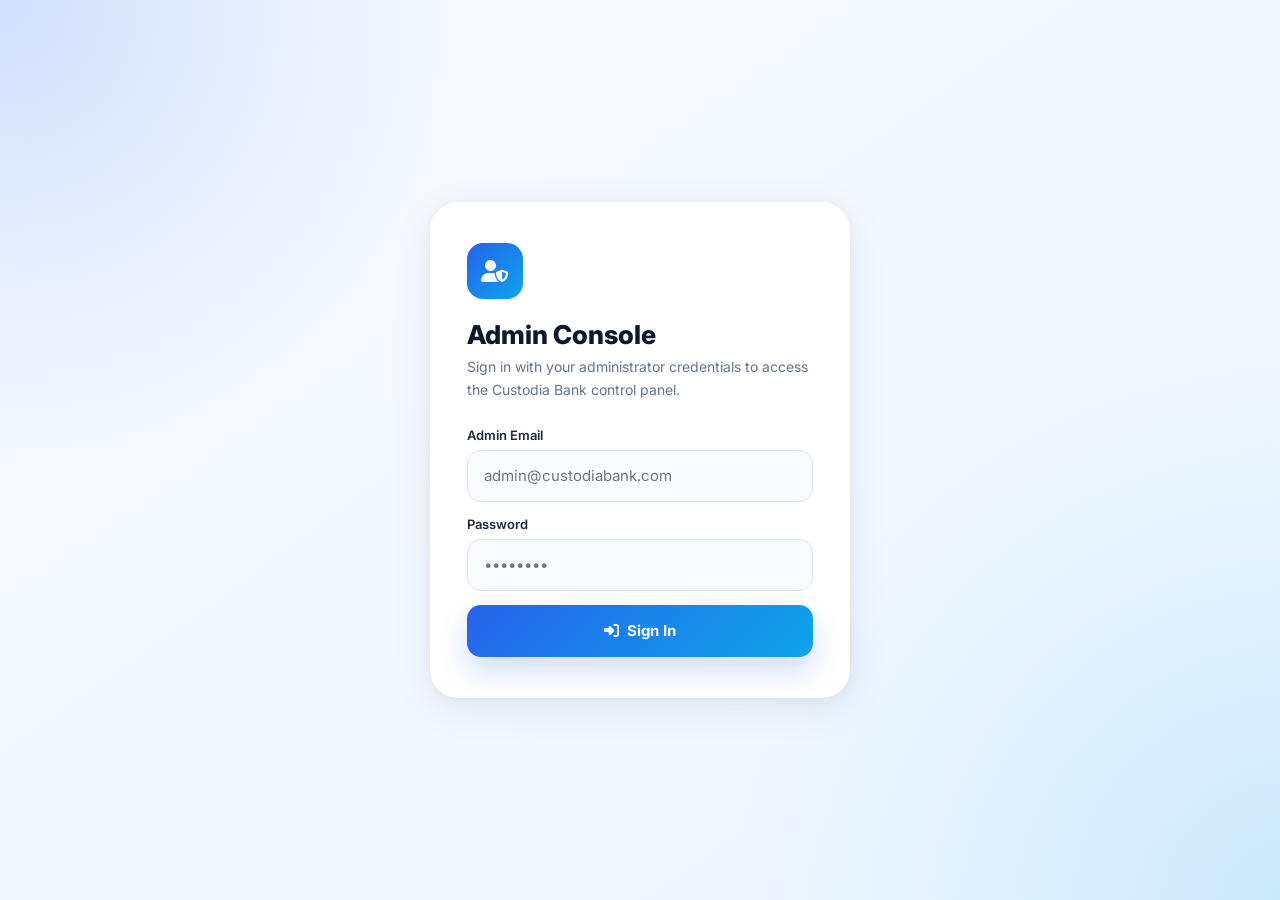
<file: admindashboard.html>
<!DOCTYPE html>
<html lang="en">
<head>
<meta charset="UTF-8"/>
<meta name="viewport" content="width=device-width, initial-scale=1.0"/>
<title>Custodia Bank — Admin</title>
<link href="https://fonts.googleapis.com/css2?family=Inter:wght@400;500;600;700;800&display=swap" rel="stylesheet">
<link rel="stylesheet" href="https://cdnjs.cloudflare.com/ajax/libs/font-awesome/6.5.2/css/all.min.css"/>
<style>
*{margin:0;padding:0;box-sizing:border-box;font-family:'Inter',sans-serif;}
body{background:#f4f7fb;color:#0f172a;min-height:100dvh;overflow-x:hidden;}
a{text-decoration:none;color:inherit;}

/* ══════════════════════════════════════
   LOGIN GATE
══════════════════════════════════════ */
.gate{
  position:fixed;inset:0;z-index:2000;
  display:flex;align-items:center;justify-content:center;padding:20px;
  background:radial-gradient(circle at top left,rgba(37,99,235,.18),transparent 30%),
             radial-gradient(circle at bottom right,rgba(14,165,233,.15),transparent 35%),
             linear-gradient(to bottom right,#f8fbff,#edf5ff);
}
.gate.hidden{display:none;}
.gate-card{
  width:100%;max-width:420px;background:#fff;border-radius:28px;padding:40px 36px;
  box-shadow:0 10px 40px rgba(15,23,42,.08),0 2px 10px rgba(15,23,42,.04);
  border:1px solid rgba(255,255,255,.8);
}
.gate-icon{
  width:56px;height:56px;border-radius:16px;
  background:linear-gradient(135deg,#2563eb,#0ea5e9);
  display:flex;align-items:center;justify-content:center;
  color:#fff;font-size:22px;margin-bottom:20px;
}
.gate-card h1{font-size:26px;font-weight:800;margin-bottom:6px;}
.gate-card>p{color:#64748b;font-size:14px;margin-bottom:26px;line-height:1.6;}
.form-group{margin-bottom:14px;}
.form-group label{display:block;margin-bottom:7px;font-size:13px;font-weight:600;color:#1e293b;}
.form-group input{
  width:100%;height:52px;border-radius:14px;border:1px solid #dbe5f3;
  background:#f8fbff;padding:0 16px;font-size:15px;outline:none;transition:.25s;
}
.form-group input:focus{border-color:#2563eb;background:#fff;box-shadow:0 0 0 4px rgba(37,99,235,.1);}
.gate-btn{
  width:100%;height:52px;border:none;border-radius:14px;margin-top:6px;
  background:linear-gradient(135deg,#2563eb,#0ea5e9);color:#fff;
  font-size:15px;font-weight:700;cursor:pointer;transition:.25s;
  box-shadow:0 14px 28px rgba(37,99,235,.22);
  display:flex;align-items:center;justify-content:center;gap:8px;font-family:inherit;
}
.gate-btn:hover:not(:disabled){transform:translateY(-2px);}
.gate-btn:disabled{opacity:.6;cursor:not-allowed;transform:none;}
.gate-err{
  margin-top:14px;padding:11px 14px;border-radius:12px;font-size:13.5px;font-weight:600;
  background:#fef2f2;border:1px solid #fecaca;color:#dc2626;display:none;
}
.spinner{width:18px;height:18px;border:2px solid rgba(255,255,255,.4);border-top-color:#fff;border-radius:50%;animation:spin .6s linear infinite;}
@keyframes spin{to{transform:rotate(360deg);}}

/* ══════════════════════════════════════
   APP SHELL
══════════════════════════════════════ */
.app{display:none;}
.app.ready{display:block;}

.overlay{
  position:fixed;inset:0;background:rgba(15,23,42,.45);backdrop-filter:blur(4px);
  z-index:1000;opacity:0;visibility:hidden;transition:.3s;
}
.overlay.on{opacity:1;visibility:visible;}

/* ── Sidebar ── */
.sidebar{
  position:fixed;top:0;left:-280px;width:260px;height:100dvh;
  background:#fff;z-index:1100;padding:22px 18px;overflow-y:auto;
  transition:.35s;border-right:1px solid #e2e8f0;
}
.sidebar.open{left:0;}
@media(min-width:1000px){
  .sidebar{left:0;}
  .main{margin-left:260px;}
  .menu-btn{display:none !important;}
}

.logo{display:flex;align-items:center;gap:12px;margin-bottom:28px;padding-bottom:18px;border-bottom:1px solid #f1f5f9;}
.logo-badge{
  width:42px;height:42px;border-radius:13px;flex-shrink:0;
  background:linear-gradient(135deg,#0f172a,#2563eb);
  display:flex;align-items:center;justify-content:center;color:#fff;font-size:18px;
}
.logo h2{font-size:16px;font-weight:800;}
.logo p{font-size:11px;color:#94a3b8;font-weight:600;text-transform:uppercase;letter-spacing:.5px;}

.nav-section{font-size:11px;font-weight:700;color:#94a3b8;margin:18px 0 8px;text-transform:uppercase;letter-spacing:1px;}
.nav-link{
  display:flex;align-items:center;gap:13px;padding:12px 14px;border-radius:14px;
  margin-bottom:4px;font-size:14px;font-weight:600;color:#334155;cursor:pointer;transition:.2s;
}
.nav-link i{width:18px;font-size:15px;text-align:center;}
.nav-link:hover{background:#f8fafc;}
.nav-link.active{background:#eff6ff;color:#2563eb;}
.nav-link .pill{
  margin-left:auto;background:#ef4444;color:#fff;
  font-size:10.5px;font-weight:700;padding:2px 7px;border-radius:99px;
}
.nav-logout{margin-top:16px;background:#fef2f2 !important;color:#dc2626 !important;}

/* ── Main ── */
.main{padding:16px;padding-bottom:60px;}

/* ══════════════════════════════════════
   TOP NAV — matches accountdashboard.html exactly
══════════════════════════════════════ */
.topbar{
  position:sticky;top:10px;z-index:50;
  background:rgba(255,255,255,.9);backdrop-filter:blur(16px);
  border-radius:24px;padding:14px 16px;
  display:flex;align-items:center;justify-content:space-between;gap:14px;
  margin-bottom:22px;border:1px solid #e2e8f0;
  box-shadow:0 10px 25px rgba(15,23,42,.06);
}
.top-left{display:flex;align-items:center;gap:12px;flex:1;}
.menu-btn{
  width:30px;height:30px;border:none;border-radius:16px;background:#f8fafc;
  cursor:pointer;transition:.2s;font-size:18px;color:#0f172a;flex-shrink:0;
}
.menu-btn:active{transform:scale(.95);}
.search{
  background:#f8fafc;border-radius:16px;height:48px;
  display:flex;align-items:center;gap:10px;padding:0 16px;
  flex:1;border:1px solid #e2e8f0;
}
.search i{color:#64748b;font-size:15px;}
.search input{width:100%;border:none;outline:none;background:none;font-size:14px;}
.topbar-right{display:flex;align-items:center;gap:14px;margin-left:auto;}
.notification-btn{
  width:30px;height:30px;border-radius:16px;background:#f8fafc;
  border:1px solid #e2e8f0;display:flex;align-items:center;justify-content:center;
  cursor:pointer;position:relative;transition:.25s;flex-shrink:0;
}
.notification-btn:hover{background:#eff6ff;}
.notification-btn i{font-size:18px;color:#334155;}
.notification-badge{
  position:absolute;top:-6px;right:-6px;min-width:16px;height:16px;padding:0 4px;
  border-radius:999px;background:#ef4444;border:2px solid #fff;
  display:flex;align-items:center;justify-content:center;
  font-size:10px;font-weight:800;line-height:1;color:#fff;box-sizing:border-box;
}
.notification-badge:empty{min-width:10px;width:10px;height:10px;padding:0;}
.profile{display:flex;align-items:center;gap:12px;cursor:pointer;}
.avatar-wrap{
  position:relative;display:inline-flex;align-items:center;justify-content:center;
  flex-shrink:0;border-radius:50%;
  background:linear-gradient(135deg,#2563eb,#0ea5e9);color:#fff;
}
.topbar-avatar{width:36px;height:36px;font-size:17px;}
.profile h4{font-size:14px;font-weight:700;}
.profile p{font-size:12px;color:#64748b;}
@media(max-width:700px){.profile-text{display:none;}}
@media(max-width:560px){.search{display:none;}}

/* ══════════════════════════════════════
   PAGES
══════════════════════════════════════ */
.page{display:none;}
.page.active{display:block;}

/* ── Stat cards ── */
.stat-grid{display:grid;grid-template-columns:repeat(4,1fr);gap:16px;margin-bottom:22px;}
@media(max-width:1100px){.stat-grid{grid-template-columns:repeat(2,1fr);}}
@media(max-width:560px){.stat-grid{grid-template-columns:1fr 1fr;}}
.stat-card{
  background:#fff;border-radius:20px;padding:20px;
  border:1px solid #e2e8f0;box-shadow:0 6px 18px rgba(15,23,42,.04);
}
.stat-head{display:flex;align-items:center;justify-content:space-between;margin-bottom:14px;}
.stat-ico{
  width:38px;height:38px;border-radius:12px;
  display:flex;align-items:center;justify-content:center;font-size:15px;
}
.stat-card h3{font-size:24px;font-weight:800;margin-bottom:3px;}
.stat-card span{font-size:12.5px;color:#94a3b8;font-weight:600;}

/* ── Panel ── */
.panel{
  background:#fff;border-radius:22px;border:1px solid #e2e8f0;
  box-shadow:0 6px 18px rgba(15,23,42,.04);margin-bottom:20px;overflow:hidden;
}
.panel-head{
  display:flex;align-items:center;justify-content:space-between;gap:12px;
  padding:18px 20px;border-bottom:1px solid #f1f5f9;flex-wrap:wrap;
}
.panel-head h3{font-size:15px;font-weight:800;}
.panel-head p{font-size:12px;color:#94a3b8;margin-top:2px;}
.panel-tools{display:flex;gap:10px;flex-wrap:wrap;align-items:center;}
.panel-body{padding:20px;}

/* ── Buttons ── */
.btn{
  height:40px;padding:0 16px;border-radius:13px;border:none;
  font-size:13px;font-weight:700;cursor:pointer;transition:.2s;
  display:inline-flex;align-items:center;gap:7px;font-family:inherit;
}
.btn-primary{background:linear-gradient(135deg,#2563eb,#0ea5e9);color:#fff;box-shadow:0 8px 20px rgba(37,99,235,.2);}
.btn-primary:hover{transform:translateY(-1px);}
.btn-ghost{background:#f8fafc;color:#334155;border:1px solid #e2e8f0;}
.btn-ghost:hover{background:#f1f5f9;}
.btn-danger{background:#fef2f2;color:#dc2626;border:1px solid #fecaca;}
.btn-danger:hover{background:#fee2e2;}
.btn-success{background:#f0fdf4;color:#16a34a;border:1px solid #bbf7d0;}
.btn-sm{height:34px;padding:0 12px;font-size:12px;border-radius:10px;}
.btn:disabled{opacity:.5;cursor:not-allowed;transform:none !important;}

.input-sm{
  height:40px;border-radius:12px;border:1px solid #dbe5f3;background:#f8fbff;
  padding:0 13px;font-size:13px;outline:none;transition:.2s;font-family:inherit;
}
.input-sm:focus{border-color:#2563eb;background:#fff;}
select.input-sm{
  appearance:none;
  background-image:url("data:image/svg+xml,%3Csvg xmlns='http://www.w3.org/2000/svg' width='12' height='8'%3E%3Cpath d='M1 1l5 5 5-5' stroke='%2364748b' stroke-width='1.6' fill='none'/%3E%3C/svg%3E");
  background-repeat:no-repeat;background-position:right 12px center;padding-right:32px;
}

/* ── Table ── */
.tbl-wrap{overflow-x:auto;}
table{width:100%;border-collapse:collapse;font-size:13px;}
thead th{
  text-align:left;font-size:11px;text-transform:uppercase;letter-spacing:.5px;
  color:#94a3b8;font-weight:700;padding:0 14px 12px;white-space:nowrap;
}
tbody td{padding:13px 14px;border-top:1px solid #f1f5f9;vertical-align:middle;white-space:nowrap;}
tbody tr:hover{background:#f8fafc;}
.cell-user{display:flex;align-items:center;gap:10px;}
.row-av{
  width:32px;height:32px;border-radius:50%;flex-shrink:0;overflow:hidden;
  background:#eff6ff;color:#2563eb;font-weight:700;font-size:12px;
  display:flex;align-items:center;justify-content:center;
}
.row-av img{width:100%;height:100%;object-fit:cover;}
.cell-user strong{display:block;font-weight:700;}
.cell-user small{display:block;font-size:11px;color:#94a3b8;}
.badge{font-size:11px;font-weight:700;padding:4px 10px;border-radius:99px;display:inline-block;}
.bg{background:#f0fdf4;color:#16a34a;}
.br{background:#fef2f2;color:#dc2626;}
.by{background:#fffbeb;color:#d97706;}
.bb{background:#eff6ff;color:#2563eb;}
.bs{background:#f1f5f9;color:#64748b;}
.acts{display:flex;gap:5px;}
.ia{
  width:30px;height:30px;border-radius:9px;border:1px solid #e2e8f0;
  background:#fff;color:#334155;display:flex;align-items:center;justify-content:center;
  cursor:pointer;font-size:12px;transition:.15s;
}
.ia:hover{background:#f8fafc;}
.ia.ap{color:#16a34a;border-color:#bbf7d0;background:#f0fdf4;}
.ia.de{color:#dc2626;border-color:#fecaca;background:#fef2f2;}
.empty-row td{padding:50px 20px;text-align:center;color:#94a3b8;}
.empty-row td i{font-size:28px;display:block;margin-bottom:10px;color:#cbd5e1;}

/* skeleton shimmer */
.skel{height:13px;border-radius:8px;background:linear-gradient(90deg,#e2e8f0 25%,#eef2f7 50%,#e2e8f0 75%);
  background-size:600px;animation:shim 1.4s infinite linear;}
@keyframes shim{0%{background-position:-600px}100%{background-position:600px}}

.pager{display:flex;align-items:center;justify-content:space-between;padding:13px 20px;border-top:1px solid #f1f5f9;gap:10px;flex-wrap:wrap;}
.pager span{font-size:12px;color:#94a3b8;}
.pager-btns{display:flex;gap:6px;}

/* ── Form ── */
.form-grid{display:grid;grid-template-columns:1fr 1fr;gap:14px;}
@media(max-width:640px){.form-grid{grid-template-columns:1fr;}}
.fg{display:flex;flex-direction:column;gap:7px;}
.fg label{font-size:12.5px;font-weight:700;color:#1e293b;}
.fg .input-sm{height:46px;}

/* ── Notepad-style expandable textarea ── */
.notepad-textarea{
  width:100%;
  box-sizing:border-box;
  min-height:120px;
  max-height:480px;
  overflow-y:auto;
  resize:none;
  border-radius:12px;
  border:1px solid #dbe5f3;
  background:
    linear-gradient(#f8fbff 0 0) padding-box,
    repeating-linear-gradient(
      to bottom,
      transparent 0,
      transparent 27px,
      #e2ebf7 28px
    );
  background-position: 0 26px;
  background-attachment: local;
  padding:12px 16px 12px 20px;
  font-size:13.5px;
  font-family:inherit;
  line-height:28px;
  color:#1e293b;
  outline:none;
  transition:.2s;
  position:relative;
  border-left:4px solid #fca5a5;
}
.notepad-textarea:focus{
  border-color:#2563eb;
  border-left-color:#f87171;
  background-color:#fff;
}
.notepad-textarea::placeholder{
  color:#94a3b8;
  line-height:28px;
}

/* ── Modal ── */
.modal-bg{
  position:fixed;inset:0;background:rgba(15,23,42,.5);backdrop-filter:blur(4px);
  z-index:1500;display:flex;align-items:center;justify-content:center;
  padding:20px;opacity:0;visibility:hidden;transition:.25s;
}
.modal-bg.on{opacity:1;visibility:visible;}
.modal{
  width:100%;max-width:500px;background:#fff;border-radius:24px;padding:28px;
  max-height:90vh;overflow-y:auto;transform:translateY(12px);transition:.25s;
}
.modal-bg.on .modal{transform:translateY(0);}
.modal-hd{display:flex;align-items:center;justify-content:space-between;margin-bottom:18px;}
.modal-hd h3{font-size:18px;font-weight:800;}
.modal-x{width:32px;height:32px;border-radius:10px;border:none;background:#f8fafc;cursor:pointer;color:#334155;font-size:16px;}
.detail-row{display:flex;justify-content:space-between;align-items:center;padding:10px 0;border-bottom:1px solid #f1f5f9;font-size:13px;}
.detail-row:last-child{border-bottom:none;}
.detail-row span:first-child{color:#94a3b8;font-weight:600;}
.detail-row span:last-child{font-weight:700;}
.m-msg{margin-top:14px;padding:10px 14px;border-radius:12px;font-size:13px;font-weight:600;display:none;}
.m-msg.err{display:block;background:#fef2f2;border:1px solid #fecaca;color:#dc2626;}
.m-msg.ok{display:block;background:#f0fdf4;border:1px solid #bbf7d0;color:#16a34a;}
.m-acts{display:flex;gap:10px;margin-top:18px;}
.m-acts .btn{flex:1;justify-content:center;height:46px;}
.m-sep{margin:18px 0;border:none;border-top:1px solid #f1f5f9;}

/* ── Toast ── */
.toasts{position:fixed;bottom:20px;right:20px;z-index:3000;display:flex;flex-direction:column;gap:8px;}
.toast{
  background:#0f172a;color:#fff;padding:12px 18px;border-radius:13px;font-size:13px;font-weight:600;
  box-shadow:0 12px 28px rgba(15,23,42,.25);display:flex;align-items:center;gap:10px;min-width:230px;
  opacity:0;transform:translateY(6px);transition:.25s;
}
.toast.on{opacity:1;transform:translateY(0);}
.toast.ok i{color:#4ade80;}
.toast.er i{color:#f87171;}

/* ── Tiers / cards / joint-account additions ── */
.bt-bronze{background:#fef3e8;color:#b45309;}
.bt-silver{background:#f1f5f9;color:#475569;}
.bt-gold{background:#fffbeb;color:#b7791f;}
.bt-platinum{background:#eef2ff;color:#4338ca;}
.sec-title{font-size:12.5px;font-weight:700;color:#94a3b8;margin:0 0 10px;letter-spacing:.02em;text-transform:uppercase;}
.m-hero{display:flex;align-items:center;gap:14px;margin-bottom:14px;}
.m-hero .row-av{width:52px;height:52px;border-radius:14px;font-size:16px;}
.m-hero h4{font-size:16px;font-weight:800;margin-bottom:3px;}
.m-hero .chips{display:flex;flex-wrap:wrap;gap:6px;}
.id-photos{display:flex;gap:12px;flex-wrap:wrap;margin:6px 0 2px;}
.id-photo{width:92px;text-align:center;font-size:11px;color:#64748b;font-weight:600;}
.id-photo img,.id-photo .ph{width:92px;height:92px;border-radius:14px;object-fit:cover;border:1px solid #e2e8f0;background:#f8fafc;display:flex;align-items:center;justify-content:center;color:#94a3b8;font-size:24px;cursor:pointer;}
.id-photo .ph{cursor:default;}
.sig-item{display:flex;gap:12px;align-items:center;padding:10px 0;border-bottom:1px solid #f1f5f9;font-size:13px;}
.sig-item:last-child{border-bottom:0;}
.sig-item .row-av{width:38px;height:38px;border-radius:11px;font-size:12px;flex:none;}
.sig-item div.sg{flex:1;min-width:0;}
.sig-item strong{display:block;font-weight:700;}
.sig-item small{display:block;color:#94a3b8;font-size:11.5px;word-break:break-word;}
.inline-row{display:flex;gap:10px;align-items:center;flex-wrap:wrap;}
.inline-row .input-sm{flex:1;min-width:140px;}
.req-box{background:#fffbeb;border:1px solid #fde68a;border-radius:12px;padding:10px 12px;margin-top:10px;font-size:12.5px;display:flex;justify-content:space-between;align-items:center;gap:10px;flex-wrap:wrap;}
.photo-view{position:fixed;inset:0;background:rgba(15,23,42,.8);z-index:3000;display:none;align-items:center;justify-content:center;padding:24px;}
.photo-view.on{display:flex;}
.photo-view img{max-width:92vw;max-height:88vh;border-radius:14px;}
select.st-sel{height:32px;border:1px solid #e2e8f0;border-radius:9px;padding:0 8px;font-size:12px;font-weight:600;background:#fff;}
.modal{max-width:560px;}
.stat-card h3.multi{font-size:16px;line-height:1.35;}
</style>
</head>
<body>

<!-- ═══════════════ LOGIN GATE ═══════════════ -->
<div class="gate" id="gate">
  <div class="gate-card">
    <div class="gate-icon"><i class="fa-solid fa-user-shield"></i></div>
    <h1>Admin Console</h1>
    <p>Sign in with your administrator credentials to access the Custodia Bank control panel.</p>
    <div class="form-group">
      <label>Admin Email</label>
      <input type="email" id="gEmail" placeholder="admin@custodiabank.com" autocomplete="username">
    </div>
    <div class="form-group">
      <label>Password</label>
      <input type="password" id="gPass" placeholder="••••••••" autocomplete="current-password">
    </div>
    <button class="gate-btn" id="gBtn" onclick="doLogin()">
      <i class="fa-solid fa-right-to-bracket"></i> Sign In
    </button>
    <p class="gate-err" id="gErr"></p>
  </div>
</div>

<!-- ═══════════════ APP ═══════════════ -->
<div class="app" id="app">
  <div class="overlay" id="overlay" onclick="closeSidebar()"></div>

  <!-- SIDEBAR -->
  <aside class="sidebar" id="sidebar">
    <div class="logo">
      <div class="logo-badge"><i class="fa-solid fa-shield-halved"></i></div>
      <div><h2>Custodia Admin</h2><p>Control Panel</p></div>
    </div>

    <div class="nav-section">Overview</div>
    <a class="nav-link active" data-p="pgDash" onclick="go('pgDash',this)"><i class="fa-solid fa-gauge-high"></i>Dashboard</a>

    <div class="nav-section">Management</div>
    <a class="nav-link" data-p="pgUsers" onclick="go('pgUsers',this)"><i class="fa-solid fa-users"></i>Users</a>
    <a class="nav-link" data-p="pgDeposits" onclick="go('pgDeposits',this)"><i class="fa-solid fa-circle-arrow-down"></i>Deposits<span class="pill" id="pilDep" style="display:none">0</span></a>
    <a class="nav-link" data-p="pgWithdrawals" onclick="go('pgWithdrawals',this)"><i class="fa-solid fa-circle-arrow-up"></i>Withdrawals<span class="pill" id="pilWd" style="display:none">0</span></a>
    <a class="nav-link" data-p="pgTransfers" onclick="go('pgTransfers',this)"><i class="fa-solid fa-right-left"></i>Transfers<span class="pill" id="pilTxf" style="display:none">0</span></a>
    <a class="nav-link" data-p="pgCards" onclick="go('pgCards',this)"><i class="fa-solid fa-credit-card"></i>Cards<span class="pill" id="pilCard" style="display:none">0</span></a>
    <a class="nav-link" data-p="pgTiers" onclick="go('pgTiers',this)"><i class="fa-solid fa-medal"></i>Tier Requests<span class="pill" id="pilTier" style="display:none">0</span></a>
    <a class="nav-link" data-p="pgTxns" onclick="go('pgTxns',this)"><i class="fa-solid fa-list-ul"></i>All Transactions</a>
    <a class="nav-link" data-p="pgNotif" onclick="go('pgNotif',this)"><i class="fa-solid fa-bullhorn"></i>Send Notification</a>

    <div class="nav-section">Settings</div>
    <a class="nav-link" data-p="pgSettings" onclick="go('pgSettings',this)"><i class="fa-solid fa-gear"></i>Settings</a>
    <a class="nav-link nav-logout" onclick="doLogout()"><i class="fa-solid fa-arrow-right-from-bracket"></i>Log Out</a>
  </aside>

  <!-- MAIN -->
  <main class="main">

    <!-- TOP NAV -->
    <div class="topbar">
      <div class="top-left">
        <button class="menu-btn" onclick="openSidebar()"><i class="fa-solid fa-bars"></i></button>
        <div class="search">
          <i class="fa-solid fa-magnifying-glass"></i>
          <input type="text" id="gSearch" placeholder="Search users by name, email or account no…" onkeydown="if(event.key==='Enter')searchUsers()">
        </div>
      </div>
      <div class="topbar-right">
        <button class="notification-btn" onclick="go('pgNotif',document.querySelector('[data-p=pgNotif]'))">
          <i class="fa-solid fa-bell"></i>
          <span class="notification-badge" id="pendingBadge" style="display:none"></span>
        </button>
        <div class="profile" onclick="go('pgSettings',document.querySelector('[data-p=pgSettings]'))">
          <div class="avatar-wrap topbar-avatar" id="adminAvatar">A</div>
          <div class="profile-text">
            <h4 id="adminName">Admin</h4>
            <p>Administrator</p>
          </div>
        </div>
      </div>
    </div>

    <!-- ── DASHBOARD ── -->
    <section class="page active" id="pgDash">
      <div class="stat-grid">
        <div class="stat-card">
          <div class="stat-head">
            <div class="stat-ico" style="background:#eff6ff;color:#2563eb;"><i class="fa-solid fa-users"></i></div>
          </div>
          <h3 id="sUsers">—</h3><span>Total Users</span>
        </div>
        <div class="stat-card">
          <div class="stat-head">
            <div class="stat-ico" style="background:#f0fdf4;color:#16a34a;"><i class="fa-solid fa-sack-dollar"></i></div>
          </div>
          <h3 id="sBal" class="multi">—</h3><span>Total Deposits (approved)</span>
        </div>
        <div class="stat-card">
          <div class="stat-head">
            <div class="stat-ico" style="background:#fffbeb;color:#d97706;"><i class="fa-solid fa-hourglass-half"></i></div>
          </div>
          <h3 id="sPending">—</h3><span>Pending Approvals</span>
        </div>
        <div class="stat-card">
          <div class="stat-head">
            <div class="stat-ico" style="background:#fef2f2;color:#dc2626;"><i class="fa-solid fa-lock"></i></div>
          </div>
          <h3 id="sFrozen">—</h3><span>Restricted Accounts</span>
        </div>
      </div>

      <div class="panel">
        <div class="panel-head">
          <div><h3>Pending Deposits</h3><p>Awaiting your approval</p></div>
          <button class="btn btn-ghost btn-sm" onclick="go('pgDeposits',document.querySelector('[data-p=pgDeposits]'))">View All <i class="fa-solid fa-arrow-right"></i></button>
        </div>
        <div class="tbl-wrap"><table><thead><tr><th>User</th><th>Amount</th><th>Method</th><th>Reference</th><th>Date</th><th>Actions</th></tr></thead>
        <tbody id="dashDepBody"></tbody></table></div>
      </div>

      <div class="panel">
        <div class="panel-head">
          <div><h3>Pending Withdrawals</h3><p>Awaiting your approval</p></div>
          <button class="btn btn-ghost btn-sm" onclick="go('pgWithdrawals',document.querySelector('[data-p=pgWithdrawals]'))">View All <i class="fa-solid fa-arrow-right"></i></button>
        </div>
        <div class="tbl-wrap"><table><thead><tr><th>User</th><th>Amount</th><th>Method</th><th>Date</th><th>Actions</th></tr></thead>
        <tbody id="dashWdBody"></tbody></table></div>
      </div>
    </section>

    <!-- ── USERS ── -->
    <section class="page" id="pgUsers">
      <div class="panel">
        <div class="panel-head">
          <div><h3>All Users</h3><p id="userCount">Loading…</p></div>
          <div class="panel-tools">
            <input class="input-sm" id="uSearch" placeholder="Name, email or account no…" oninput="renderUsers()">
            <select class="input-sm" id="uStatus" onchange="renderUsers()">
              <option value="">All Status</option>
              <option value="Active">Active</option>
              <option value="Frozen">Frozen</option>
              <option value="Suspended">Suspended</option>
              <option value="Blocked">Blocked</option>
            </select>
            <select class="input-sm" id="uType" onchange="renderUsers()">
              <option value="">All Accounts</option>
              <option value="Individual">Individual</option>
              <option value="Joint">Joint</option>
            </select>
            <select class="input-sm" id="uTier" onchange="renderUsers()">
              <option value="">All Tiers</option>
              <option>Bronze</option><option>Silver</option><option>Gold</option><option>Platinum Elite</option>
            </select>
            <button class="btn btn-ghost btn-sm" onclick="loadUsers()"><i class="fa-solid fa-rotate-right"></i></button>
          </div>
        </div>
        <div class="tbl-wrap"><table>
          <thead><tr><th>User</th><th>Email</th><th>Account</th><th>Tier</th><th>Country</th><th>Balance</th><th>Status</th><th>Verified</th><th>Joined</th><th>Actions</th></tr></thead>
          <tbody id="usersBody"><tr><td colspan="10"><div class="skel"></div></td></tr></tbody>
        </table></div>
        <div class="pager"><span id="uPgInfo"></span><div class="pager-btns">
          <button class="btn btn-ghost btn-sm" onclick="uPage(-1)"><i class="fa-solid fa-chevron-left"></i></button>
          <button class="btn btn-ghost btn-sm" onclick="uPage(1)"><i class="fa-solid fa-chevron-right"></i></button>
        </div></div>
      </div>
    </section>

    <!-- ── DEPOSITS ── -->
    <section class="page" id="pgDeposits">
      <div class="panel">
        <div class="panel-head">
          <div><h3>Deposit Requests</h3><p id="depCount">Loading…</p></div>
          <div class="panel-tools">
            <select class="input-sm" id="depFilter" onchange="renderDeposits()">
              <option value="">All</option><option value="Pending">Pending</option>
              <option value="Approved">Approved</option><option value="Declined">Declined</option>
            </select>
            <button class="btn btn-ghost btn-sm" onclick="loadDeposits()"><i class="fa-solid fa-rotate-right"></i></button>
          </div>
        </div>
        <div class="tbl-wrap"><table>
          <thead><tr><th>User</th><th>Email</th><th>Amount</th><th>Method</th><th>Reference</th><th>Status</th><th>Date</th><th>Actions</th></tr></thead>
          <tbody id="depBody"><tr><td colspan="8"><div class="skel"></div></td></tr></tbody>
        </table></div>
        <div class="pager"><span id="depPgInfo"></span><div class="pager-btns">
          <button class="btn btn-ghost btn-sm" onclick="dPage(-1)"><i class="fa-solid fa-chevron-left"></i></button>
          <button class="btn btn-ghost btn-sm" onclick="dPage(1)"><i class="fa-solid fa-chevron-right"></i></button>
        </div></div>
      </div>
    </section>

    <!-- ── WITHDRAWALS ── -->
    <section class="page" id="pgWithdrawals">
      <div class="panel">
        <div class="panel-head">
          <div><h3>Withdrawal Requests</h3><p id="wdCount">Loading…</p></div>
          <div class="panel-tools">
            <select class="input-sm" id="wdFilter" onchange="renderWithdrawals()">
              <option value="">All</option><option value="Pending">Pending</option>
              <option value="Approved">Approved</option><option value="Declined">Declined</option>
            </select>
            <button class="btn btn-ghost btn-sm" onclick="loadWithdrawals()"><i class="fa-solid fa-rotate-right"></i></button>
          </div>
        </div>
        <div class="tbl-wrap"><table>
          <thead><tr><th>User</th><th>Email</th><th>Amount</th><th>Method</th><th>Bank Details</th><th>Status</th><th>Date</th><th>Actions</th></tr></thead>
          <tbody id="wdBody"><tr><td colspan="8"><div class="skel"></div></td></tr></tbody>
        </table></div>
        <div class="pager"><span id="wdPgInfo"></span><div class="pager-btns">
          <button class="btn btn-ghost btn-sm" onclick="wPage(-1)"><i class="fa-solid fa-chevron-left"></i></button>
          <button class="btn btn-ghost btn-sm" onclick="wPage(1)"><i class="fa-solid fa-chevron-right"></i></button>
        </div></div>
      </div>
    </section>

    <!-- ── TRANSFERS ── -->
    <section class="page" id="pgTransfers">
      <div class="panel">
        <div class="panel-head">
          <div><h3>Transfer Requests</h3><p id="txfCount">Loading…</p></div>
          <div class="panel-tools">
            <select class="input-sm" id="txfFilter" onchange="renderTransfers()">
              <option value="">All</option><option value="Pending">Pending</option>
              <option value="Completed">Completed</option><option value="Declined">Declined</option>
            </select>
            <button class="btn btn-ghost btn-sm" onclick="loadTransfers()"><i class="fa-solid fa-rotate-right"></i></button>
          </div>
        </div>
        <div class="tbl-wrap"><table>
          <thead><tr><th>User</th><th>Recipient</th><th>Bank</th><th>Amount</th><th>Type</th><th>Status</th><th>Date</th><th>Actions</th></tr></thead>
          <tbody id="txfBody"><tr><td colspan="8"><div class="skel"></div></td></tr></tbody>
        </table></div>
        <div class="pager"><span id="txfPgInfo"></span><div class="pager-btns">
          <button class="btn btn-ghost btn-sm" onclick="tfPage(-1)"><i class="fa-solid fa-chevron-left"></i></button>
          <button class="btn btn-ghost btn-sm" onclick="tfPage(1)"><i class="fa-solid fa-chevron-right"></i></button>
        </div></div>
      </div>
    </section>

    <!-- ── CARDS ── -->
    <section class="page" id="pgCards">
      <div class="panel">
        <div class="panel-head">
          <div><h3>Card Applications</h3><p id="cardCount">Loading…</p></div>
          <div class="panel-tools">
            <select class="input-sm" id="cardFilter" onchange="renderCards()">
              <option value="">All</option><option value="Not Activated">Not Activated</option>
              <option value="Active">Active</option><option value="Frozen">Frozen</option><option value="Blocked">Blocked</option>
            </select>
            <button class="btn btn-ghost btn-sm" onclick="loadCards()"><i class="fa-solid fa-rotate-right"></i></button>
          </div>
        </div>
        <div class="tbl-wrap"><table>
          <thead><tr><th>Owner</th><th>Card Number</th><th>Card Holder</th><th>Type</th><th>Expiry</th><th>Status</th><th>Actions</th></tr></thead>
          <tbody id="cardBody"><tr><td colspan="7"><div class="skel"></div></td></tr></tbody>
        </table></div>
        <div class="pager"><span id="cardPgInfo"></span><div class="pager-btns">
          <button class="btn btn-ghost btn-sm" onclick="cPage(-1)"><i class="fa-solid fa-chevron-left"></i></button>
          <button class="btn btn-ghost btn-sm" onclick="cPage(1)"><i class="fa-solid fa-chevron-right"></i></button>
        </div></div>
      </div>
    </section>

    <!-- ── TIER REQUESTS ── -->
    <section class="page" id="pgTiers">
      <div class="panel">
        <div class="panel-head">
          <div><h3>Tier Upgrade Requests</h3><p id="tierCount">Loading…</p></div>
          <div class="panel-tools"><button class="btn btn-ghost btn-sm" onclick="loadUsers()"><i class="fa-solid fa-rotate-right"></i></button></div>
        </div>
        <div class="tbl-wrap"><table>
          <thead><tr><th>User</th><th>Account</th><th>Current Tier</th><th>Requested Tier</th><th>Daily Limit (current → requested)</th><th>Actions</th></tr></thead>
          <tbody id="tierBody"><tr><td colspan="6"><div class="skel"></div></td></tr></tbody>
        </table></div>
      </div>
      <div class="panel">
        <div class="panel-head"><div><h3>Clients by Tier</h3><p>Current distribution across all accounts</p></div></div>
        <div class="panel-body"><div class="inline-row" id="tierDist"></div></div>
      </div>
    </section>

    <!-- ── ALL TRANSACTIONS ── -->
    <section class="page" id="pgTxns">
      <div class="panel">
        <div class="panel-head">
          <div><h3>All Transactions</h3><p id="txnCount">Loading…</p></div>
          <div class="panel-tools">
            <input class="input-sm" id="txnSearch" placeholder="Search name, type…" oninput="renderTxns()">
            <select class="input-sm" id="txnType" onchange="renderTxns()">
              <option value="">All Types</option>
              <option>Deposit</option><option>Withdrawal</option><option>Transfer</option>
              <option>Credit</option><option>Debit</option>
            </select>
            <button class="btn btn-ghost btn-sm" onclick="loadTxns()"><i class="fa-solid fa-rotate-right"></i></button>
          </div>
        </div>
        <div class="tbl-wrap"><table>
          <thead><tr><th>Date</th><th>User</th><th>Type</th><th>Method</th><th>Amount</th><th>Status</th></tr></thead>
          <tbody id="txnBody"><tr><td colspan="6"><div class="skel"></div></td></tr></tbody>
        </table></div>
        <div class="pager"><span id="txnPgInfo"></span><div class="pager-btns">
          <button class="btn btn-ghost btn-sm" onclick="tPage(-1)"><i class="fa-solid fa-chevron-left"></i></button>
          <button class="btn btn-ghost btn-sm" onclick="tPage(1)"><i class="fa-solid fa-chevron-right"></i></button>
        </div></div>
      </div>
    </section>

    <!-- ── SEND NOTIFICATION ── -->
    <section class="page" id="pgNotif">
      <div class="panel">
        <div class="panel-head"><div><h3>Send Notification</h3><p>Push a message to one user or all users</p></div></div>
        <div class="panel-body">
          <div class="form-grid">
            <div class="fg" style="grid-column:1/-1;">
              <label>Recipient</label>
              <select class="input-sm" id="nRecipient"><option value="all">All Users</option></select>
            </div>
            <div class="fg" style="grid-column:1/-1;">
              <label>Title</label>
              <input class="input-sm" id="nTitle" placeholder="e.g. Scheduled Maintenance">
            </div>
            <div class="fg" style="grid-column:1/-1;">
              <label>Message <span style="font-weight:400;color:#94a3b8;">(line breaks &amp; blank-line paragraphs are preserved in the email)</span></label>
              <textarea class="notepad-textarea" id="nMsg" rows="4" oninput="autoGrowTextarea(this)" placeholder="Write your notification message… &#10;&#10;Leave a blank line to start a new paragraph."></textarea>
            </div>
            <div class="fg" style="grid-column:1/-1;">
              <label style="display:flex;align-items:center;gap:8px;cursor:pointer;font-weight:600;">
                <input type="checkbox" id="nSendEmail" style="width:16px;height:16px;accent-color:#2563eb;cursor:pointer;">
                Also send as email
                <span style="font-weight:400;color:#94a3b8;">(delivers a branded email to the recipient's inbox in addition to the in-app notification)</span>
              </label>
            </div>
          </div>
          <button class="btn btn-primary" id="nBtn" style="margin-top:18px" onclick="doSendNotif()">
            <i class="fa-solid fa-paper-plane"></i> Send Notification
          </button>
          <p class="m-msg" id="nFeedback"></p>
        </div>
      </div>
    </section>

    <!-- ── SETTINGS ── -->
    <section class="page" id="pgSettings">
      <div class="panel">
        <div class="panel-head"><div><h3>Admin Account</h3></div></div>
        <div class="panel-body">
          <div class="detail-row"><span>Email</span><span id="setEmail">—</span></div>
          <div class="detail-row"><span>Role</span><span id="setRole">—</span></div>
        </div>
      </div>
      <div class="panel">
        <div class="panel-head"><div><h3>Global Wallet Address</h3><p>Shown to users as the deposit target</p></div></div>
        <div class="panel-body">
          <div class="fg">
            <label>Wallet Address</label>
            <input class="input-sm" id="walletInput" placeholder="e.g. 0x1234…abcd or a BTC address">
          </div>
          <button class="btn btn-primary" id="walletBtn" style="margin-top:14px" onclick="saveWallet()">
            <i class="fa-solid fa-floppy-disk"></i> Save Wallet
          </button>
          <p class="m-msg" id="walletMsg"></p>
        </div>
      </div>
    </section>

  </main>
</div>

<!-- ══ USER MODAL ══ -->
<div class="modal-bg" id="userModal">
  <div class="modal">
    <div class="modal-hd">
      <h3>User Details</h3>
      <button class="modal-x" onclick="closeModal('userModal')"><i class="fa-solid fa-xmark"></i></button>
    </div>
    <div id="userModalBody"></div>
    <hr class="m-sep">
    <p class="sec-title">Signatories &amp; joint holder</p>
    <div id="mSigs"><div class="skel"></div></div>
    <hr class="m-sep">
    <p class="sec-title">Edit name</p>
    <div class="form-grid">
      <div class="fg"><label>First name</label><input class="input-sm" id="mFirst"></div>
      <div class="fg"><label>Last name</label><input class="input-sm" id="mLast"></div>
    </div>
    <hr class="m-sep">
    <p class="sec-title">Client tier</p>
    <div class="inline-row">
      <select class="input-sm" id="mTier"><option>Bronze</option><option>Silver</option><option>Gold</option><option>Platinum Elite</option></select>
      <button class="btn btn-ghost btn-sm" onclick="setTierDirect()"><i class="fa-solid fa-medal"></i> Set tier</button>
    </div>
    <div id="mTierReq"></div>
    <hr class="m-sep">
    <p class="sec-title">Card</p>
    <div id="mCardBox"></div>
    <hr class="m-sep">
    <p class="sec-title">Adjust balance</p>
    <div class="form-grid">
      <div class="fg"><label id="mBalLabel">New Balance</label><input class="input-sm" type="number" id="mBalance" step="0.01" min="0"></div>
      <div class="fg"><label>Notes</label><input class="input-sm" id="mNotes" placeholder="Reason…"></div>
    </div>
    <div class="fg" id="mReasonWrap" style="margin-top:12px;">
      <label>Restriction Reason <span style="font-weight:400;color:#94a3b8;">(shown to the user on their dashboard &amp; sent by email — line breaks are preserved in the email)</span></label>
      <textarea class="input-sm" id="mStatusReason" rows="3" style="height:auto;min-height:70px;resize:vertical;line-height:1.6;padding-top:10px;" placeholder="e.g. Suspicious activity detected on this account"></textarea>
    </div>
    <div class="m-acts">
      <button class="btn btn-danger" id="mFreezeBtn" onclick="toggleFreeze()"><i class="fa-solid fa-lock"></i> <span id="mFreezeLabel">Freeze</span></button>
      <button class="btn btn-danger btn-sm" style="background:#fef2f2;color:#dc2626;border:1px solid #fecaca;" onclick="deleteUser()"><i class="fa-solid fa-trash"></i></button>
      <button class="btn btn-primary" onclick="saveUser()" style="flex:1"><i class="fa-solid fa-floppy-disk"></i> Save Changes</button>
    </div>
    <p class="m-msg" id="userModalMsg"></p>
  </div>
</div>

<div class="photo-view" id="photoView" onclick="this.classList.remove('on')"><img id="photoViewImg" alt=""></div>
<div class="toasts" id="toasts"></div>

<script>
// ─────────────────────────────────────────
const API_URL = "https://script.google.com/macros/s/AKfycbzWuV_Ilb3H79juD4ep7WvQO_1rfDgRKDbQF0_LMfOOpNafs0NAayPL6qXy4yigeI0z/exec";

// ── State ──────────────────────────────
let TOKEN  = sessionStorage.getItem('ctk') || '';
let ADMIN  = JSON.parse(sessionStorage.getItem('cad') || 'null');
let users  = [], deposits  = [], withdrawals = [], transfers = [], txns = [], cards = [];
let uPg=1, dPg=1, wPg=1, tfPg=1, tPg=1, cPg=1;
const PER = 12;
let selUser = null;

// ── API ────────────────────────────────
async function api(payload) {
  const res = await fetch(API_URL, { method:'POST', body:JSON.stringify(payload) });
  const text = await res.text();
  let data;
  try { data = JSON.parse(text); }
  catch (e) { throw new Error('The server did not return valid data. In Apps Script use Deploy > Manage deployments > Edit > New version, and set "Who has access" to Anyone. If you made a new deployment, paste its URL into API_URL.'); }
  if (data.sessionExpired) { doLogout(); return data; }
  return data;
}

// ── Helpers ────────────────────────────
function fmt(n){ return '$'+Number(n||0).toLocaleString('en-US',{minimumFractionDigits:2,maximumFractionDigits:2}); }
function esc(t){return String(t==null?'':t).replace(/[&<>"']/g,c=>({'&':'&amp;','<':'&lt;','>':'&gt;','"':'&quot;',"'":'&#39;'}[c]));}
function userById(uid){return users.find(x=>x.uid===uid)||{};}
function symOf(uid){return userById(uid).currencySymbol||'$';}
/* amount in the account's own currency */
function fmtU(uid,n){return symOf(uid)+Number(n||0).toLocaleString('en-US',{minimumFractionDigits:2,maximumFractionDigits:2});}
function tierCls(t){t=(t||'Bronze').toLowerCase();return t.startsWith('plat')?'bt-platinum':t==='gold'?'bt-gold':t==='silver'?'bt-silver':'bt-bronze';}
function tierBadge(t){return `<span class="badge ${tierCls(t)}">${esc(t||'Bronze')}</span>`;}
function viewPhoto(url){if(!url)return;document.getElementById('photoViewImg').src=url;document.getElementById('photoView').classList.add('on');}
function ini(n){ return (n||'?').trim().split(/\s+/).slice(0,2).map(w=>w[0]).join('').toUpperCase(); }
function sbadge(s){
  const m={active:'bg',approved:'bg',completed:'bg',pending:'by','pending authorization':'by',invited:'by','not activated':'by',frozen:'br',blocked:'br',suspended:'br',declined:'br',cancelled:'bs',failed:'br',authorized:'bg',joint:'bb',individual:'bs',false:'bs',true:'bb'};
  return `<span class="badge ${m[(s||'').toLowerCase()]||'bs'}">${s||'—'}</span>`;
}
function avHtml(u){
  return u.photoUrl
    ? `<div class="row-av"><img src="${esc(u.photoUrl)}"></div>`
    : `<div class="row-av">${ini(u.name)}</div>`;
}
function emRow(n,t){return `<tr class="empty-row"><td colspan="${n}"><i class="fa-solid fa-inbox"></i>${t}</td></tr>`;}
function skelRow(n){return `<tr><td colspan="${n}"><div class="skel"></div></td></tr>`;}
function toast(msg,type='ok'){
  const el=document.createElement('div');
  el.className=`toast ${type}`;
  el.innerHTML=`<i class="fa-solid ${type==='ok'?'fa-circle-check':'fa-circle-exclamation'}"></i>${msg}`;
  document.getElementById('toasts').appendChild(el);
  requestAnimationFrame(()=>el.classList.add('on'));
  setTimeout(()=>{el.classList.remove('on');setTimeout(()=>el.remove(),300);},3000);
}
function setMsg(id,text,type){const e=document.getElementById(id);e.textContent=text;e.className='m-msg '+type;}

// ── Sidebar ────────────────────────────
function openSidebar(){document.getElementById('sidebar').classList.add('open');document.getElementById('overlay').classList.add('on');}
function closeSidebar(){document.getElementById('sidebar').classList.remove('open');document.getElementById('overlay').classList.remove('on');}

// ── Navigation ─────────────────────────
const pageMeta={
  pgDash:       'Dashboard',
  pgUsers:      'Users',
  pgDeposits:   'Deposits',
  pgWithdrawals:'Withdrawals',
  pgTransfers:  'Transfers',
  pgTxns:       'All Transactions',
  pgNotif:      'Send Notification',
  pgSettings:   'Settings',
};
function go(id, el){
  document.querySelectorAll('.page').forEach(p=>p.classList.remove('active'));
  document.getElementById(id).classList.add('active');
  document.querySelectorAll('.nav-link').forEach(a=>a.classList.remove('active'));
  if(el) el.classList.add('active');
  closeSidebar();
}

// ── Login ──────────────────────────────
async function doLogin(){
  const email=(document.getElementById('gEmail').value||'').trim();
  const password=(document.getElementById('gPass').value||'').trim();
  const errEl=document.getElementById('gErr');
  errEl.style.display='none';
  if(!email||!password){errEl.textContent='Enter your email and password.';errEl.style.display='block';return;}
  const btn=document.getElementById('gBtn');
  btn.disabled=true;btn.innerHTML='<div class="spinner"></div> Signing in…';
  try{
    const d=await api({action:'adminLogin',email,password});
    if(d.status){
      TOKEN=d.token;
      ADMIN=d.admin;
      sessionStorage.setItem('ctk',TOKEN);
      sessionStorage.setItem('cad',JSON.stringify(ADMIN));
      enterApp();
    }else{
      errEl.textContent=d.message||'Invalid credentials.';
      errEl.style.display='block';
    }
  }catch(e){errEl.textContent=(e&&e.message&&e.message!=='Failed to fetch')?e.message:'Could not reach the server. Check your connection and that API_URL is the current web-app URL.';errEl.style.display='block';}
  btn.disabled=false;btn.innerHTML='<i class="fa-solid fa-right-to-bracket"></i> Sign In';
}
document.addEventListener('keydown',e=>{
  if(e.key==='Enter'&&!document.getElementById('gate').classList.contains('hidden'))doLogin();
});

function doLogout(){
  sessionStorage.removeItem('ctk');sessionStorage.removeItem('cad');
  TOKEN='';ADMIN=null;
  document.getElementById('app').classList.remove('ready');
  document.getElementById('gate').classList.remove('hidden');
}

function enterApp(){
  document.getElementById('gate').classList.add('hidden');
  document.getElementById('app').classList.add('ready');
  document.getElementById('adminName').textContent=ADMIN.email||'Admin';
  document.getElementById('adminAvatar').textContent=ini(ADMIN.email);
  document.getElementById('setEmail').textContent=ADMIN.email||'—';
  document.getElementById('setRole').textContent=ADMIN.role||'admin';
  loadAll();
}

// ── Auto-restore session ────────────────
if(TOKEN&&ADMIN){ enterApp(); }

// ── Load All ───────────────────────────
async function loadAll(){
  await Promise.all([loadUsers(true),loadDeposits(true),loadWithdrawals(true),loadTransfers(true),loadTxns(true),loadCards(true)]);
  renderStats();
  renderDashPending();
  updatePills();
}

// ── Stats ──────────────────────────────
function renderStats(){
  document.getElementById('sUsers').textContent=users.length.toLocaleString();
  // approved deposits, totalled per currency (accounts hold different currencies)
  const byCur={};
  deposits.filter(d=>d.status==='Approved').forEach(d=>{const k=symOf(d.uid);byCur[k]=(byCur[k]||0)+d.amount;});
  const parts=Object.keys(byCur).map(k=>k+byCur[k].toLocaleString('en-US',{minimumFractionDigits:2,maximumFractionDigits:2}));
  document.getElementById('sBal').textContent=parts.length?parts.join(' · '):'—';
  const pending=pendingCount();
  document.getElementById('sPending').textContent=pending.toLocaleString();
  document.getElementById('sFrozen').textContent=users.filter(u=>(u.status||'Active').toLowerCase()!=='active').length.toLocaleString();
  // badge on bell
  const el=document.getElementById('pendingBadge');
  if(pending>0){el.textContent=pending>99?'99+':pending;el.style.display='flex';}else{el.style.display='none';}
}

function pendingCount(){
  return deposits.filter(d=>d.status==='Pending').length+withdrawals.filter(w=>w.status==='Pending').length+
         transfers.filter(t=>t.status==='Pending').length+users.filter(u=>u.tierRequest).length+
         cards.filter(c=>c.status==='Not Activated').length;
}
function updatePills(){
  const pd=deposits.filter(d=>d.status==='Pending').length;
  const pw=withdrawals.filter(w=>w.status==='Pending').length;
  const pt=transfers.filter(t=>t.status==='Pending').length;
  setPill('pilDep',pd);setPill('pilWd',pw);setPill('pilTxf',pt);
  setPill('pilCard',cards.filter(c=>c.status==='Not Activated').length);
  setPill('pilTier',users.filter(u=>u.tierRequest).length);
}
function setPill(id,n){const e=document.getElementById(id);if(n>0){e.textContent=n;e.style.display='inline-block';}else{e.style.display='none';}}

// ── Dashboard pending panels ────────────
function renderDashPending(){
  const pDeps=deposits.filter(d=>d.status==='Pending').slice(0,5);
  document.getElementById('dashDepBody').innerHTML=pDeps.length?pDeps.map(d=>`
    <tr>
      <td>${esc(d.name)}</td><td>${fmtU(d.uid,d.amount)}</td><td>${esc(d.method)}</td>
      <td>${esc(d.reference)||'—'}</td><td>${d.date}</td>
      <td><div class="acts">
        <button class="ia ap" onclick="decideDeposit('${d.depId}','approve')" title="Approve"><i class="fa-solid fa-check"></i></button>
        <button class="ia de" onclick="decideDeposit('${d.depId}','decline')" title="Decline"><i class="fa-solid fa-xmark"></i></button>
      </div></td>
    </tr>`).join(''):emRow(6,'No pending deposits');

  const pWds=withdrawals.filter(w=>w.status==='Pending').slice(0,5);
  document.getElementById('dashWdBody').innerHTML=pWds.length?pWds.map(w=>`
    <tr>
      <td>${esc(w.name)}</td><td>${fmtU(w.uid,w.amount)}</td><td>${esc(w.method)}</td><td>${w.date}</td>
      <td><div class="acts">
        <button class="ia ap" onclick="decideWd('${w.wdId}','approve')" title="Approve"><i class="fa-solid fa-check"></i></button>
        <button class="ia de" onclick="decideWd('${w.wdId}','decline')" title="Decline"><i class="fa-solid fa-xmark"></i></button>
      </div></td>
    </tr>`).join(''):emRow(5,'No pending withdrawals');
}

// ── Users ──────────────────────────────
async function loadUsers(silent){
  if(!silent) document.getElementById('usersBody').innerHTML=skelRow(10);
  const d=await api({action:'getAllUsers',token:TOKEN});
  users=(d.status&&d.users)?d.users:[];
  populateNotifSelect();
  uPg=1;renderUsers();
}
function renderUsers(){
  const q=(document.getElementById('uSearch').value||'').toLowerCase();
  const sf=document.getElementById('uStatus').value;
  const tyf=document.getElementById('uType').value;
  const tif=document.getElementById('uTier').value;
  let f=users.filter(u=>
    (!q||(u.name||'').toLowerCase().includes(q)||(u.email||'').toLowerCase().includes(q)||
         (u.jointName||'').toLowerCase().includes(q)||String(u.accountNumber||'').includes(q))&&
    (!sf||(u.status||'Active')===sf)&&
    (!tyf||(u.accountType||'Individual')===tyf)&&
    (!tif||(u.clientTier||'Bronze')===tif)
  );
  document.getElementById('userCount').textContent=`${f.length} user${f.length===1?'':'s'}`;
  const tp=Math.max(1,Math.ceil(f.length/PER));uPg=Math.min(uPg,tp);
  const pg=f.slice((uPg-1)*PER,uPg*PER);
  document.getElementById('usersBody').innerHTML=pg.length?pg.map(u=>`
    <tr>
      <td><div class="cell-user">${avHtml(u)}<div><strong>${esc(u.name)||'—'}${u.accountType==='Joint'?' <span style="color:#94a3b8;font-weight:600">&amp; '+esc(u.jointName)+'</span>':''}</strong><small>${esc(u.uid)}</small></div></div></td>
      <td>${esc(u.email)}${u.jointEmail?'<small style="display:block;color:#94a3b8;font-size:11px;">'+esc(u.jointEmail)+'</small>':''}</td>
      <td>${sbadge(u.accountType||'Individual')}</td>
      <td>${tierBadge(u.clientTier)}${u.tierRequest?' <span class="badge by" title="Upgrade requested">→ '+esc(u.tierRequest)+'</span>':''}</td>
      <td>${esc(u.country)||'—'}</td><td>${fmtU(u.uid,u.balance)}</td>
      <td>${sbadge(u.status||'Active')}</td>
      <td>${sbadge(u.verified?'Verified':'Unverified')}</td>
      <td>${u.dateRegistered?u.dateRegistered.slice(0,10):'—'}</td>
      <td><button class="ia" onclick="openUserModal('${u.uid}')" title="Edit"><i class="fa-solid fa-pen-to-square"></i></button></td>
    </tr>`).join(''):emRow(10,'No matching users');
  document.getElementById('uPgInfo').textContent=f.length?`Page ${uPg} of ${tp}`:'';
  renderTiers();
}
function uPage(d){uPg=Math.max(1,uPg+d);renderUsers();}
function searchUsers(){
  const q=document.getElementById('gSearch').value.trim();
  document.getElementById('uSearch').value=q;
  go('pgUsers',document.querySelector('[data-p=pgUsers]'));
  renderUsers();
}

// ── User Modal ─────────────────────────
function openUserModal(uid){
  selUser=users.find(u=>u.uid===uid);
  if(!selUser)return;
  const u=selUser, joint=u.accountType==='Joint';
  const row=(l,v)=>`<div class="detail-row"><span>${l}</span><span style="text-align:right;max-width:62%;word-break:break-word;">${v}</span></div>`;
  const photo=(url,label)=>url?`<div class="id-photo"><img src="${esc(url)}" alt="" onclick="viewPhoto(this.src)">${label}</div>`:`<div class="id-photo"><div class="ph"><i class="fa-solid fa-user"></i></div>${label}<br>(missing)</div>`;
  document.getElementById('userModalBody').innerHTML=`
    <div class="m-hero">${avHtml(u)}<div><h4>${esc(u.name)}${joint?' &amp; '+esc(u.jointName):''}</h4>
      <div class="chips">${sbadge(u.accountType||'Individual')}${tierBadge(u.clientTier)}${sbadge(u.status||'Active')}${sbadge(u.verified?'Verified':'Unverified')}</div></div></div>
    ${row('UID',esc(u.uid))}
    ${row('First name',esc(u.firstName)||'—')}
    ${row('Last name',esc(u.lastName)||'—')}
    ${row('Gender',esc(u.gender)||'—')}
    ${row('Email',esc(u.email)||'—')}
    ${row('Phone',esc(u.phoneNumber)||'—')}
    ${row('Address',esc(u.address)||'—')}
    ${row('Country',esc(u.country)||'—')}
    ${row('Currency',esc((u.currencyCode||'')+(u.currencySymbol?' ('+u.currencySymbol+')':''))||'—')}
    ${row('Account #',esc(u.accountNumber)||'—')}
    ${row('Balance',fmtU(u.uid,u.balance))}
    ${row('Total deposits',fmtU(u.uid,u.totalDeposits))}
    ${row('Total withdrawals',fmtU(u.uid,u.totalWithdrawals))}
    ${row('Total transfers',fmtU(u.uid,u.totalTransfers))}
    ${row('Last login',esc(u.lastLogin)||'—')}
    <p class="sec-title" style="margin-top:14px;">Identification photos</p>
    <div class="id-photos">${photo(u.photoUrl,'Primary holder')}${joint?photo(u.jointPhotoUrl,'Joint holder'):''}</div>`;
  document.getElementById('mBalance').value=u.balance||0;
  document.getElementById('mBalLabel').textContent='New Balance ('+(u.currencyCode||'')+')';
  document.getElementById('mNotes').value=u.notes||'';
  document.getElementById('mFirst').value=u.firstName||'';
  document.getElementById('mLast').value=u.lastName||'';
  document.getElementById('mStatusReason').value=u.statusReason||'';
  const frozen=(u.status||'Active').toLowerCase()!=='active';
  document.getElementById('mFreezeLabel').textContent=frozen?'Reactivate':'Freeze';
  document.getElementById('mFreezeBtn').className=frozen?'btn btn-success':'btn btn-danger';
  document.getElementById('mReasonWrap').style.display=frozen?'none':'block';
  document.getElementById('userModalMsg').style.display='none';
  renderModalTier();
  renderModalCard();
  document.getElementById('mSigs').innerHTML='<div class="skel"></div>';
  document.getElementById('userModal').classList.add('on');
  loadModalSigs(u.uid);
}
async function loadModalSigs(uid){
  const d=await api({action:'getUserSignatories',token:TOKEN,uid});
  const box=document.getElementById('mSigs');
  if(!selUser||selUser.uid!==uid)return;
  if(!d.status){box.innerHTML='<p style="font-size:12.5px;color:#94a3b8;">Could not load signatories.</p>';return;}
  const list=(d.signatories||[]).filter(x=>x.status!=='Cancelled');
  let html=`<div class="sig-item"><div class="row-av">${ini(selUser.name)}</div><div class="sg"><strong>${esc(selUser.name)}</strong><small>${esc(selUser.email)}</small></div><span class="badge bb">Primary holder</span></div>`;
  html+=list.map(x=>`<div class="sig-item">
      ${x.photoUrl?`<div class="row-av"><img src="${esc(x.photoUrl)}" onclick="viewPhoto(this.src)" style="cursor:zoom-in"></div>`:`<div class="row-av">${ini(x.name)}</div>`}
      <div class="sg"><strong>${esc(x.name)||'—'}</strong>
        <small>${esc(x.email)}${x.phone?' · '+esc(x.phone):''}</small>
        <small>${esc(x.relationship)||''}${x.address?' · '+esc(x.address):''}</small></div>
      <div style="text-align:right;display:flex;flex-direction:column;gap:4px;align-items:flex-end;">
        <span class="badge ${x.role==='Joint holder'?'bb':'bs'}">${esc(x.role)}</span>${sbadge(x.status)}</div></div>`).join('');
  if(d.operatingMode) html+=`<div class="detail-row"><span>Operating mode</span><span>${esc(d.operatingMode)}</span></div>`;
  if(!list.length) html+='<p style="font-size:12.5px;color:#94a3b8;margin-top:8px;">No joint holder or signatories on this account.</p>';
  box.innerHTML=html;
}
function renderModalTier(){
  const u=selUser; if(!u)return;
  document.getElementById('mTier').value=u.clientTier||'Bronze';
  document.getElementById('mTierReq').innerHTML=u.tierRequest?`
    <div class="req-box"><span>Upgrade requested: <strong>${esc(u.clientTier||'Bronze')} → ${esc(u.tierRequest)}</strong></span>
      <div class="acts"><button class="ia ap" onclick="decideTier('${u.uid}',true)" title="Approve"><i class="fa-solid fa-check"></i></button>
      <button class="ia de" onclick="decideTier('${u.uid}',false)" title="Decline"><i class="fa-solid fa-xmark"></i></button></div></div>`:'';
}
function renderModalCard(){
  const u=selUser; if(!u)return;
  const c=cards.find(x=>x.uid===u.uid);
  document.getElementById('mCardBox').innerHTML=c?`
    <div class="detail-row"><span>Card</span><span style="font-family:monospace;">${esc(c.cardNumber)}</span></div>
    <div class="detail-row"><span>Holder / expiry</span><span>${esc(c.holder)} · ${esc(c.expiry)}</span></div>
    <div class="inline-row" style="margin-top:10px;"><span>${sbadge(c.status)}</span>
      <select class="input-sm" id="mCardStatus">${['Not Activated','Active','Frozen','Blocked'].map(x=>`<option${x===c.status?' selected':''}>${x}</option>`).join('')}</select>
      <button class="btn btn-ghost btn-sm" onclick="setCardStatus('${c.cardId}',document.getElementById('mCardStatus').value)">Update card</button></div>`
    :'<p style="font-size:12.5px;color:#94a3b8;">This customer has not applied for a card.</p>';
}
function closeModal(id){document.getElementById(id).classList.remove('on');}
document.getElementById('userModal').addEventListener('click',e=>{if(e.target.id==='userModal')closeModal('userModal');});

async function saveUser(){
  if(!selUser)return;
  const balance=parseFloat(document.getElementById('mBalance').value);
  const notes=document.getElementById('mNotes').value.trim();
  const payload={action:'updateUser',token:TOKEN,uid:selUser.uid,balance,notes};
  const fn=document.getElementById('mFirst').value.trim(), ln=document.getElementById('mLast').value.trim();
  if(fn!==(selUser.firstName||'')||ln!==(selUser.lastName||'')){
    if(!fn||!ln){setMsg('userModalMsg','Enter both a first and a last name.','err');return;}
    payload.firstName=fn;payload.lastName=ln;
  }
  const d=await api(payload);
  if(d.status){toast('User saved.');closeModal('userModal');loadUsers();}
  else setMsg('userModalMsg',d.message||'Error saving user.','err');
}
async function toggleFreeze(){
  if(!selUser)return;
  const frozen=(selUser.status||'Active').toLowerCase()!=='active';
  let statusReason;
  if(!frozen){
    // About to freeze — a cause is required so the user sees it on their dashboard + email
    statusReason=document.getElementById('mStatusReason').value.trim();
    if(!statusReason){
      setMsg('userModalMsg','Please enter a reason before restricting this account.','err');
      document.getElementById('mStatusReason').focus();
      return;
    }
  }
  const payload={action:'updateUser',token:TOKEN,uid:selUser.uid,status:frozen?'Active':'Frozen'};
  if(!frozen) payload.statusReason=statusReason;
  const d=await api(payload);
  if(d.status){toast(frozen?'Account reactivated.':'Account frozen — user notified by email.');closeModal('userModal');loadUsers();}
  else setMsg('userModalMsg',d.message||'Error.','err');
}
async function deleteUser(){
  if(!selUser)return;
  if(!confirm(`Delete ${selUser.name}? This cannot be undone.`))return;
  const d=await api({action:'deleteUser',token:TOKEN,uid:selUser.uid});
  if(d.status){toast('User deleted.');closeModal('userModal');loadUsers();}
  else setMsg('userModalMsg',d.message||'Error deleting.','err');
}

// ── Deposits ───────────────────────────
async function loadDeposits(silent){
  if(!silent) document.getElementById('depBody').innerHTML=skelRow(8);
  const d=await api({action:'getDeposits',token:TOKEN});
  deposits=(d.status&&d.deposits)?d.deposits:[];
  dPg=1;renderDeposits();
}
function renderDeposits(){
  const sf=document.getElementById('depFilter').value;
  let f=deposits.filter(d=>!sf||d.status===sf);
  document.getElementById('depCount').textContent=`${f.length} deposit${f.length===1?'':'s'}`;
  const tp=Math.max(1,Math.ceil(f.length/PER));dPg=Math.min(dPg,tp);
  const pg=f.slice((dPg-1)*PER,dPg*PER);
  document.getElementById('depBody').innerHTML=pg.length?pg.map(d=>`
    <tr>
      <td>${esc(d.name)}</td><td>${esc(d.email)}</td><td>${fmtU(d.uid,d.amount)}</td>
      <td>${d.method}</td><td>${d.reference||'—'}</td>
      <td>${sbadge(d.status)}</td><td>${d.date}</td>
      <td><div class="acts">${d.status==='Pending'?`
        <button class="ia ap" onclick="decideDeposit('${d.depId}','approve')" title="Approve"><i class="fa-solid fa-check"></i></button>
        <button class="ia de" onclick="decideDeposit('${d.depId}','decline')" title="Decline"><i class="fa-solid fa-xmark"></i></button>
      `:d.status==='Approved'?'<span style="font-size:11px;color:#16a34a;font-weight:700">✓ Approved</span>':'<span style="font-size:11px;color:#dc2626;font-weight:700">✗ Declined</span>'}</div></td>
    </tr>`).join(''):emRow(8,'No deposits found');
  document.getElementById('depPgInfo').textContent=f.length?`Page ${dPg} of ${tp}`:'';
}
function dPage(d){dPg=Math.max(1,dPg+d);renderDeposits();}
async function decideDeposit(depId,decision){
  const d=await api({action:'decideDeposit',token:TOKEN,depId,decision});
  if(d.status){toast(decision==='approve'?'Deposit approved.':'Deposit declined.');await loadDeposits();renderStats();updatePills();renderDashPending();}
  else toast(d.message||'Error.','er');
}

// ── Withdrawals ────────────────────────
async function loadWithdrawals(silent){
  if(!silent) document.getElementById('wdBody').innerHTML=skelRow(8);
  const d=await api({action:'getWithdrawals',token:TOKEN});
  withdrawals=(d.status&&d.withdrawals)?d.withdrawals:[];
  wPg=1;renderWithdrawals();
}
function renderWithdrawals(){
  const sf=document.getElementById('wdFilter').value;
  let f=withdrawals.filter(w=>!sf||w.status===sf);
  document.getElementById('wdCount').textContent=`${f.length} withdrawal${f.length===1?'':'s'}`;
  const tp=Math.max(1,Math.ceil(f.length/PER));wPg=Math.min(wPg,tp);
  const pg=f.slice((wPg-1)*PER,wPg*PER);
  document.getElementById('wdBody').innerHTML=pg.length?pg.map(w=>{
    let det='—';try{const j=JSON.parse(w.details||'{}');det=`${j.bank||''} ${j.account||''}`.trim()||'—';}catch(e){}
    return`<tr>
      <td>${esc(w.name)}</td><td>${esc(w.email)}</td><td>${fmtU(w.uid,w.amount)}</td>
      <td>${w.method}</td><td style="max-width:160px;overflow:hidden;text-overflow:ellipsis;">${det}</td>
      <td>${sbadge(w.status)}</td><td>${w.date}</td>
      <td><div class="acts">${w.status==='Pending'?`
        <button class="ia ap" onclick="decideWd('${w.wdId}','approve')" title="Approve"><i class="fa-solid fa-check"></i></button>
        <button class="ia de" onclick="decideWd('${w.wdId}','decline')" title="Decline"><i class="fa-solid fa-xmark"></i></button>
      `:w.status==='Approved'?'<span style="font-size:11px;color:#16a34a;font-weight:700">✓ Approved</span>':'<span style="font-size:11px;color:#dc2626;font-weight:700">✗ Declined</span>'}</div></td>
    </tr>`;}).join(''):emRow(8,'No withdrawals found');
  document.getElementById('wdPgInfo').textContent=f.length?`Page ${wPg} of ${tp}`:'';
}
function wPage(d){wPg=Math.max(1,wPg+d);renderWithdrawals();}
async function decideWd(wdId,decision){
  const d=await api({action:'decideWithdrawal',token:TOKEN,wdId,decision});
  if(d.status){toast(decision==='approve'?'Withdrawal approved.':'Withdrawal declined & refunded.');await loadWithdrawals();await loadUsers();renderStats();updatePills();renderDashPending();}
  else toast(d.message||'Error.','er');
}

// ── Transfers ──────────────────────────
async function loadTransfers(silent){
  if(!silent) document.getElementById('txfBody').innerHTML=skelRow(8);
  const d=await api({action:'getTransfers',token:TOKEN});
  transfers=(d.status&&d.transfers)?d.transfers:[];
  tfPg=1;renderTransfers();
}
function renderTransfers(){
  const sf=document.getElementById('txfFilter').value;
  let f=transfers.filter(t=>!sf||t.status===sf);
  document.getElementById('txfCount').textContent=`${f.length} transfer${f.length===1?'':'s'}`;
  const tp=Math.max(1,Math.ceil(f.length/PER));tfPg=Math.min(tfPg,tp);
  const pg=f.slice((tfPg-1)*PER,tfPg*PER);
  document.getElementById('txfBody').innerHTML=pg.length?pg.map(t=>`
    <tr>
      <td>${esc(t.name)}</td><td>${esc(t.recipient)||'—'}</td><td>${t.bank||'—'}</td>
      <td>${fmtU(t.uid,t.amount)}</td><td>${t.type||'—'}</td>
      <td>${sbadge(t.status)}</td><td>${t.date}</td>
      <td><div class="acts">${t.status==='Pending'?`
        <button class="ia ap" onclick="decideTxf('${t.txfId}','approve')" title="Approve"><i class="fa-solid fa-check"></i></button>
        <button class="ia de" onclick="decideTxf('${t.txfId}','decline')" title="Decline"><i class="fa-solid fa-xmark"></i></button>
      `:t.status==='Completed'?'<span style="font-size:11px;color:#16a34a;font-weight:700">✓ Completed</span>':'<span style="font-size:11px;color:#dc2626;font-weight:700">✗ Declined</span>'}</div></td>
    </tr>`).join(''):emRow(8,'No transfers found');
  document.getElementById('txfPgInfo').textContent=f.length?`Page ${tfPg} of ${tp}`:'';
}
function tfPage(d){tfPg=Math.max(1,tfPg+d);renderTransfers();}
async function decideTxf(txfId,decision){
  const d=await api({action:'decideTransfer',token:TOKEN,txfId,decision});
  if(d.status){toast(decision==='approve'?'Transfer approved.':'Transfer declined & refunded.');await loadTransfers();await loadUsers();renderStats();updatePills();renderDashPending();}
  else toast(d.message||'Error.','er');
}

// ── All Transactions ───────────────────
async function loadTxns(silent){
  if(!silent) document.getElementById('txnBody').innerHTML=skelRow(6);
  const d=await api({action:'getAllTransactions',token:TOKEN});
  txns=(d.status&&d.transactions)?d.transactions:[];
  tPg=1;renderTxns();
}
function renderTxns(){
  const q=(document.getElementById('txnSearch').value||'').toLowerCase();
  const tf=document.getElementById('txnType').value;
  let f=txns.filter(t=>
    (!q||(t.name||'').toLowerCase().includes(q)||(t.email||'').toLowerCase().includes(q))&&
    (!tf||t.type===tf)
  );
  document.getElementById('txnCount').textContent=`${f.length} transaction${f.length===1?'':'s'}`;
  const tp=Math.max(1,Math.ceil(f.length/PER));tPg=Math.min(tPg,tp);
  const pg=f.slice((tPg-1)*PER,tPg*PER);
  document.getElementById('txnBody').innerHTML=pg.length?pg.map(t=>`
    <tr>
      <td>${t.date}</td>
      <td><div class="cell-user"><div class="row-av">${ini(t.name)}</div><div><strong>${t.name||'—'}</strong><small>${t.email||''}</small></div></div></td>
      <td>${t.type||'—'}</td><td>${t.method||'—'}</td><td>${fmtU(t.uid,t.amount)}</td>
      <td>${sbadge(t.status)}</td>
    </tr>`).join(''):emRow(6,'No transactions found');
  document.getElementById('txnPgInfo').textContent=f.length?`Page ${tPg} of ${tp}`:'';
}
function tPage(d){tPg=Math.max(1,tPg+d);renderTxns();}

// ── Cards ──────────────────────────────
async function loadCards(silent){
  if(!silent) document.getElementById('cardBody').innerHTML=skelRow(7);
  const d=await api({action:'getCards',token:TOKEN});
  cards=(d.status&&d.cards)?d.cards:[];
  cPg=1;renderCards();
  if(selUser&&document.getElementById('userModal').classList.contains('on'))renderModalCard();
}
function renderCards(){
  const sf=document.getElementById('cardFilter').value;
  let f=cards.filter(c=>!sf||c.status===sf);
  document.getElementById('cardCount').textContent=`${f.length} card${f.length===1?'':'s'}`;
  const tp=Math.max(1,Math.ceil(f.length/PER));cPg=Math.min(cPg,tp);
  const pg=f.slice((cPg-1)*PER,cPg*PER);
  document.getElementById('cardBody').innerHTML=pg.length?pg.map(c=>`
    <tr>
      <td><div class="cell-user"><div class="row-av">${ini(c.ownerName)}</div><div><strong>${esc(c.ownerName)||'—'}</strong><small>${esc(c.ownerEmail)}</small></div></div></td>
      <td style="font-family:monospace;">${esc(c.cardNumber)}</td><td>${esc(c.holder)||'—'}</td>
      <td>${esc(c.cardType)}<small style="display:block;color:#94a3b8;font-size:11px;">${esc(c.network)}</small></td>
      <td>${esc(c.expiry)}</td><td>${sbadge(c.status)}</td>
      <td><div class="acts">
        ${c.status==='Not Activated'?`<button class="ia ap" onclick="setCardStatus('${c.cardId}','Active')" title="Approve & activate"><i class="fa-solid fa-check"></i></button>`:''}
        <select class="st-sel" onchange="setCardStatus('${c.cardId}',this.value)">
          ${['Not Activated','Active','Frozen','Blocked'].map(x=>`<option${x===c.status?' selected':''}>${x}</option>`).join('')}
        </select></div></td>
    </tr>`).join(''):emRow(7,'No cards found');
  document.getElementById('cardPgInfo').textContent=f.length?`Page ${cPg} of ${tp}`:'';
}
function cPage(d){cPg=Math.max(1,cPg+d);renderCards();}
async function setCardStatus(cardId,status){
  const d=await api({action:'decideCard',token:TOKEN,cardId,status});
  if(d.status){toast('Card is now '+d.cardStatus+'.');await loadCards(true);renderCards();renderStats();updatePills();}
  else toast(d.message||'Error.','er');
}

// ── Client tiers ───────────────────────
const TIER_NAMES=['Bronze','Silver','Gold','Platinum Elite'];
function limitText(u,tier){
  const lim=(u.tierLimits||[1000,5000,25000,null])[TIER_NAMES.indexOf(tier)];
  return lim==null?'Unlimited':symOf(u.uid)+Number(lim).toLocaleString('en-US');
}
function renderTiers(){
  const body=document.getElementById('tierBody'); if(!body)return;
  const req=users.filter(u=>u.tierRequest);
  document.getElementById('tierCount').textContent=`${req.length} pending request${req.length===1?'':'s'}`;
  body.innerHTML=req.length?req.map(u=>`
    <tr>
      <td><div class="cell-user">${avHtml(u)}<div><strong>${esc(u.name)}</strong><small>${esc(u.email)}</small></div></div></td>
      <td>${sbadge(u.accountType||'Individual')}</td>
      <td>${tierBadge(u.clientTier)}</td><td>${tierBadge(u.tierRequest)}</td>
      <td>${limitText(u,u.clientTier||'Bronze')} → ${limitText(u,u.tierRequest)}</td>
      <td><div class="acts">
        <button class="ia ap" onclick="decideTier('${u.uid}',true)" title="Approve"><i class="fa-solid fa-check"></i></button>
        <button class="ia de" onclick="decideTier('${u.uid}',false)" title="Decline"><i class="fa-solid fa-xmark"></i></button>
      </div></td>
    </tr>`).join(''):emRow(6,'No pending tier requests');
  document.getElementById('tierDist').innerHTML=TIER_NAMES.map(t=>
    `<div class="req-box" style="background:#f8fafc;border-color:#e2e8f0;flex:1;min-width:130px;display:block;">${tierBadge(t)}<div style="font-size:22px;font-weight:800;margin-top:6px;">${users.filter(u=>(u.clientTier||'Bronze')===t).length}</div></div>`).join('');
}
async function decideTier(uid,approve){
  const d=await api({action:'decideTier',token:TOKEN,uid,approve});
  if(d.status){toast(approve?'Tier upgrade approved.':'Tier request declined.');await loadUsers(true);
    selUser=users.find(u=>u.uid===uid)||selUser;
    if(document.getElementById('userModal').classList.contains('on'))renderModalTier();
    renderStats();updatePills();}
  else toast(d.message||'Error.','er');
}
async function setTierDirect(){
  if(!selUser)return;
  const tier=document.getElementById('mTier').value;
  const d=await api({action:'decideTier',token:TOKEN,uid:selUser.uid,tier});
  if(d.status){toast('Tier set to '+d.clientTier+'.');const uid=selUser.uid;await loadUsers(true);selUser=users.find(u=>u.uid===uid)||selUser;renderModalTier();renderStats();updatePills();}
  else toast(d.message||'Error.','er');
}

// ── Send Notification ──────────────────
function populateNotifSelect(){
  const sel=document.getElementById('nRecipient');
  const cur=sel.value;
  sel.innerHTML='<option value="all">All Users</option>'+users.map(u=>`<option value="${u.uid}">${u.name} — ${u.email}</option>`).join('');
  sel.value=cur||'all';
}
/**
 * Grows a textarea's height to fit its content, notepad-style, up to the
 * CSS max-height (after which it scrolls internally). Reset height to
 * 'auto' first so shrinking (e.g. after deleting text) is measured
 * correctly, not just growth.
 */
function autoGrowTextarea(el){
  if(!el) return;
  el.style.height='auto';
  el.style.height=el.scrollHeight+'px';
}

async function doSendNotif(){
  const uid=document.getElementById('nRecipient').value;
  const title=document.getElementById('nTitle').value.trim();
  const message=document.getElementById('nMsg').value.trim();
  const sendEmail=document.getElementById('nSendEmail').checked;
  const fbEl=document.getElementById('nFeedback');fbEl.style.display='none';
  if(!title||!message){setMsg('nFeedback','Title and message are required.','err');return;}
  const btn=document.getElementById('nBtn');btn.disabled=true;
  btn.innerHTML='<div class="spinner" style="border-top-color:#fff;border-color:rgba(255,255,255,.3)"></div> Sending…';

  let ok=true;
  if(uid==='all'){
    for(const u of users){
      const r=await api({action:'sendNotif',token:TOKEN,uid:u.uid,title,message,sendEmail});
      if(!r.status)ok=false;
    }
  }else{
    const r=await api({action:'sendNotif',token:TOKEN,uid,title,message,sendEmail});
    ok=r.status;
  }

  btn.disabled=false;btn.innerHTML='<i class="fa-solid fa-paper-plane"></i> Send Notification';
  if(ok){
    setMsg('nFeedback',sendEmail?'Notification sent and emailed successfully.':'Notification sent successfully.','ok');
    document.getElementById('nTitle').value='';
    document.getElementById('nMsg').value='';
    document.getElementById('nMsg').style.height='auto';
    document.getElementById('nSendEmail').checked=false;
  }else{
    setMsg('nFeedback','Some notifications failed to send.','err');
  }
}

// ── Wallet ─────────────────────────────
async function saveWallet(){
  const wallet=document.getElementById('walletInput').value.trim();
  const btn=document.getElementById('walletBtn');btn.disabled=true;
  const d=await api({action:'updateWallet',token:TOKEN,wallet});
  btn.disabled=false;
  if(d.status){setMsg('walletMsg','Wallet address saved.','ok');toast('Wallet updated.');}
  else setMsg('walletMsg',d.message||'Error saving wallet.','err');
}
</script>
</body>
</html>
</file>
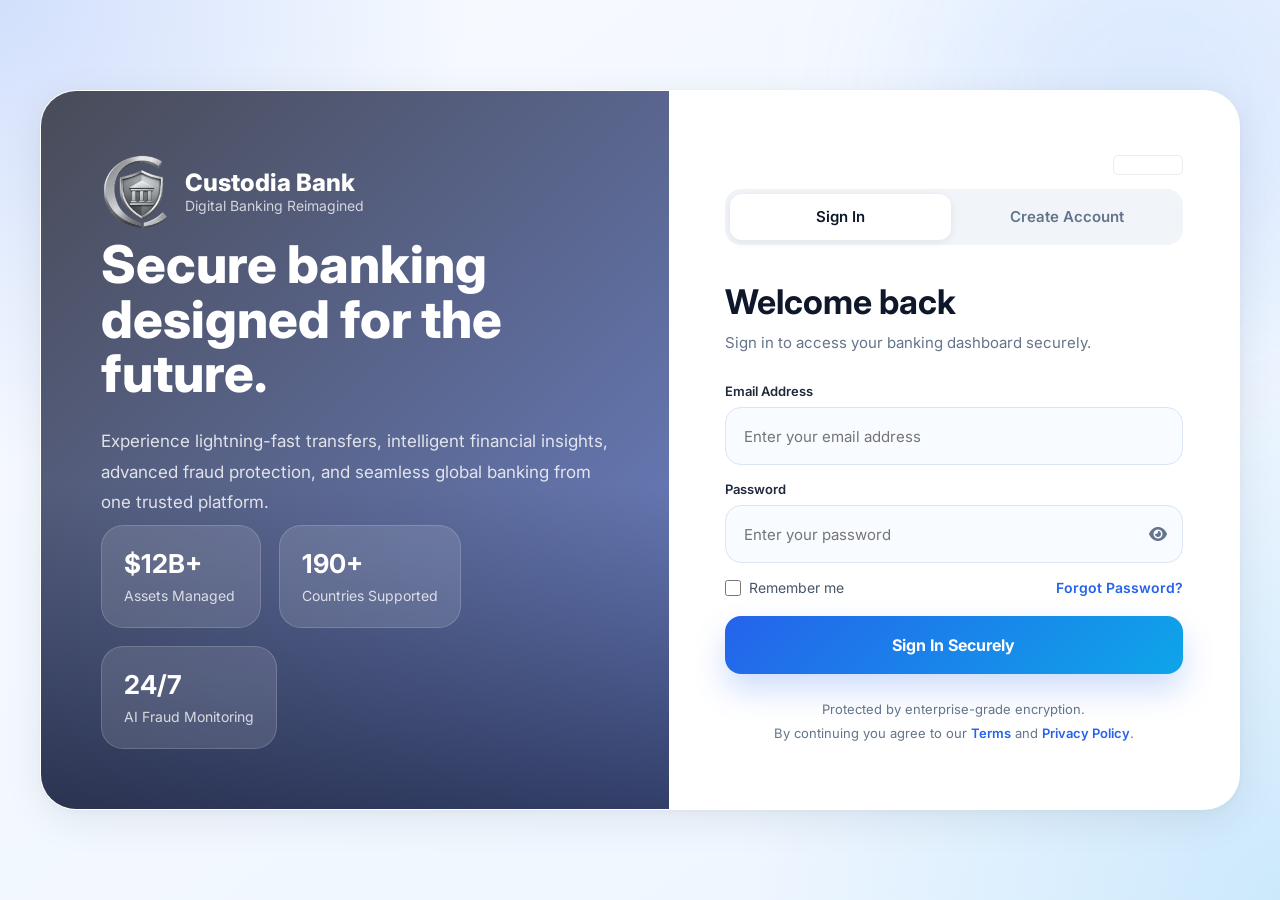
<file: auth.html>
<!DOCTYPE html>
<html lang="en">
<head>
<meta charset="UTF-8"/>
<meta name="viewport" content="width=device-width, initial-scale=1.0"/>
<title>Custodia Bank — Sign In</title>
<link rel="preconnect" href="https://fonts.googleapis.com">
<link href="https://fonts.googleapis.com/css2?family=Inter:wght@400;500;600;700;800&display=swap" rel="stylesheet">
<link rel="stylesheet" href="https://cdnjs.cloudflare.com/ajax/libs/font-awesome/6.5.2/css/all.min.css"/>

<style>
*{margin:0;padding:0;box-sizing:border-box;font-family:'Inter',sans-serif;}

body{
  background:#f4f8ff;min-height:100vh;overflow-x:hidden;color:#0f172a;
}
body::before{
  content:"";position:fixed;inset:0;
  background:radial-gradient(circle at top left,rgba(37,99,235,.18),transparent 30%),
             radial-gradient(circle at bottom right,rgba(14,165,233,.15),transparent 35%),
             linear-gradient(to bottom right,#f8fbff,#edf5ff);
  z-index:-2;
}
.floating-glow{
  position:fixed;width:450px;height:450px;border-radius:50%;
  background:rgba(59,130,246,.12);filter:blur(90px);
  top:-120px;right:-100px;z-index:-1;
}

/* ── WRAPPER ── */
.container{min-height:100vh;display:flex;align-items:center;justify-content:center;padding:40px 20px;}
.auth-wrapper{
  width:100%;max-width:1200px;min-height:720px;background:#fff;
  border-radius:36px;overflow:hidden;display:grid;
  grid-template-columns:1.1fr 1fr;
  box-shadow:0 10px 40px rgba(15,23,42,.08),0 2px 10px rgba(15,23,42,.04);
  border:1px solid rgba(255,255,255,.8);
}

/* ── LEFT ── */
.hero-side{
  position:relative;overflow:hidden;
  background:linear-gradient(135deg,rgba(2,6,23,.72),rgba(30,64,175,.65)),
    url('https://images.unsplash.com/photo-1556740749-887f6717d7e4?q=80&w=1400&auto=format&fit=crop') center/cover;
  padding:60px;display:flex;flex-direction:column;justify-content:space-between;
}
.hero-side::after{
  content:"";position:absolute;inset:0;
  background:linear-gradient(to top,rgba(2,6,23,.55),transparent 45%);
}
.brand,.hero-content,.hero-stats{position:relative;z-index:2;}
.brand{display:flex;align-items:center;gap:14px;}
.brand-logo{height:80px;}
.brand h2{color:#fff;font-size:24px;font-weight:800;}
.brand p{color:rgba(255,255,255,.75);font-size:14px;}
.hero-content h1{color:#fff;font-size:52px;line-height:1.05;max-width:520px;margin-bottom:24px;font-weight:800;}
.hero-content p{color:rgba(255,255,255,.82);font-size:17px;line-height:1.8;max-width:520px;}
.hero-stats{display:flex;gap:18px;flex-wrap:wrap;}
.stat-card{
  background:rgba(255,255,255,.12);backdrop-filter:blur(18px);
  border:1px solid rgba(255,255,255,.16);border-radius:22px;padding:22px;min-width:160px;
}
.stat-card h3{color:#fff;font-size:26px;margin-bottom:6px;}
.stat-card span{color:rgba(255,255,255,.78);font-size:14px;}

/* ── RIGHT ── */
.form-side{padding:52px 56px;display:flex;flex-direction:column;justify-content:center;overflow-y:auto;}

/* tabs */
.auth-tabs{display:flex;gap:6px;background:#f1f5f9;border-radius:16px;padding:5px;margin-bottom:36px;}
.auth-tab{
  flex:1;height:46px;border:none;border-radius:12px;background:transparent;
  font-size:15px;font-weight:600;color:#64748b;cursor:pointer;transition:.25s;
}
.auth-tab.active{background:#fff;color:#0f172a;box-shadow:0 2px 8px rgba(15,23,42,.08);}

/* panels */
.auth-panel{display:none;}
.auth-panel.active{display:block;}

.panel-title h1{font-size:34px;color:#0f172a;margin-bottom:8px;}
.panel-title p{color:#64748b;line-height:1.7;margin-bottom:28px;font-size:15px;}

/* form */
.form-group{margin-bottom:16px;}
.form-group label{display:block;margin-bottom:8px;font-size:13px;font-weight:600;color:#1e293b;}
.input-wrap{position:relative;}
.input-wrap input,.input-wrap select{
  width:100%;height:58px;border-radius:16px;border:1px solid #dbe5f3;
  background:#f8fbff;padding:0 18px;font-size:15px;outline:none;transition:.3s;
  appearance:none;
}
.input-wrap input:focus,.input-wrap select:focus{
  border-color:#2563eb;background:#fff;box-shadow:0 0 0 4px rgba(37,99,235,.1);
}
.input-with-icon input{padding-right:52px;}
.eye-btn{
  position:absolute;right:16px;top:50%;transform:translateY(-50%);
  background:none;border:none;cursor:pointer;color:#64748b;font-size:16px;
}
.eye-btn:hover{color:#2563eb;}

.form-row{display:grid;grid-template-columns:1fr 1fr;gap:14px;}

.submit-btn{
  width:100%;height:58px;border:none;border-radius:16px;
  background:linear-gradient(135deg,#2563eb,#0ea5e9);
  color:#fff;font-size:16px;font-weight:700;cursor:pointer;
  transition:.3s;box-shadow:0 16px 32px rgba(37,99,235,.22);
  display:flex;align-items:center;justify-content:center;gap:10px;
  margin-top:4px;
}
.submit-btn:hover{transform:translateY(-2px);box-shadow:0 20px 38px rgba(37,99,235,.3);}
.submit-btn:disabled{opacity:.6;cursor:not-allowed;transform:none;}

.form-options{display:flex;align-items:center;justify-content:space-between;margin:14px 0 20px;gap:10px;}
.checkbox-label{display:flex;align-items:center;gap:8px;color:#475569;font-size:14px;cursor:pointer;}
.checkbox-label input{width:16px;height:16px;accent-color:#2563eb;}
.forgot-link{color:#2563eb;text-decoration:none;font-size:14px;font-weight:600;}

.error-box{
  margin-top:12px;padding:12px 16px;border-radius:12px;
  background:#fef2f2;border:1px solid #fecaca;
  color:#dc2626;font-size:14px;font-weight:600;display:none;
}
.success-box{
  margin-top:12px;padding:12px 16px;border-radius:12px;
  background:#f0fdf4;border:1px solid #bbf7d0;
  color:#16a34a;font-size:14px;font-weight:600;display:none;
}

.footer-note{margin-top:24px;text-align:center;color:#64748b;font-size:13px;line-height:1.8;}
.footer-note a{color:#2563eb;text-decoration:none;font-weight:600;}

/* ── SPINNER ── */
.spinner{
  width:20px;height:20px;border:2px solid rgba(255,255,255,.4);
  border-top-color:#fff;border-radius:50%;animation:spin .6s linear infinite;
}
@keyframes spin{to{transform:rotate(360deg);}}

/* ── MOBILE ── */
@media(max-width:900px){
  .auth-wrapper{grid-template-columns:1fr;min-height:none;border-radius:0;height: 100%;}
  .hero-side{display:none;}
  .form-side{padding:30px 22px;}
  .panel-title h1{font-size:28px;}
  .container{padding:0;}
  body{background:linear-gradient(to bottom,#eef5ff,#fff);}
  .form-row{grid-template-columns:1fr;}
}
@media(max-width:480px){
  .panel-title h1{font-size:24px;}
  .form-options{flex-direction:column;align-items:flex-start;}
}
/* ── WIZARD STEPS ── */
.wizard-step{display:none;}
.wizard-step.active{display:block;}

/* progress bar */
.step-progress{margin-bottom:28px;}
.step-track{
  height:4px;background:#e2e8f0;border-radius:99px;margin-bottom:18px;overflow:hidden;
}
.step-fill{
  height:100%;background:linear-gradient(90deg,#2563eb,#0ea5e9);
  border-radius:99px;transition:width .4s ease;width:0%;
}
.step-dots{display:flex;justify-content:space-between;position:relative;}
.step-dot{
  display:flex;flex-direction:column;align-items:center;gap:5px;
  flex:1;cursor:default;
}
.step-dot span{
  width:32px;height:32px;border-radius:50%;background:#e2e8f0;
  display:flex;align-items:center;justify-content:center;
  font-size:13px;font-weight:700;color:#94a3b8;transition:.3s;
}
.step-dot label{font-size:11px;color:#94a3b8;font-weight:600;transition:.3s;text-align:center;}
.step-dot.active span,.step-dot.done span{background:linear-gradient(135deg,#2563eb,#0ea5e9);color:#fff;}
.step-dot.active label,.step-dot.done label{color:#2563eb;}
.step-dot.done span::before{content:"✓";}
.step-dot.done span{font-size:0;}
.step-dot.done span::before{font-size:14px;}

/* nav buttons */
.wizard-nav{display:flex;justify-content:space-between;align-items:center;margin-top:20px;gap:12px;}
.nav-btn{
  height:48px;padding:0 24px;border-radius:14px;border:none;
  font-size:14px;font-weight:700;cursor:pointer;transition:.25s;
  display:flex;align-items:center;gap:8px;
}
.next-btn{
  background:linear-gradient(135deg,#2563eb,#0ea5e9);color:#fff;
  box-shadow:0 8px 20px rgba(37,99,235,.2);
}
.next-btn:hover:not(:disabled){transform:translateY(-1px);box-shadow:0 12px 24px rgba(37,99,235,.3);}
.next-btn:disabled{
  background:linear-gradient(135deg,#94a3b8,#cbd5e1);
  box-shadow:none;cursor:not-allowed;opacity:1;
}
.back-btn{background:#f1f5f9;color:#475569;}
.back-btn:hover{background:#e2e8f0;}

/* field-level errors */
.field-error{
  font-size:12px;color:#dc2626;font-weight:500;
  margin-top:5px;display:none;align-items:center;gap:5px;
}
.field-error.show{display:flex;}
.field-error i{font-size:11px;}
.input-wrap.has-error input,
.input-wrap.has-error select{
  border-color:#fca5a5;background:#fff5f5;
}
.input-wrap.has-error input:focus,
.input-wrap.has-error select:focus{
  border-color:#ef4444;box-shadow:0 0 0 4px rgba(239,68,68,.1);
}
.input-wrap.is-valid input,
.input-wrap.is-valid select{
  border-color:#86efac;
}
.pin-inputs.has-error .pin-digit{border-color:#fca5a5;background:#fff5f5;}
.pin-error{font-size:12px;color:#dc2626;font-weight:500;margin-top:8px;display:none;align-items:center;gap:5px;}
.pin-error.show{display:flex;}

/* PIN inputs */
.pin-inputs{display:flex;gap:12px;margin-top:4px;}
.pin-digit{
  width:58px;height:58px;border-radius:14px;border:1.5px solid #dbe5f3;
  background:#f8fbff;text-align:center;font-size:20px;font-weight:700;
  outline:none;transition:.3s;
}
.pin-digit:focus{border-color:#2563eb;background:#fff;box-shadow:0 0 0 4px rgba(37,99,235,.1);}

/* password strength */
.pwd-strength{height:4px;background:#e2e8f0;border-radius:99px;margin-top:8px;overflow:hidden;}
.pwd-bar{height:100%;border-radius:99px;width:0%;transition:width .4s,background .4s;}
.field-hint{font-size:12px;color:#94a3b8;margin-top:5px;}
.label-hint{font-size:11px;color:#94a3b8;font-weight:400;margin-left:4px;}

/* account type chooser */
.type-grid{display:grid;grid-template-columns:1fr 1fr;gap:12px;margin-bottom:20px;}
.type-card{border:1.5px solid #dbe5f3;border-radius:16px;padding:16px;cursor:pointer;background:#f8fbff;transition:.25s;}
.type-card:hover{border-color:#93c5fd;}
.type-card.selected{border-color:#2563eb;background:#eff6ff;box-shadow:0 0 0 4px rgba(37,99,235,.08);}
.type-card h4{font-size:14px;color:#0f172a;margin-bottom:4px;display:flex;align-items:center;gap:8px;}
.type-card h4 i{color:#2563eb;}
.type-card p{font-size:12px;color:#64748b;line-height:1.6;}
.joint-note{display:none;margin-bottom:8px;padding:14px 16px;border-radius:14px;background:#eff6ff;border:1px solid #bfdbfe;color:#1e40af;font-size:13px;line-height:1.7;}
@media(max-width:480px){.type-grid{grid-template-columns:1fr;}}

/* review card */
.review-card{
  background:#f8fbff;border:1px solid #e2e8f0;border-radius:18px;padding:20px;
}
.review-row{
  display:flex;justify-content:space-between;align-items:center;
  padding:9px 0;border-bottom:1px solid #f1f5f9;gap:12px;
}
.review-row:last-child{border-bottom:none;}
.review-label{font-size:12px;font-weight:600;color:#64748b;min-width:110px;}
.review-value{font-size:14px;font-weight:600;color:#0f172a;text-align:right;word-break:break-all;}
.review-edit{
  background:none;border:none;color:#2563eb;font-size:11px;font-weight:700;
  cursor:pointer;padding:2px 6px;border-radius:6px;white-space:nowrap;
}
.review-edit:hover{background:#eff6ff;}

/* ── MOBILE: page is fixed to the screen; only the form area scrolls ── */
@media(max-width:900px){
  html,body{height:100%;margin:0;overflow:hidden;}
  body{height:100vh;height:100dvh;min-height:0;}
  .container{width:100%;height:100vh;height:100dvh;min-height:0;padding:0;display:block;}
  .auth-wrapper{width:100%;max-width:100%;height:100vh;height:100dvh;min-height:0;border-radius:0;border:none;box-shadow:none;overflow:hidden;display:block;}
  .form-side{height:100vh;height:100dvh;padding:0;padding-top:env(safe-area-inset-top,0px);display:flex;flex-direction:column;justify-content:flex-start;overflow:hidden;}

  /* fixed numbered wizard */
  .step-progress{flex:none;position:static;margin:0;padding:14px 20px 12px;background:#fff;box-shadow:0 1px 0 #eef2f7;}
  .step-track{margin-bottom:12px;}
  .step-dot span{width:28px;height:28px;font-size:12px;}
  .step-dot label{font-size:10px;}

  /* scrollable form body: the active step scrolls, its heading stays pinned inside it */
  .wizard-step.active{display:block;flex:1 1 auto;min-height:0;overflow-y:auto;-webkit-overflow-scrolling:touch;overscroll-behavior:contain;padding:0 20px 28px;}
  .wizard-step .panel-title{position:sticky;top:0;z-index:5;background:#fff;margin:0 -20px 14px;padding:12px 20px;border-bottom:1px solid #eef2f7;}
  .wizard-step .panel-title h1{font-size:22px;margin-bottom:4px;}
  .wizard-step .panel-title p{font-size:12.5px;line-height:1.5;margin-bottom:0;}
  .wizard-step .panel-title .type-pill{display:none;}
}
@media(max-width:900px){
  .lang-row{flex:none;margin:10px 20px 0 !important;}
  .auth-tabs{flex:none;margin:10px 20px 14px;}
  #loginPanel.active{flex:1 1 auto;min-height:0;overflow-y:auto;-webkit-overflow-scrolling:touch;padding:0 20px 24px;}
  #signupPanel.active{display:flex;flex-direction:column;flex:1 1 auto;min-height:0;}
  /* sign-up: tabs stay pinned at the top, language picker hidden to save space */
  .form-side.signup-mode .lang-row{display:none;}
  .form-side.signup-mode .auth-tabs{margin:12px 20px 10px;}
}

/* ── MOBILE TOP BAR: brand (left) + language (right), brand links home ── */
.m-brand{display:none;}
@media(max-width:900px){
  .lang-row{justify-content:space-between !important;align-items:center;gap:12px;}
  .m-brand{display:flex;align-items:center;gap:8px;min-width:0;text-decoration:none;color:#0f172a;-webkit-tap-highlight-color:transparent;}
  .m-brand img{height:30px;width:auto;flex:none;display:block;}
  .m-brand span{font-size:15px;font-weight:800;letter-spacing:-.2px;white-space:nowrap;overflow:hidden;text-overflow:ellipsis;}
  .m-brand:active{opacity:.7;}
  /* sign-up keeps the brand link; only the language picker is hidden there to save space */
  .form-side.signup-mode .lang-row{display:flex;margin:10px 20px 0 !important;}
  .form-side.signup-mode .lang-box{display:none;}
}

/* first / last name side by side (stays two columns on mobile; stacks only on very narrow screens) */
.name-row{display:grid;grid-template-columns:1fr 1fr;gap:12px;}
@media(max-width:340px){.name-row{grid-template-columns:1fr;gap:0;}}
</style>
</head>
<body>

<div class="floating-glow"></div>

<div class="container">
<div class="auth-wrapper">

  <!-- LEFT -->
  <div class="hero-side">
    <div class="brand">
      <img src="icon/custodia_logo.png" alt="Custodia" class="brand-logo">
      <div>
        <h2>Custodia Bank</h2>
        <p>Digital Banking Reimagined</p>
      </div>
    </div>
    <div class="hero-content">
      <h1>Secure banking designed for the future.</h1>
      <p>Experience lightning-fast transfers, intelligent financial insights, advanced fraud protection, and seamless global banking from one trusted platform.</p>
    </div>
    <div class="hero-stats">
      <div class="stat-card"><h3>$12B+</h3><span>Assets Managed</span></div>
      <div class="stat-card"><h3>190+</h3><span>Countries Supported</span></div>
      <div class="stat-card"><h3>24/7</h3><span>AI Fraud Monitoring</span></div>
    </div>
  </div>

  <!-- RIGHT -->
  <div class="form-side">

    <!-- LANGUAGE SELECTOR -->
    <div class="lang-row" style="display:flex;justify-content:flex-end;margin-bottom:14px;">
      <!-- mobile only: logo + name at the top left (the hero panel that normally shows them is hidden on mobile) -->
      <a href="index.html" class="m-brand" aria-label="Custodia Bank home">
        <img src="icon/custodia_logo.png" alt="">
        <span>Custodia Bank</span>
      </a>
      <div class="lang-box" style="min-width:70px;padding:9px 12px;background:#fff;border-radius:5px;width:fit-content;border:1px solid #ececec;">
        <div class="gtranslate_wrapper"></div>
        <script>window.gtranslateSettings = {"default_language":"en","native_language_names":true,"detect_browser_language":true,"languages":["en","fr","ru","ja","es"],"wrapper_selector":".gtranslate_wrapper","flag_size":16,"flag_style":"3d","alt_flags":{"en":"usa"}}</script>
        <script src="https://cdn.gtranslate.net/widgets/latest/popup.js" defer></script>
      </div>
    </div>

    <!-- TABS -->
    <div class="auth-tabs">
      <button class="auth-tab active" id="loginTab" onclick="switchTab('login')">Sign In</button>
      <button class="auth-tab" id="signupTab" onclick="switchTab('signup')">Create Account</button>
    </div>

    <!-- LOGIN PANEL -->
    <div class="auth-panel active" id="loginPanel">
      <div class="panel-title">
        <h1>Welcome back</h1>
        <p>Sign in to access your banking dashboard securely.</p>
      </div>

      <div class="form-group">
        <label>Email Address</label>
        <div class="input-wrap">
          <input type="email" id="loginEmail" placeholder="Enter your email address">
        </div>
      </div>

      <div class="form-group">
        <label>Password</label>
        <div class="input-wrap input-with-icon">
          <input type="password" id="loginPassword" placeholder="Enter your password">
          <button class="eye-btn" onclick="togglePwd('loginPassword',this)"><i class="fa fa-eye"></i></button>
        </div>
      </div>

      <div class="form-options">
        <label class="checkbox-label">
          <input type="checkbox" id="rememberMe"> Remember me
        </label>
        <a href="#" class="forgot-link">Forgot Password?</a>
      </div>

      <button class="submit-btn" id="loginBtn" onclick="doLogin()">
        Sign In Securely
      </button>

      <div class="error-box" id="loginError"></div>
      <div class="success-box" id="loginSuccess"></div>

      <p class="footer-note">
        Protected by enterprise-grade encryption.<br>
        By continuing you agree to our <a href="#">Terms</a> and <a href="#">Privacy Policy</a>.
      </p>
    </div>

    <!-- SIGNUP PANEL -->
    <div class="auth-panel" id="signupPanel">

      <!-- Step progress -->
      <div class="step-progress">
        <div class="step-track"><div class="step-fill" id="stepFill"></div></div>
        <div class="step-dots">
          <div class="step-dot active" id="dot1"><span>1</span><label>Personal</label></div>
          <div class="step-dot" id="dot2"><span>2</span><label>Contact</label></div>
          <div class="step-dot" id="dot3"><span>3</span><label>Security</label></div>
          <div class="step-dot" id="dot4"><span>4</span><label>Photo</label></div>
          <div class="step-dot" id="dot5"><span>5</span><label>Review</label></div>
        </div>
      </div>

      <!-- ── STEP 1: Personal Details ── -->
      <div class="wizard-step active" id="step1">
        <div class="panel-title">
          <h1>Personal details</h1>
          <p>Choose the type of account you want, then start with the basics.</p>
        </div>
        <div class="type-grid">
          <div class="type-card selected" id="typeIndividual" onclick="selectAcctType('individual')">
            <h4><i class="fa-solid fa-user"></i> Individual</h4>
            <p>An account in your name only.</p>
          </div>
          <div class="type-card" id="typeJoint" onclick="selectAcctType('joint')">
            <h4><i class="fa-solid fa-user-group"></i> Joint</h4>
            <p>Shared by two people, each with their own sign-in.</p>
          </div>
        </div>
        <div class="joint-note" id="jointNote">
          <i class="fa-solid fa-circle-info"></i> Joint accounts are opened on a dedicated page where you add both holders' details.
        </div>
        <div id="individualFields">
        <div class="name-row">
          <div class="form-group">
            <label>First Name</label>
            <div class="input-wrap" id="wrap-signupFirstName">
              <input type="text" id="signupFirstName" placeholder="First name" autocomplete="given-name"
                oninput="liveCheck1()">
            </div>
            <p class="field-error" id="err-signupFirstName"><i class="fa fa-circle-exclamation"></i><span></span></p>
          </div>
          <div class="form-group">
            <label>Last Name</label>
            <div class="input-wrap" id="wrap-signupLastName">
              <input type="text" id="signupLastName" placeholder="Last name" autocomplete="family-name"
                oninput="liveCheck1()">
            </div>
            <p class="field-error" id="err-signupLastName"><i class="fa fa-circle-exclamation"></i><span></span></p>
          </div>
        </div>
        <div class="form-group">
          <label>Country of Residence</label>
          <div class="input-wrap" id="wrap-signupCountry">
            <select id="signupCountry" onchange="liveCheck1()">
              <option value="">Select your country</option>
              <optgroup label="Africa">
                <option>Nigeria</option><option>South Africa</option><option>Ghana</option>
                <option>Kenya</option><option>Egypt</option><option>Ethiopia</option>
                <option>Tanzania</option><option>Uganda</option><option>Morocco</option><option>Cameroon</option>
              </optgroup>
              <optgroup label="Americas">
                <option>United States</option><option>Canada</option><option>Brazil</option>
                <option>Mexico</option><option>Argentina</option><option>Colombia</option><option>Chile</option>
              </optgroup>
              <optgroup label="Europe">
                <option>United Kingdom</option><option>Germany</option><option>France</option>
                <option>Italy</option><option>Spain</option><option>Netherlands</option>
                <option>Portugal</option><option>Belgium</option><option>Switzerland</option>
                <option>Sweden</option><option>Norway</option><option>Denmark</option>
                <option>Poland</option><option>Russia</option><option>Turkey</option>
              </optgroup>
              <optgroup label="Asia &amp; Pacific">
                <option>China</option><option>Japan</option><option>India</option>
                <option>South Korea</option><option>Australia</option><option>New Zealand</option>
                <option>Singapore</option><option>Hong Kong</option><option>Taiwan</option>
                <option>Thailand</option><option>Indonesia</option><option>Malaysia</option>
                <option>Philippines</option><option>Vietnam</option><option>Pakistan</option>
                <option>Bangladesh</option><option>Sri Lanka</option><option>Nepal</option>
              </optgroup>
              <optgroup label="Middle East">
                <option>UAE</option><option>Saudi Arabia</option><option>Qatar</option>
                <option>Kuwait</option><option>Israel</option>
              </optgroup>
            </select>
          </div>
          <p class="field-error" id="err-signupCountry"><i class="fa fa-circle-exclamation"></i><span></span></p>
        </div>
        <div class="form-group">
          <label>Gender</label>
          <div class="input-wrap" id="wrap-signupGender">
            <select id="signupGender" onchange="liveCheck1()">
              <option value="">Select your gender</option>
              <option>Male</option>
              <option>Female</option>
              <option>Other</option>
            </select>
          </div>
          <p class="field-error" id="err-signupGender"><i class="fa fa-circle-exclamation"></i><span></span></p>
        </div>
        </div><!-- /individualFields -->
        <div class="wizard-nav">
          <div></div>
          <button class="nav-btn next-btn" id="next1" onclick="goStep(2)" disabled>Continue <i class="fa fa-arrow-right"></i></button>
        </div>
      </div>

      <!-- ── STEP 2: Contact ── -->
      <div class="wizard-step" id="step2">
        <div class="panel-title">
          <h1>Contact information</h1>
          <p>How we reach you and where to send correspondence.</p>
        </div>
        <div class="form-group">
          <label>Email Address</label>
          <div class="input-wrap" id="wrap-signupEmail">
            <input type="email" id="signupEmail" placeholder="your@email.com"
              oninput="liveCheck2()">
          </div>
          <p class="field-error" id="err-signupEmail"><i class="fa fa-circle-exclamation"></i><span></span></p>
        </div>
        <div class="form-group">
          <label>Phone Number</label>
          <div class="input-wrap" id="wrap-signupPhone">
            <input type="tel" id="signupPhone" placeholder="+1 555 000 0000"
              oninput="liveCheck2()">
          </div>
          <p class="field-error" id="err-signupPhone"><i class="fa fa-circle-exclamation"></i><span></span></p>
        </div>
        <div class="form-group">
          <label>Residential Address</label>
          <div class="input-wrap" id="wrap-signupAddress">
            <input type="text" id="signupAddress" placeholder="Street, City, State / Province"
              oninput="liveCheck2()">
          </div>
          <p class="field-error" id="err-signupAddress"><i class="fa fa-circle-exclamation"></i><span></span></p>
        </div>
        <div class="form-group">
          <label>Next of Kin <span class="label-hint">(optional)</span></label>
          <div class="input-wrap" id="wrap-kinName">
            <input type="text" id="kinName" placeholder="Full name" oninput="liveCheck2()">
          </div>
          <p class="field-error" id="err-kinName"><i class="fa fa-circle-exclamation"></i><span></span></p>
        </div>
        <div class="form-row">
          <div class="form-group">
            <div class="input-wrap" id="wrap-kinRelationship">
              <select id="kinRelationship" onchange="liveCheck2()">
                <option value="">Relationship</option>
                <option>Spouse</option><option>Parent</option><option>Child</option>
                <option>Sibling</option><option>Relative</option><option>Friend</option><option>Other</option>
              </select>
            </div>
          </div>
          <div class="form-group">
            <div class="input-wrap" id="wrap-kinPhone">
              <input type="tel" id="kinPhone" placeholder="Phone number" oninput="liveCheck2()">
            </div>
            <p class="field-error" id="err-kinPhone"><i class="fa fa-circle-exclamation"></i><span></span></p>
          </div>
        </div>
        <div class="wizard-nav">
          <button class="nav-btn back-btn" onclick="goStep(1)"><i class="fa fa-arrow-left"></i> Back</button>
          <button class="nav-btn next-btn" id="next2" onclick="goStep(3)" disabled>Continue <i class="fa fa-arrow-right"></i></button>
        </div>
      </div>

      <!-- ── STEP 3: Security ── -->
      <div class="wizard-step" id="step3">
        <div class="panel-title">
          <h1>Account security</h1>
          <p>Create a strong password and a 4-digit transaction PIN.</p>
        </div>
        <div class="form-group">
          <label>Password</label>
          <div class="input-wrap input-with-icon" id="wrap-signupPassword">
            <input type="password" id="signupPassword" placeholder="At least 6 characters"
              oninput="updatePwdStrength(this.value);liveCheck3()">
            <button class="eye-btn" onclick="togglePwd('signupPassword',this)"><i class="fa fa-eye"></i></button>
          </div>
          <div class="pwd-strength"><div class="pwd-bar" id="pwdBar"></div></div>
          <p class="field-hint" id="pwdLabel"></p>
          <p class="field-error" id="err-signupPassword"><i class="fa fa-circle-exclamation"></i><span></span></p>
        </div>
        <div class="form-group">
          <label>Confirm Password</label>
          <div class="input-wrap input-with-icon" id="wrap-signupConfirm">
            <input type="password" id="signupConfirm" placeholder="Re-enter your password"
              oninput="liveCheck3()">
            <button class="eye-btn" onclick="togglePwd('signupConfirm',this)"><i class="fa fa-eye"></i></button>
          </div>
          <p class="field-error" id="err-signupConfirm"><i class="fa fa-circle-exclamation"></i><span></span></p>
        </div>
        <div class="form-group">
          <label>Transaction PIN <span class="label-hint">(4 digits — used to authorise payments)</span></label>
          <div class="pin-inputs" id="pin-inputs-wrap">
            <input class="pin-digit" type="password" inputmode="numeric" maxlength="1" id="pin0" oninput="pinNav(this,0);liveCheck3()" onkeydown="pinBack(event,0)">
            <input class="pin-digit" type="password" inputmode="numeric" maxlength="1" id="pin1" oninput="pinNav(this,1);liveCheck3()" onkeydown="pinBack(event,1)">
            <input class="pin-digit" type="password" inputmode="numeric" maxlength="1" id="pin2" oninput="pinNav(this,2);liveCheck3()" onkeydown="pinBack(event,2)">
            <input class="pin-digit" type="password" inputmode="numeric" maxlength="1" id="pin3" oninput="pinNav(this,3);liveCheck3()" onkeydown="pinBack(event,3)">
          </div>
          <p class="pin-error" id="err-pin"><i class="fa fa-circle-exclamation"></i><span></span></p>
        </div>
        <div class="wizard-nav">
          <button class="nav-btn back-btn" onclick="goStep(2)"><i class="fa fa-arrow-left"></i> Back</button>
          <button class="nav-btn next-btn" id="next3" onclick="goStep(4)" disabled>Continue <i class="fa fa-arrow-right"></i></button>
        </div>
      </div>

      <!-- ── STEP 4: Profile Photo (optional) ── -->
      <div class="wizard-step" id="step4">
        <div class="panel-title">
          <h1>Add a profile photo</h1>
          <p>Help us put a face to your account. This step is completely optional — you can always add one later.</p>
        </div>

        <div style="display:flex;flex-direction:column;align-items:center;gap:18px;margin:20px 0 28px;">
          <div id="signupPhotoPreviewWrap" style="
            width:130px;height:130px;border-radius:32px;
            background:#f1f5f9;border:2px dashed #cbd5e1;
            display:flex;align-items:center;justify-content:center;
            overflow:hidden;position:relative;cursor:pointer;
          " onclick="document.getElementById('signupPhotoInput').click()">
            <i class="fa-solid fa-camera" id="signupPhotoIcon" style="font-size:30px;color:#94a3b8;"></i>
            <img id="signupPhotoPreviewImg" style="display:none;width:100%;height:100%;object-fit:cover;">
          </div>
          <input type="file" id="signupPhotoInput" accept="image/*" style="display:none;" onchange="onSignupPhotoSelected(this.files[0])">
          <button type="button" class="nav-btn back-btn" onclick="document.getElementById('signupPhotoInput').click()" style="height:42px;">
            <i class="fa fa-upload"></i> Choose Photo
          </button>
        </div>

        <button class="submit-btn" id="photoContinueBtn" onclick="goStep(5)">
          <i class="fa fa-arrow-right"></i> Continue
        </button>
        <button class="nav-btn back-btn" id="skipPhotoBtn" onclick="skipPhotoStep()" style="width:100%;margin-top:10px;justify-content:center;background:transparent;color:#64748b;">
          Skip for now
        </button>
        <div class="wizard-nav" style="margin-top:14px;">
          <button class="nav-btn back-btn" onclick="goStep(3)"><i class="fa fa-arrow-left"></i> Back</button>
          <div></div>
        </div>
      </div>

      <!-- ── STEP 5: Review & Submit ── -->
      <div class="wizard-step" id="step5">
        <div class="panel-title">
          <h1>Review &amp; confirm</h1>
          <p>Double-check your details before creating your account.</p>
        </div>
        <div class="review-card" id="reviewCard"></div>
        <div class="form-group" style="margin-top:16px;">
          <label>Additional Notes <span class="label-hint">(optional)</span></label>
          <div class="input-wrap">
            <input type="text" id="signupNotes" placeholder="Referral code, promo, or anything else…">
          </div>
        </div>
        <div class="form-options" style="margin-top:8px;margin-bottom:16px;">
          <label class="checkbox-label">
            <input type="checkbox" id="signupTerms">
            I agree to the <a href="#" class="forgot-link">Terms of Service</a> &amp; <a href="#" class="forgot-link">Privacy Policy</a>
          </label>
        </div>
        <button class="submit-btn" id="signupBtn" onclick="doSignup()">
          <i class="fa fa-shield-halved"></i> Create My Account
        </button>
        <div class="error-box" id="signupError"></div>
        <div class="success-box" id="signupSuccess"></div>
        <div class="wizard-nav" style="margin-top:14px;">
          <button class="nav-btn back-btn" onclick="goStep(4)"><i class="fa fa-arrow-left"></i> Back</button>
          <div></div>
        </div>
      </div>

    </div><!-- /signupPanel -->

  </div><!-- /form-side -->
</div><!-- /auth-wrapper -->
</div><!-- /container -->

<script>
/* ── CONFIG ── */
const API_URL = "https://script.google.com/macros/s/AKfycbzWuV_Ilb3H79juD4ep7WvQO_1rfDgRKDbQF0_LMfOOpNafs0NAayPL6qXy4yigeI0z/exec"; // GAS URL
const DASHBOARD = "accountdashboard.html"; // your dashboard filename
const JOINT_PAGE = "jointaccount.html";   // joint account creation page

/* ── ACCOUNT TYPE ── */
let acctType = 'individual';
function selectAcctType(t) {
  acctType = t;
  const joint = t === 'joint';
  document.getElementById('typeIndividual').classList.toggle('selected', !joint);
  document.getElementById('typeJoint').classList.toggle('selected', joint);
  document.getElementById('individualFields').style.display = joint ? 'none' : 'block';
  document.getElementById('jointNote').style.display = joint ? 'block' : 'none';
  const btn = document.getElementById('next1');
  btn.innerHTML = joint ? 'Continue to joint application <i class="fa fa-arrow-right"></i>'
                        : 'Continue <i class="fa fa-arrow-right"></i>';
  if (joint) btn.disabled = false; else liveCheck1();
}

/* ── TAB SWITCH ── */
function switchTab(tab) {
  document.querySelector('.form-side').classList.toggle('signup-mode', tab === 'signup');
  document.getElementById('loginPanel').classList.toggle('active', tab === 'login');
  document.getElementById('signupPanel').classList.toggle('active', tab === 'signup');
  document.getElementById('loginTab').classList.toggle('active', tab === 'login');
  document.getElementById('signupTab').classList.toggle('active', tab === 'signup');
  if (tab === 'signup' && currentStep !== 1) {
    // reset all field error states
    ['signupFirstName','signupLastName','signupCountry','signupEmail','signupPhone','signupAddress','signupPassword','signupConfirm'].forEach(id => clearFieldError(id));
    setPinError('');
    _signupPhotoFile = null;
    const img = document.getElementById('signupPhotoPreviewImg');
    if (img) { img.style.display = 'none'; img.src = ''; }
    const icon = document.getElementById('signupPhotoIcon');
    if (icon) icon.style.display = 'block';
    selectAcctType('individual');
    goStep(1);
  }
  clearMessages();
}

function clearMessages() {
  ['loginError','loginSuccess','signupError','signupSuccess'].forEach(id => {
    const el = document.getElementById(id);
    if (el) { el.style.display = 'none'; el.textContent = ''; }
  });
}

/* ── PASSWORD TOGGLE ── */
function togglePwd(inputId, btn) {
  const input = document.getElementById(inputId);
  const icon  = btn.querySelector('i');
  if (input.type === 'password') {
    input.type = 'text';
    icon.classList.replace('fa-eye','fa-eye-slash');
  } else {
    input.type = 'password';
    icon.classList.replace('fa-eye-slash','fa-eye');
  }
}

/* ── API CALL ── */
/* ── TEXT NORMALISATION ──────────────────────────────────────────────────────
   Free-text values are sent to the backend in Title Case ("12 marina road" -> "12 Marina Road"), so the sheet
   never ends up with mixed letter cases. Passwords, PINs, emails, codes, tokens, ids, URLs and fixed dropdown
   values (country, gender, type...) are never touched: only the keys listed below are converted. */
const TITLE_CASE_KEYS = ['name', 'firstName', 'lastName', 'address', 'relationship', 'notes', 'note', 'recipient', 'bank',
                         'nextOfKinName', 'nextOfKinRelationship'];
function toTitleCase(value) {
  return String(value == null ? '' : value)
    .replace(/\s+/g, ' ').trim().toLowerCase()
    .replace(/(^|[\s\-\/(.])(\p{L})/gu, function (m, p, c) { return p + c.toUpperCase(); })      // each word
    .replace(/(^|[\s\-])(\p{L})'(\p{L})/gu, function (m, p, a, b) { return p + a + "'" + b.toUpperCase(); }); // O'Brien
}
function normalizeOutgoing(x, key) {
  if (Array.isArray(x)) return x.map(function (i) { return normalizeOutgoing(i, key); });
  if (x && typeof x === 'object') {
    const out = {};
    Object.keys(x).forEach(function (k) { out[k] = normalizeOutgoing(x[k], k); });
    return out;
  }
  if (typeof x === 'string' && TITLE_CASE_KEYS.indexOf(key) !== -1) return toTitleCase(x);
  return x;
}

async function api(payload) {
  payload = normalizeOutgoing(payload);
  const res = await fetch(API_URL, {
    method: 'POST',
    body: JSON.stringify(payload)
  });
  return res.json();
}

/* ── SET LOADING STATE ── */
function setLoading(btnId, loading, defaultText) {
  const btn = document.getElementById(btnId);
  btn.disabled = loading;
  btn.innerHTML = loading
    ? '<div class="spinner"></div> Please wait…'
    : defaultText;
}

/* ── SHOW MESSAGE ── */
function showMsg(id, text) {
  const el = document.getElementById(id);
  el.textContent = text;
  el.style.display = 'block';
}

/* ── SAVE SESSION (who exactly signed in: primary, joint holder or a specific signatory) ── */
function saveSession(storage, user) {
  const role = user.loggedInAs || 'primary';
  [sessionStorage, localStorage].forEach(st => {
    ['custodia_sigid','custodia_email'].forEach(k => st.removeItem(k));
  });
  storage.setItem('custodia_uid',  user.uid);
  storage.setItem('custodia_role', role);
  if (role === 'signatory' && user.signatory) {
    // user.name / user.email belong to the account owner here, so keep the signatory's own details
    storage.setItem('custodia_name',  user.signatory.name  || user.name);
    storage.setItem('custodia_email', user.signatory.email || '');
    storage.setItem('custodia_sigid', user.signatory.id    || '');
  } else {
    storage.setItem('custodia_name', user.name);
  }
}

/* ── LOGIN ── */
async function doLogin() {
  clearMessages();
  const email    = document.getElementById('loginEmail').value.trim();
  const password = document.getElementById('loginPassword').value;
  const remember = document.getElementById('rememberMe').checked;

  if (!email || !password) {
    showMsg('loginError', 'Please enter your email and password.');
    return;
  }

  setLoading('loginBtn', true, 'Sign In Securely');

  try {
    const data = await api({ action: 'login', email, password });

    if (data.status) {
      const storage = remember ? localStorage : sessionStorage;
      saveSession(storage, data.user);
      showMsg('loginSuccess', 'Login successful! Redirecting…');
      setTimeout(() => { window.location.href = DASHBOARD; }, 800);
    } else {
      showMsg('loginError', data.message || 'Invalid email or password.');
    }
  } catch(e) {
    showMsg('loginError', 'Connection error. Please try again.');
  }

  setLoading('loginBtn', false, 'Sign In Securely');
}

/* ── WIZARD ── */
let currentStep = 1;
const TOTAL_STEPS = 5;

/* ── Field error helpers ── */
function setFieldError(fieldId, msg) {
  const wrap = document.getElementById('wrap-' + fieldId);
  const errEl = document.getElementById('err-' + fieldId);
  if (!wrap || !errEl) return;
  if (msg) {
    wrap.classList.add('has-error');
    wrap.classList.remove('is-valid');
    errEl.querySelector('span').textContent = msg;
    errEl.classList.add('show');
  } else {
    wrap.classList.remove('has-error');
    wrap.classList.add('is-valid');
    errEl.classList.remove('show');
  }
}
function clearFieldError(fieldId) {
  const wrap = document.getElementById('wrap-' + fieldId);
  const errEl = document.getElementById('err-' + fieldId);
  if (wrap) { wrap.classList.remove('has-error','is-valid'); }
  if (errEl) { errEl.classList.remove('show'); }
}
function setPinError(msg) {
  const wrap = document.getElementById('pin-inputs-wrap');
  const errEl = document.getElementById('err-pin');
  if (msg) {
    wrap.classList.add('has-error');
    errEl.querySelector('span').textContent = msg;
    errEl.classList.add('show');
  } else {
    wrap.classList.remove('has-error');
    errEl.classList.remove('show');
  }
}

/* ── Live check: Step 1 ── */
const NAME_PATTERN = /^[\p{L}][\p{L}\s'.\-]*$/u;
function liveCheck1() {
  const country = document.getElementById('signupCountry').value;
  let ok = true;

  ['signupFirstName', 'signupLastName'].forEach(function (id) {
    const v = document.getElementById(id).value.trim();
    const label = id === 'signupFirstName' ? 'First' : 'Last';
    if (v.length === 0) { clearFieldError(id); ok = false; }
    else if (v.length < 2) { setFieldError(id, label + ' name must be at least 2 characters.'); ok = false; }
    else if (!NAME_PATTERN.test(v)) { setFieldError(id, 'Use letters only (hyphens and apostrophes are fine).'); ok = false; }
    else { setFieldError(id, ''); }
  });

  if (!country) {
    clearFieldError('signupCountry'); ok = false;
  } else {
    setFieldError('signupCountry', '');
  }

  if (!document.getElementById('signupGender').value) {
    clearFieldError('signupGender'); ok = false;
  } else {
    setFieldError('signupGender', '');
  }

  document.getElementById('next1').disabled = acctType === 'joint' ? false : !ok;
}

/* Next of kin is optional: it only blocks Continue when something was typed but is incomplete or invalid.
   showErrors=true also flags a missing name when only relationship/phone were given. */
function kinCheck(showErrors) {
  const name  = document.getElementById('kinName').value.trim();
  const rel   = document.getElementById('kinRelationship').value;
  const phone = document.getElementById('kinPhone').value.trim();
  let ok = true;

  if (!name && (rel || phone)) {
    if (showErrors) setFieldError('kinName', "Enter your next of kin's name.");
    ok = false;
  } else if (name && name.length < 2) {
    setFieldError('kinName', 'Name must be at least 2 characters.'); ok = false;
  } else if (name) {
    setFieldError('kinName', '');
  } else {
    clearFieldError('kinName');
  }

  if (phone && !/^[\d\s\+\-\(\)]{7,}$/.test(phone)) {
    setFieldError('kinPhone', 'Enter a valid phone number.'); ok = false;
  } else if (phone) {
    setFieldError('kinPhone', '');
  } else {
    clearFieldError('kinPhone');
  }
  return ok;
}

/* ── Live check: Step 2 ── */
function liveCheck2() {
  const email = document.getElementById('signupEmail').value.trim();
  const phone = document.getElementById('signupPhone').value.trim();
  const addr  = document.getElementById('signupAddress').value.trim();
  let ok = true;

  // email
  if (email.length === 0) {
    clearFieldError('signupEmail'); ok = false;
  } else if (!/^[^\s@]+@[^\s@]+\.[^\s@]+$/.test(email)) {
    setFieldError('signupEmail', 'Enter a valid email address.'); ok = false;
  } else {
    setFieldError('signupEmail', '');
  }

  // phone — allow digits, spaces, +, -, (), min 7 chars
  if (phone.length === 0) {
    clearFieldError('signupPhone'); ok = false;
  } else if (!/^[\d\s\+\-\(\)]{7,}$/.test(phone)) {
    setFieldError('signupPhone', 'Enter a valid phone number.'); ok = false;
  } else {
    setFieldError('signupPhone', '');
  }

  // address
  if (addr.length === 0) {
    clearFieldError('signupAddress'); ok = false;
  } else if (addr.length < 5) {
    setFieldError('signupAddress', 'Enter your full address.'); ok = false;
  } else {
    setFieldError('signupAddress', '');
  }

  if (!kinCheck(false)) ok = false;

  document.getElementById('next2').disabled = !ok;
}

/* ── Live check: Step 3 ── */
function liveCheck3() {
  const pwd  = document.getElementById('signupPassword').value;
  const conf = document.getElementById('signupConfirm').value;
  const pin  = getPinValue();
  let ok = true;

  // password
  if (pwd.length === 0) {
    clearFieldError('signupPassword'); ok = false;
  } else if (pwd.length < 6) {
    setFieldError('signupPassword', 'Password must be at least 6 characters.'); ok = false;
  } else {
    setFieldError('signupPassword', '');
  }

  // confirm
  if (conf.length === 0) {
    clearFieldError('signupConfirm'); ok = false;
  } else if (conf !== pwd) {
    setFieldError('signupConfirm', 'Passwords do not match.'); ok = false;
  } else {
    setFieldError('signupConfirm', '');
  }

  // pin
  if (pin.length === 0) {
    setPinError(''); ok = false;
  } else if (pin.length < 4) {
    setPinError(''); ok = false; // just keep it silent until all 4 filled
  } else if (!/^\d{4}$/.test(pin)) {
    setPinError('PIN must be 4 numeric digits.'); ok = false;
  } else {
    setPinError('');
  }

  document.getElementById('next3').disabled = !ok;
}

function goStep(n) {
  // Joint accounts are created on their own page
  if (n === 2 && currentStep === 1 && acctType === 'joint') {
    window.location.href = JOINT_PAGE;
    return;
  }
  // show field errors on current step if trying to advance but button was somehow clicked
  if (n > currentStep) {
    if (!runValidation(currentStep)) return;
  }

  if (n === 5) buildReviewCard();

  document.getElementById('step' + currentStep).classList.remove('active');
  document.getElementById('step' + n).classList.add('active');

  for (let i = 1; i <= TOTAL_STEPS; i++) {
    const dot = document.getElementById('dot' + i);
    dot.classList.remove('active','done');
    if (i < n) dot.classList.add('done');
    else if (i === n) dot.classList.add('active');
  }

  document.getElementById('stepFill').style.width = ((n - 1) / (TOTAL_STEPS - 1) * 100) + '%';
  currentStep = n;
  clearMessages();
  document.querySelector('.form-side').scrollTop = 0;
  window.scrollTo(0, 0);
  var _st=document.getElementById('step'+n); if(_st) _st.scrollTop=0;
}

/* Hard validation (called on goStep, shows errors explicitly for any missed fields) */
function runValidation(step) {
  if (step === 1) {
    const first   = document.getElementById('signupFirstName').value.trim();
    const last    = document.getElementById('signupLastName').value.trim();
    const country = document.getElementById('signupCountry').value;
    let ok = true;
    if (!first) { setFieldError('signupFirstName', 'First name is required.'); ok = false; }
    else if (!NAME_PATTERN.test(first)) { setFieldError('signupFirstName', 'Use letters only (hyphens and apostrophes are fine).'); ok = false; }
    if (!last)  { setFieldError('signupLastName', 'Last name is required.'); ok = false; }
    else if (!NAME_PATTERN.test(last))  { setFieldError('signupLastName', 'Use letters only (hyphens and apostrophes are fine).'); ok = false; }
    if (!country) { setFieldError('signupCountry', 'Please select your country.'); ok = false; }
    if (!document.getElementById('signupGender').value) { setFieldError('signupGender', 'Please select your gender.'); ok = false; }
    return ok;
  }
  if (step === 2) {
    const email = document.getElementById('signupEmail').value.trim();
    const phone = document.getElementById('signupPhone').value.trim();
    const addr  = document.getElementById('signupAddress').value.trim();
    let ok = true;
    if (!email) { setFieldError('signupEmail', 'Email address is required.'); ok = false; }
    else if (!/^[^\s@]+@[^\s@]+\.[^\s@]+$/.test(email)) { setFieldError('signupEmail', 'Enter a valid email address.'); ok = false; }
    if (!phone) { setFieldError('signupPhone', 'Phone number is required.'); ok = false; }
    else if (!/^[\d\s\+\-\(\)]{7,}$/.test(phone)) { setFieldError('signupPhone', 'Enter a valid phone number.'); ok = false; }
    if (!addr)  { setFieldError('signupAddress', 'Residential address is required.'); ok = false; }
    else if (addr.length < 5) { setFieldError('signupAddress', 'Enter your full address.'); ok = false; }
    if (!kinCheck(true)) ok = false;
    return ok;
  }
  if (step === 3) {
    const pwd  = document.getElementById('signupPassword').value;
    const conf = document.getElementById('signupConfirm').value;
    const pin  = getPinValue();
    let ok = true;
    if (!pwd)           { setFieldError('signupPassword', 'Password is required.'); ok = false; }
    else if (pwd.length < 6) { setFieldError('signupPassword', 'Password must be at least 6 characters.'); ok = false; }
    if (!conf)          { setFieldError('signupConfirm', 'Please confirm your password.'); ok = false; }
    else if (conf !== pwd) { setFieldError('signupConfirm', 'Passwords do not match.'); ok = false; }
    if (pin.length < 4) { setPinError('Enter all 4 digits of your PIN.'); ok = false; }
    else if (!/^\d{4}$/.test(pin)) { setPinError('PIN must be 4 numeric digits.'); ok = false; }
    return ok;
  }
  return true;
}

function validateStep(step) { return runValidation(step); }

function getPinValue() {
  return ['pin0','pin1','pin2','pin3'].map(id => document.getElementById(id).value).join('');
}

function kinSummary() {
  const esc = t => t.replace(/[&<>"]/g, c => ({'&':'&amp;','<':'&lt;','>':'&gt;','"':'&quot;'}[c]));
  const name  = toTitleCase(document.getElementById('kinName').value);
  const rel   = document.getElementById('kinRelationship').value;
  const phone = document.getElementById('kinPhone').value.trim();
  if (!name) return '';
  return esc(name) + (rel ? ' (' + esc(rel) + ')' : '') + (phone ? ' \u00b7 ' + esc(phone) : '');
}

function buildReviewCard() {
  const rows = [
    ['First Name',   toTitleCase(document.getElementById('signupFirstName').value),    1],
    ['Last Name',    toTitleCase(document.getElementById('signupLastName').value),     1],
    ['Country',      document.getElementById('signupCountry').value,         1],
    ['Gender',       document.getElementById('signupGender').value,          1],
    ['Email',        document.getElementById('signupEmail').value.trim(),    2],
    ['Phone',        document.getElementById('signupPhone').value.trim(),    2],
    ['Address',      toTitleCase(document.getElementById('signupAddress').value),  2],
    ['Next of Kin',  kinSummary(),                                           2],
    ['Password',     '••••••••',                                             3],
    ['PIN',          '••••',                                                  3],
  ];
  document.getElementById('reviewCard').innerHTML = rows.map(([label, val, step]) => `
    <div class="review-row">
      <span class="review-label">${label}</span>
      <span class="review-value">${val || '<em style="color:#94a3b8">—</em>'}</span>
      <button class="review-edit" onclick="goStep(${step})">Edit</button>
    </div>
  `).join('');
}

function updatePwdStrength(val) {
  const bar   = document.getElementById('pwdBar');
  const label = document.getElementById('pwdLabel');
  let score = 0;
  if (val.length >= 6)  score++;
  if (val.length >= 10) score++;
  if (/[A-Z]/.test(val) && /[a-z]/.test(val)) score++;
  if (/\d/.test(val))   score++;
  if (/[^A-Za-z0-9]/.test(val)) score++;
  const levels = [
    { w:'0%',   bg:'transparent', text:'' },
    { w:'25%',  bg:'#ef4444',     text:'Weak' },
    { w:'50%',  bg:'#f97316',     text:'Fair' },
    { w:'75%',  bg:'#eab308',     text:'Good' },
    { w:'100%', bg:'#22c55e',     text:'Strong' },
  ];
  const lvl = levels[Math.min(score, 4)];
  bar.style.width      = lvl.w;
  bar.style.background = lvl.bg;
  label.textContent    = lvl.text;
  label.style.color    = lvl.bg;
}

function pinNav(input, idx) {
  input.value = input.value.replace(/[^0-9]/g, '').slice(-1);
  if (input.value && idx < 3) document.getElementById('pin' + (idx + 1)).focus();
}
function pinBack(e, idx) {
  if (e.key === 'Backspace' && !document.getElementById('pin' + idx).value && idx > 0) {
    document.getElementById('pin' + (idx - 1)).focus();
  }
}

/* ── SIGNUP PHOTO PREVIEW ── */
let _signupPhotoFile = null;
function onSignupPhotoSelected(file) {
  if (!file) return;
  _signupPhotoFile = file;
  const reader = new FileReader();
  reader.onload = e => {
    document.getElementById('signupPhotoPreviewImg').src = e.target.result;
    document.getElementById('signupPhotoPreviewImg').style.display = 'block';
    document.getElementById('signupPhotoIcon').style.display = 'none';
  };
  reader.readAsDataURL(file);
}

/* ── SKIP PHOTO STEP ── */
function skipPhotoStep() {
  _signupPhotoFile = null;
  const img = document.getElementById('signupPhotoPreviewImg');
  if (img) { img.style.display = 'none'; img.src = ''; }
  const icon = document.getElementById('signupPhotoIcon');
  if (icon) icon.style.display = 'block';
  goStep(5);
}

/* ── SIGNUP ── */
/* text fields are tidied to Title Case as the user leaves them (what you see is what gets saved) */
['signupFirstName', 'signupLastName', 'signupAddress', 'kinName', 'signupNotes'].forEach(function (id) {
  const el = document.getElementById(id);
  if (el) el.addEventListener('blur', function () { if (el.value.trim()) el.value = toTitleCase(el.value); });
});

async function doSignup() {
  clearMessages();
  if (!document.getElementById('signupTerms').checked) {
    showMsg('signupError', 'Please agree to the Terms of Service and Privacy Policy.');
    return;
  }

  const firstName = toTitleCase(document.getElementById('signupFirstName').value);
  const lastName  = toTitleCase(document.getElementById('signupLastName').value);
  const name      = firstName + ' ' + lastName;     // always "First Last", never the other way round
  const country  = document.getElementById('signupCountry').value;
  const email    = document.getElementById('signupEmail').value.trim();
  const phone    = document.getElementById('signupPhone').value.trim();
  const address  = document.getElementById('signupAddress').value.trim();
  const password = document.getElementById('signupPassword').value;
  const pin      = getPinValue();
  const notes    = document.getElementById('signupNotes').value.trim();
  const gender   = document.getElementById('signupGender').value;
  const nextOfKinName         = document.getElementById('kinName').value.trim();
  const nextOfKinRelationship = document.getElementById('kinRelationship').value;
  const nextOfKinPhone        = document.getElementById('kinPhone').value.trim();

  setLoading('signupBtn', true, '<i class="fa fa-shield-halved"></i> Create My Account');

  try {
    const data = await api({ action: 'register', firstName, lastName, name, email, password, country, phone, address, pin, notes, gender, nextOfKinName, nextOfKinRelationship, nextOfKinPhone });

    if (data.status) {
      const uid = data.uid;

      // Upload photo if one was chosen in the earlier step (optional, non-blocking on failure)
      if (_signupPhotoFile) {
        try {
          const formData = new FormData();
          formData.append('file', _signupPhotoFile);
          formData.append('upload_preset', 'custodia_profiles');
          formData.append('folder', 'custodia/' + uid);
          formData.append('public_id', 'profile_' + Date.now());

          const cdnRes  = await fetch('https://api.cloudinary.com/v1_1/dvfeubzqy/image/upload', {
            method: 'POST', body: formData
          });
          const cdnData = await cdnRes.json();
          if (cdnData.secure_url) {
            await api({ action: 'savePhotoUrl', uid, photoUrl: cdnData.secure_url });
          }
        } catch(photoErr) {
          // Non-fatal — account already created, proceed without photo
        }
      }

      showMsg('signupSuccess', 'Account created! Signing you in…');
      setTimeout(async () => {
        const login = await api({ action: 'login', email, password });
        if (login.status) {
          saveSession(sessionStorage, login.user);
          window.location.href = DASHBOARD;
        } else {
          switchTab('login');
          document.getElementById('loginEmail').value = email;
        }
      }, 1200);
    } else {
      showMsg('signupError', data.message || 'Registration failed. Please try again.');
    }
  } catch(e) {
    showMsg('signupError', 'Connection error. Please try again.');
  }

  setLoading('signupBtn', false, '<i class="fa fa-shield-halved"></i> Create My Account');
}

/* ── ENTER KEY ── */
document.addEventListener('keydown', e => {
  if (e.key !== 'Enter') return;
  if (document.getElementById('loginPanel').classList.contains('active')) doLogin();
  else if (currentStep === 4) goStep(5);
  else if (currentStep === 5) doSignup();
});

/* ── DEEP LINK: auth.html?type=joint opens Create Account with Joint preselected ── */
(function() {
  if (new URLSearchParams(location.search).get('type') === 'joint') {
    switchTab('signup');
    selectAcctType('joint');
  }
})();

/* ── REDIRECT IF ALREADY LOGGED IN ── */
(function() {
  const uid = sessionStorage.getItem('custodia_uid') || localStorage.getItem('custodia_uid');
  if (uid) window.location.href = DASHBOARD;
})();

/* ── MOBILE: keep sticky offsets in sync (progress bar height) ── */
(function(){
  function syncProgH(){
    var p=document.querySelector('.step-progress');
    if(p) document.documentElement.style.setProperty('--prog-h', p.getBoundingClientRect().height+'px');
  }
  window.addEventListener('resize',syncProgH);
  window.addEventListener('load',syncProgH);
  var p=document.querySelector('.step-progress');
  if(p && window.ResizeObserver) new ResizeObserver(syncProgH).observe(p);
  syncProgH();
})();
</script>

<!-- Smartsupp -->
<script type="text/javascript">
var _smartsupp=_smartsupp||{};_smartsupp.key='af17074865248633fbfbaae93d897b9e981a06d4';
window.smartsupp||(function(d){var s,c,o=smartsupp=function(){o._.push(arguments)};o._=[];
s=d.getElementsByTagName('script')[0];c=d.createElement('script');
c.type='text/javascript';c.charset='utf-8';c.async=true;
c.src='https://www.smartsuppchat.com/loader.js?';s.parentNode.insertBefore(c,s);})(document);
</script>
</body>
</html>
</file>
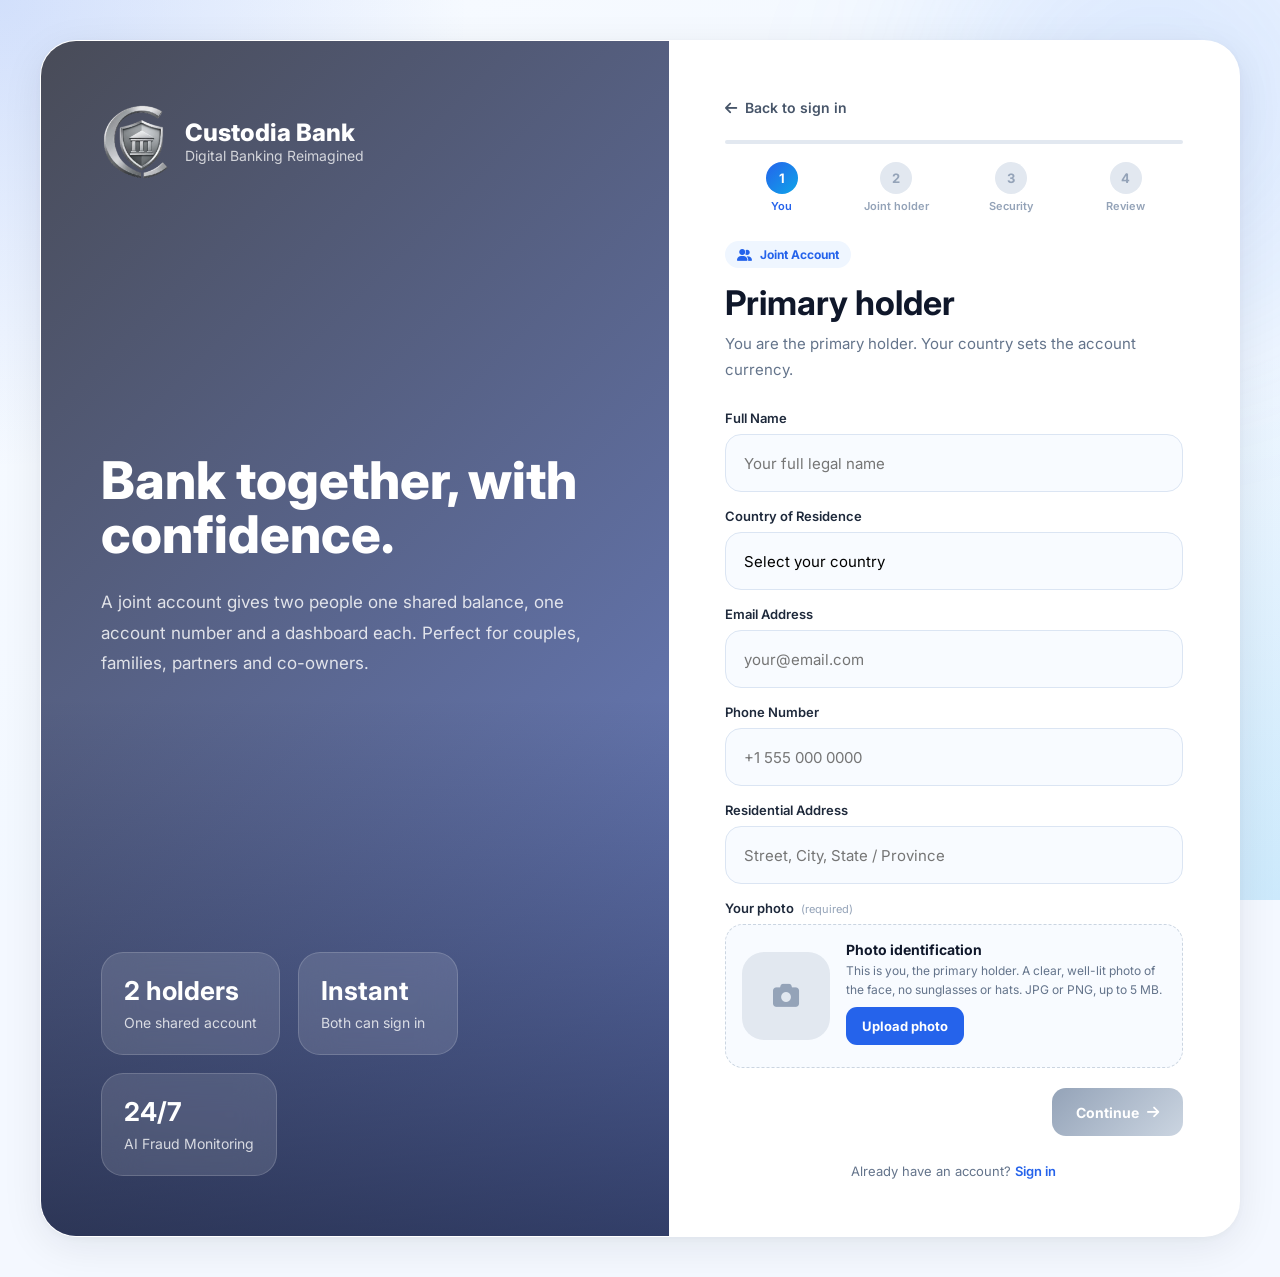
<file: jointaccount.html>
<!DOCTYPE html>
<html lang="en">
<head>
<meta charset="UTF-8"/>
<meta name="viewport" content="width=device-width, initial-scale=1.0"/>
<title>Custodia Bank — Open a Joint Account</title>
<link rel="preconnect" href="https://fonts.googleapis.com">
<link href="https://fonts.googleapis.com/css2?family=Inter:wght@400;500;600;700;800&display=swap" rel="stylesheet">
<link rel="stylesheet" href="https://cdnjs.cloudflare.com/ajax/libs/font-awesome/6.5.2/css/all.min.css"/>
<style>
*{margin:0;padding:0;box-sizing:border-box;font-family:'Inter',sans-serif;}

body{
  background:#f4f8ff;min-height:100vh;overflow-x:hidden;color:#0f172a;
}
body::before{
  content:"";position:fixed;inset:0;
  background:radial-gradient(circle at top left,rgba(37,99,235,.18),transparent 30%),
             radial-gradient(circle at bottom right,rgba(14,165,233,.15),transparent 35%),
             linear-gradient(to bottom right,#f8fbff,#edf5ff);
  z-index:-2;
}
.floating-glow{
  position:fixed;width:450px;height:450px;border-radius:50%;
  background:rgba(59,130,246,.12);filter:blur(90px);
  top:-120px;right:-100px;z-index:-1;
}

/* ── WRAPPER ── */
.container{min-height:100vh;display:flex;align-items:center;justify-content:center;padding:40px 20px;}
.auth-wrapper{
  width:100%;max-width:1200px;min-height:720px;background:#fff;
  border-radius:36px;overflow:hidden;display:grid;
  grid-template-columns:1.1fr 1fr;
  box-shadow:0 10px 40px rgba(15,23,42,.08),0 2px 10px rgba(15,23,42,.04);
  border:1px solid rgba(255,255,255,.8);
}

/* ── LEFT ── */
.hero-side{
  position:relative;overflow:hidden;
  background:linear-gradient(135deg,rgba(2,6,23,.72),rgba(30,64,175,.65)),
    url('https://images.unsplash.com/photo-1556740749-887f6717d7e4?q=80&w=1400&auto=format&fit=crop') center/cover;
  padding:60px;display:flex;flex-direction:column;justify-content:space-between;
}
.hero-side::after{
  content:"";position:absolute;inset:0;
  background:linear-gradient(to top,rgba(2,6,23,.55),transparent 45%);
}
.brand,.hero-content,.hero-stats{position:relative;z-index:2;}
.brand{display:flex;align-items:center;gap:14px;}
.brand-logo{height:80px;}
.brand h2{color:#fff;font-size:24px;font-weight:800;}
.brand p{color:rgba(255,255,255,.75);font-size:14px;}
.hero-content h1{color:#fff;font-size:52px;line-height:1.05;max-width:520px;margin-bottom:24px;font-weight:800;}
.hero-content p{color:rgba(255,255,255,.82);font-size:17px;line-height:1.8;max-width:520px;}
.hero-stats{display:flex;gap:18px;flex-wrap:wrap;}
.stat-card{
  background:rgba(255,255,255,.12);backdrop-filter:blur(18px);
  border:1px solid rgba(255,255,255,.16);border-radius:22px;padding:22px;min-width:160px;
}
.stat-card h3{color:#fff;font-size:26px;margin-bottom:6px;}
.stat-card span{color:rgba(255,255,255,.78);font-size:14px;}

/* ── RIGHT ── */
.form-side{padding:52px 56px;display:flex;flex-direction:column;justify-content:center;overflow-y:auto;}

/* tabs */
.auth-tabs{display:flex;gap:6px;background:#f1f5f9;border-radius:16px;padding:5px;margin-bottom:36px;}
.auth-tab{
  flex:1;height:46px;border:none;border-radius:12px;background:transparent;
  font-size:15px;font-weight:600;color:#64748b;cursor:pointer;transition:.25s;
}
.auth-tab.active{background:#fff;color:#0f172a;box-shadow:0 2px 8px rgba(15,23,42,.08);}

/* panels */
.auth-panel{display:none;}
.auth-panel.active{display:block;}

.panel-title h1{font-size:34px;color:#0f172a;margin-bottom:8px;}
.panel-title p{color:#64748b;line-height:1.7;margin-bottom:28px;font-size:15px;}

/* form */
.form-group{margin-bottom:16px;}
.form-group label{display:block;margin-bottom:8px;font-size:13px;font-weight:600;color:#1e293b;}
.input-wrap{position:relative;}
.input-wrap input,.input-wrap select{
  width:100%;height:58px;border-radius:16px;border:1px solid #dbe5f3;
  background:#f8fbff;padding:0 18px;font-size:15px;outline:none;transition:.3s;
  appearance:none;
}
.input-wrap input:focus,.input-wrap select:focus{
  border-color:#2563eb;background:#fff;box-shadow:0 0 0 4px rgba(37,99,235,.1);
}
.input-with-icon input{padding-right:52px;}
.eye-btn{
  position:absolute;right:16px;top:50%;transform:translateY(-50%);
  background:none;border:none;cursor:pointer;color:#64748b;font-size:16px;
}
.eye-btn:hover{color:#2563eb;}

.form-row{display:grid;grid-template-columns:1fr 1fr;gap:14px;}

.submit-btn{
  width:100%;height:58px;border:none;border-radius:16px;
  background:linear-gradient(135deg,#2563eb,#0ea5e9);
  color:#fff;font-size:16px;font-weight:700;cursor:pointer;
  transition:.3s;box-shadow:0 16px 32px rgba(37,99,235,.22);
  display:flex;align-items:center;justify-content:center;gap:10px;
  margin-top:4px;
}
.submit-btn:hover{transform:translateY(-2px);box-shadow:0 20px 38px rgba(37,99,235,.3);}
.submit-btn:disabled{opacity:.6;cursor:not-allowed;transform:none;}

.form-options{display:flex;align-items:center;justify-content:space-between;margin:14px 0 20px;gap:10px;}
.checkbox-label{display:flex;align-items:center;gap:8px;color:#475569;font-size:14px;cursor:pointer;}
.checkbox-label input{width:16px;height:16px;accent-color:#2563eb;}
.forgot-link{color:#2563eb;text-decoration:none;font-size:14px;font-weight:600;}

.error-box{
  margin-top:12px;padding:12px 16px;border-radius:12px;
  background:#fef2f2;border:1px solid #fecaca;
  color:#dc2626;font-size:14px;font-weight:600;display:none;
}
.success-box{
  margin-top:12px;padding:12px 16px;border-radius:12px;
  background:#f0fdf4;border:1px solid #bbf7d0;
  color:#16a34a;font-size:14px;font-weight:600;display:none;
}

.footer-note{margin-top:24px;text-align:center;color:#64748b;font-size:13px;line-height:1.8;}
.footer-note a{color:#2563eb;text-decoration:none;font-weight:600;}

/* ── SPINNER ── */
.spinner{
  width:20px;height:20px;border:2px solid rgba(255,255,255,.4);
  border-top-color:#fff;border-radius:50%;animation:spin .6s linear infinite;
}
@keyframes spin{to{transform:rotate(360deg);}}

/* ── MOBILE ── */
@media(max-width:900px){
  .auth-wrapper{grid-template-columns:1fr;min-height:none;border-radius:0;height: 100%;}
  .hero-side{display:none;}
  .form-side{padding:30px 22px;}
  .panel-title h1{font-size:28px;}
  .container{padding:0;}
  body{background:linear-gradient(to bottom,#eef5ff,#fff);}
  .form-row{grid-template-columns:1fr;}
}
@media(max-width:480px){
  .panel-title h1{font-size:24px;}
  .form-options{flex-direction:column;align-items:flex-start;}
}
/* ── WIZARD STEPS ── */
.wizard-step{display:none;}
.wizard-step.active{display:block;}

/* progress bar */
.step-progress{margin-bottom:28px;}
.step-track{
  height:4px;background:#e2e8f0;border-radius:99px;margin-bottom:18px;overflow:hidden;
}
.step-fill{
  height:100%;background:linear-gradient(90deg,#2563eb,#0ea5e9);
  border-radius:99px;transition:width .4s ease;width:0%;
}
.step-dots{display:flex;justify-content:space-between;position:relative;}
.step-dot{
  display:flex;flex-direction:column;align-items:center;gap:5px;
  flex:1;cursor:default;
}
.step-dot span{
  width:32px;height:32px;border-radius:50%;background:#e2e8f0;
  display:flex;align-items:center;justify-content:center;
  font-size:13px;font-weight:700;color:#94a3b8;transition:.3s;
}
.step-dot label{font-size:11px;color:#94a3b8;font-weight:600;transition:.3s;text-align:center;}
.step-dot.active span,.step-dot.done span{background:linear-gradient(135deg,#2563eb,#0ea5e9);color:#fff;}
.step-dot.active label,.step-dot.done label{color:#2563eb;}
.step-dot.done span::before{content:"✓";}
.step-dot.done span{font-size:0;}
.step-dot.done span::before{font-size:14px;}

/* nav buttons */
.wizard-nav{display:flex;justify-content:space-between;align-items:center;margin-top:20px;gap:12px;}
.nav-btn{
  height:48px;padding:0 24px;border-radius:14px;border:none;
  font-size:14px;font-weight:700;cursor:pointer;transition:.25s;
  display:flex;align-items:center;gap:8px;
}
.next-btn{
  background:linear-gradient(135deg,#2563eb,#0ea5e9);color:#fff;
  box-shadow:0 8px 20px rgba(37,99,235,.2);
}
.next-btn:hover:not(:disabled){transform:translateY(-1px);box-shadow:0 12px 24px rgba(37,99,235,.3);}
.next-btn:disabled{
  background:linear-gradient(135deg,#94a3b8,#cbd5e1);
  box-shadow:none;cursor:not-allowed;opacity:1;
}
.back-btn{background:#f1f5f9;color:#475569;}
.back-btn:hover{background:#e2e8f0;}

/* field-level errors */
.field-error{
  font-size:12px;color:#dc2626;font-weight:500;
  margin-top:5px;display:none;align-items:center;gap:5px;
}
.field-error.show{display:flex;}
.field-error i{font-size:11px;}
.input-wrap.has-error input,
.input-wrap.has-error select{
  border-color:#fca5a5;background:#fff5f5;
}
.input-wrap.has-error input:focus,
.input-wrap.has-error select:focus{
  border-color:#ef4444;box-shadow:0 0 0 4px rgba(239,68,68,.1);
}
.input-wrap.is-valid input,
.input-wrap.is-valid select{
  border-color:#86efac;
}
.pin-inputs.has-error .pin-digit{border-color:#fca5a5;background:#fff5f5;}
.pin-error{font-size:12px;color:#dc2626;font-weight:500;margin-top:8px;display:none;align-items:center;gap:5px;}
.pin-error.show{display:flex;}

/* PIN inputs */
.pin-inputs{display:flex;gap:12px;margin-top:4px;}
.pin-digit{
  width:58px;height:58px;border-radius:14px;border:1.5px solid #dbe5f3;
  background:#f8fbff;text-align:center;font-size:20px;font-weight:700;
  outline:none;transition:.3s;
}
.pin-digit:focus{border-color:#2563eb;background:#fff;box-shadow:0 0 0 4px rgba(37,99,235,.1);}

/* password strength */
.pwd-strength{height:4px;background:#e2e8f0;border-radius:99px;margin-top:8px;overflow:hidden;}
.pwd-bar{height:100%;border-radius:99px;width:0%;transition:width .4s,background .4s;}
.field-hint{font-size:12px;color:#94a3b8;margin-top:5px;}
.label-hint{font-size:11px;color:#94a3b8;font-weight:400;margin-left:4px;}

/* review card */
.review-card{
  background:#f8fbff;border:1px solid #e2e8f0;border-radius:18px;padding:20px;
}
.review-row{
  display:flex;justify-content:space-between;align-items:center;
  padding:9px 0;border-bottom:1px solid #f1f5f9;gap:12px;
}
.review-row:last-child{border-bottom:none;}
.review-label{font-size:12px;font-weight:600;color:#64748b;min-width:110px;}
.review-value{font-size:14px;font-weight:600;color:#0f172a;text-align:right;word-break:break-all;}
.review-edit{
  background:none;border:none;color:#2563eb;font-size:11px;font-weight:700;
  cursor:pointer;padding:2px 6px;border-radius:6px;white-space:nowrap;
}
.review-edit:hover{background:#eff6ff;}

/* ── JOINT PAGE ADDITIONS ── */
.back-link{display:inline-flex;align-items:center;gap:8px;color:#475569;font-size:14px;font-weight:600;text-decoration:none;margin-bottom:18px;}
.back-link:hover{color:#2563eb;}
.type-pill{display:inline-flex;align-items:center;gap:8px;background:#eff6ff;color:#2563eb;font-size:12px;font-weight:700;padding:6px 12px;border-radius:999px;margin-bottom:14px;}
.holder-tag{display:flex;align-items:center;gap:10px;margin:2px 0 18px;padding:12px 14px;border-radius:14px;background:#f8fbff;border:1px solid #e2e8f0;font-size:13px;color:#475569;}
.holder-tag i{color:#2563eb;}
.mode-grid{display:grid;grid-template-columns:1fr 1fr;gap:12px;}
.mode-card{border:1.5px solid #dbe5f3;border-radius:16px;padding:16px;cursor:pointer;background:#f8fbff;transition:.25s;}
.mode-card:hover{border-color:#93c5fd;}
.mode-card.selected{border-color:#2563eb;background:#eff6ff;box-shadow:0 0 0 4px rgba(37,99,235,.08);}
.mode-card h4{font-size:14px;color:#0f172a;margin-bottom:4px;display:flex;align-items:center;gap:8px;}
.mode-card p{font-size:12px;color:#64748b;line-height:1.6;}
.same-addr{margin:-4px 0 14px;}
.section-note{font-size:12.5px;color:#64748b;line-height:1.7;margin:-6px 0 16px;}
.review-group{font-size:11px;font-weight:800;letter-spacing:.08em;color:#2563eb;margin:12px 0 2px;}
.review-group:first-child{margin-top:0;}
.photo-box{display:flex;align-items:center;gap:16px;padding:16px;border:1.5px dashed #cbd5e1;border-radius:18px;background:#f8fbff;margin-bottom:6px;}
.photo-box.done{border-style:solid;border-color:#86efac;background:#f0fdf4;}
.photo-box.fail{border-color:#fca5a5;background:#fff5f5;}
.photo-thumb{width:88px;height:88px;border-radius:22px;background:#e2e8f0;display:flex;align-items:center;justify-content:center;overflow:hidden;flex-shrink:0;cursor:pointer;color:#94a3b8;font-size:26px;position:relative;}
.photo-thumb img{width:100%;height:100%;object-fit:cover;display:none;}
.photo-thumb .spin{position:absolute;inset:0;background:rgba(15,23,42,.45);display:none;align-items:center;justify-content:center;}
.photo-thumb.busy .spin{display:flex;}
.photo-meta h4{font-size:14px;color:#0f172a;margin-bottom:3px;}
.photo-meta p{font-size:12px;color:#64748b;line-height:1.6;margin-bottom:8px;}
.photo-btn{height:38px;padding:0 16px;border:none;border-radius:11px;background:#2563eb;color:#fff;font-size:13px;font-weight:700;cursor:pointer;}
.photo-status{font-size:12px;font-weight:600;margin-top:6px;color:#16a34a;}
.review-thumbs{display:flex;gap:14px;margin-bottom:6px;}
.review-thumbs figure{text-align:center;font-size:11px;font-weight:700;color:#64748b;}
.review-thumbs img{width:72px;height:72px;border-radius:18px;object-fit:cover;display:block;margin:0 auto 4px;border:2px solid #bfdbfe;}
@media(max-width:480px){.mode-grid{grid-template-columns:1fr;}.photo-box{flex-direction:column;text-align:center;}}

.back-link{position:sticky;top:0;z-index:30;background:#fff;padding:6px 8px 6px 0;}
/* ── MOBILE: page is fixed to the screen; only the form area scrolls ── */
@media(max-width:900px){
  html,body{height:100%;margin:0;overflow:hidden;}
  body{height:100vh;height:100dvh;min-height:0;}
  .container{width:100%;height:100vh;height:100dvh;min-height:0;padding:0;display:block;}
  .auth-wrapper{width:100%;max-width:100%;height:100vh;height:100dvh;min-height:0;border-radius:0;border:none;box-shadow:none;overflow:hidden;display:block;}
  .form-side{height:100vh;height:100dvh;padding:0;padding-top:env(safe-area-inset-top,0px);display:flex;flex-direction:column;justify-content:flex-start;overflow:hidden;}

  /* fixed numbered wizard */
  .step-progress{flex:none;position:static;margin:0;padding:14px 20px 12px;background:#fff;box-shadow:0 1px 0 #eef2f7;}
  .step-track{margin-bottom:12px;}
  .step-dot span{width:28px;height:28px;font-size:12px;}
  .step-dot label{font-size:10px;}

  /* scrollable form body: the active step scrolls, its heading stays pinned inside it */
  .wizard-step.active{display:block;flex:1 1 auto;min-height:0;overflow-y:auto;-webkit-overflow-scrolling:touch;overscroll-behavior:contain;padding:0 20px 28px;}
  .wizard-step .panel-title{position:sticky;top:0;z-index:5;background:#fff;margin:0 -20px 14px;padding:12px 20px;border-bottom:1px solid #eef2f7;}
  .wizard-step .panel-title h1{font-size:22px;margin-bottom:4px;}
  .wizard-step .panel-title p{font-size:12.5px;line-height:1.5;margin-bottom:0;}
  .wizard-step .panel-title .type-pill{display:none;}
}
@media(max-width:900px){
  .back-link{flex:none;align-self:flex-start;margin:12px 20px 0;padding:4px 0;font-size:13.5px;}
  .form-side > .footer-note{flex:none;margin:0;padding:8px 20px calc(8px + env(safe-area-inset-bottom,0px));font-size:12px;border-top:1px solid #eef2f7;background:#fff;}
}
</style>
</head>
<body>
<div class="floating-glow"></div>
<div class="container">
<div class="auth-wrapper">

  <div class="hero-side">
    <div class="brand">
      <img src="icon/custodia_logo.png" alt="Custodia" class="brand-logo">
      <div><h2>Custodia Bank</h2><p>Digital Banking Reimagined</p></div>
    </div>
    <div class="hero-content">
      <h1>Bank together, with confidence.</h1>
      <p>A joint account gives two people one shared balance, one account number and a dashboard each. Perfect for couples, families, partners and co-owners.</p>
    </div>
    <div class="hero-stats">
      <div class="stat-card"><h3>2 holders</h3><span>One shared account</span></div>
      <div class="stat-card"><h3>Instant</h3><span>Both can sign in</span></div>
      <div class="stat-card"><h3>24/7</h3><span>AI Fraud Monitoring</span></div>
    </div>
  </div>

  <div class="form-side">
    <a class="back-link" href="auth.html"><i class="fa fa-arrow-left"></i> Back to sign in</a>

    <div class="step-progress">
      <div class="step-track"><div class="step-fill" id="stepFill"></div></div>
      <div class="step-dots">
        <div class="step-dot active" id="dot1"><span>1</span><label>You</label></div>
        <div class="step-dot" id="dot2"><span>2</span><label>Joint holder</label></div>
        <div class="step-dot" id="dot3"><span>3</span><label>Security</label></div>
        <div class="step-dot" id="dot4"><span>4</span><label>Review</label></div>
      </div>
    </div>

    <!-- STEP 1 -->
    <div class="wizard-step active" id="step1">
      <div class="panel-title">
        <span class="type-pill"><i class="fa-solid fa-user-group"></i> Joint Account</span>
        <h1>Primary holder</h1>
        <p>You are the primary holder. Your country sets the account currency.</p>
      </div>
        <div class="form-group">
          <label>Full Name</label>
          <div class="input-wrap" id="wrap-pName"><input type="text" id="pName" placeholder="Your full legal name" oninput="live()"></div>
          <p class="field-error" id="err-pName"><i class="fa fa-circle-exclamation"></i><span></span></p>
        </div>

        <div class="form-group">
          <label>Country of Residence</label>
          <div class="input-wrap" id="wrap-pCountry"><select id="pCountry" onchange="live()">
            <option value="">Select your country</option>
              <optgroup label="Africa">
                <option>Nigeria</option><option>South Africa</option><option>Ghana</option>
                <option>Kenya</option><option>Egypt</option><option>Ethiopia</option>
                <option>Tanzania</option><option>Uganda</option><option>Morocco</option><option>Cameroon</option>
              </optgroup>
              <optgroup label="Americas">
                <option>United States</option><option>Canada</option><option>Brazil</option>
                <option>Mexico</option><option>Argentina</option><option>Colombia</option><option>Chile</option>
              </optgroup>
              <optgroup label="Europe">
                <option>United Kingdom</option><option>Germany</option><option>France</option>
                <option>Italy</option><option>Spain</option><option>Netherlands</option>
                <option>Portugal</option><option>Belgium</option><option>Switzerland</option>
                <option>Sweden</option><option>Norway</option><option>Denmark</option>
                <option>Poland</option><option>Russia</option><option>Turkey</option>
              </optgroup>
              <optgroup label="Asia &amp; Pacific">
                <option>China</option><option>Japan</option><option>India</option>
                <option>South Korea</option><option>Australia</option><option>New Zealand</option>
                <option>Singapore</option><option>Hong Kong</option><option>Taiwan</option>
                <option>Thailand</option><option>Indonesia</option><option>Malaysia</option>
                <option>Philippines</option><option>Vietnam</option><option>Pakistan</option>
                <option>Bangladesh</option><option>Sri Lanka</option><option>Nepal</option>
              </optgroup>
              <optgroup label="Middle East">
                <option>UAE</option><option>Saudi Arabia</option><option>Qatar</option>
                <option>Kuwait</option><option>Israel</option>
              </optgroup>
            
          </select></div>
          <p class="field-error" id="err-pCountry"><i class="fa fa-circle-exclamation"></i><span></span></p>
        </div>
        <div class="form-group">
          <label>Email Address</label>
          <div class="input-wrap" id="wrap-pEmail"><input type="email" id="pEmail" placeholder="your@email.com" oninput="live()"></div>
          <p class="field-error" id="err-pEmail"><i class="fa fa-circle-exclamation"></i><span></span></p>
        </div>

        <div class="form-group">
          <label>Phone Number</label>
          <div class="input-wrap" id="wrap-pPhone"><input type="tel" id="pPhone" placeholder="+1 555 000 0000" oninput="live()"></div>
          <p class="field-error" id="err-pPhone"><i class="fa fa-circle-exclamation"></i><span></span></p>
        </div>

        <div class="form-group">
          <label>Residential Address</label>
          <div class="input-wrap" id="wrap-pAddress"><input type="text" id="pAddress" placeholder="Street, City, State / Province" oninput="live()"></div>
          <p class="field-error" id="err-pAddress"><i class="fa fa-circle-exclamation"></i><span></span></p>
        </div>

      <div class="form-group">
        <label>Your photo <span class="label-hint">(required)</span></label>
        <div class="photo-box" id="box-p">
          <div class="photo-thumb" id="thumb-p" onclick="$('file-p').click()">
            <i class="fa-solid fa-camera"></i><img id="img-p" alt=""><div class="spin"><div class="spinner"></div></div>
          </div>
          <div class="photo-meta">
            <h4>Photo identification</h4>
            <p>This is you, the primary holder. A clear, well-lit photo of the face, no sunglasses or hats. JPG or PNG, up to 5 MB.</p>
            <button type="button" class="photo-btn" onclick="$('file-p').click()">Upload photo</button>
            <div class="photo-status" id="st-p"></div>
          </div>
          <input type="file" id="file-p" accept="image/*" style="display:none" onchange="onPhoto('p', this.files[0])">
        </div>
        <p class="field-error" id="err-photo-p"><i class="fa fa-circle-exclamation"></i><span></span></p>
      </div>
      <div class="wizard-nav"><div></div>
        <button class="nav-btn next-btn" id="next1" onclick="goStep(2)" disabled>Continue <i class="fa fa-arrow-right"></i></button></div>
    </div>

    <!-- STEP 2 -->
    <div class="wizard-step" id="step2">
      <div class="panel-title">
        <span class="type-pill"><i class="fa-solid fa-user-group"></i> Joint Account</span>
        <h1>Joint holder</h1>
        <p>Who are you opening this account with? They will get their own sign-in and see the same account.</p>
      </div>
        <div class="form-group">
          <label>Joint Holder Full Name</label>
          <div class="input-wrap" id="wrap-jName"><input type="text" id="jName" placeholder="Their full legal name" oninput="live()"></div>
          <p class="field-error" id="err-jName"><i class="fa fa-circle-exclamation"></i><span></span></p>
        </div>

        <div class="form-group">
          <label>Relationship to You</label>
          <div class="input-wrap" id="wrap-jRel"><select id="jRel" onchange="live()">
            <option value="">Select relationship</option>
            <option>Spouse / Partner</option><option>Parent</option><option>Child</option>
            <option>Sibling</option><option>Business Partner</option><option>Other Family</option><option>Other</option>
          </select></div>
          <p class="field-error" id="err-jRel"><i class="fa fa-circle-exclamation"></i><span></span></p>
        </div>
        <div class="form-group">
          <label>Joint Holder Email</label>
          <div class="input-wrap" id="wrap-jEmail"><input type="email" id="jEmail" placeholder="their@email.com" oninput="live()"></div>
          <p class="field-error" id="err-jEmail"><i class="fa fa-circle-exclamation"></i><span></span></p>
        </div>

        <div class="form-group">
          <label>Joint Holder Phone</label>
          <div class="input-wrap" id="wrap-jPhone"><input type="tel" id="jPhone" placeholder="+1 555 000 0000" oninput="live()"></div>
          <p class="field-error" id="err-jPhone"><i class="fa fa-circle-exclamation"></i><span></span></p>
        </div>

      <label class="checkbox-label same-addr"><input type="checkbox" id="sameAddr" checked onchange="toggleAddr()"> Lives at the same address as me</label>
      <div id="jAddrWrap" style="display:none;">
        <div class="form-group">
          <label>Joint Holder Address</label>
          <div class="input-wrap" id="wrap-jAddress"><input type="text" id="jAddress" placeholder="Street, City, State / Province" oninput="live()"></div>
          <p class="field-error" id="err-jAddress"><i class="fa fa-circle-exclamation"></i><span></span></p>
        </div>

      </div>
      <div class="form-group">
        <label>Joint holder's photo <span class="label-hint">(required)</span></label>
        <div class="photo-box" id="box-j">
          <div class="photo-thumb" id="thumb-j" onclick="$('file-j').click()">
            <i class="fa-solid fa-camera"></i><img id="img-j" alt=""><div class="spin"><div class="spinner"></div></div>
          </div>
          <div class="photo-meta">
            <h4>Photo identification</h4>
            <p>Ask the joint holder to take this one themselves, or upload it with their consent. A clear, well-lit photo of the face, no sunglasses or hats. JPG or PNG, up to 5 MB.</p>
            <button type="button" class="photo-btn" onclick="$('file-j').click()">Upload photo</button>
            <div class="photo-status" id="st-j"></div>
          </div>
          <input type="file" id="file-j" accept="image/*" style="display:none" onchange="onPhoto('j', this.files[0])">
        </div>
        <p class="field-error" id="err-photo-j"><i class="fa fa-circle-exclamation"></i><span></span></p>
      </div>
      <div class="wizard-nav">
        <button class="nav-btn back-btn" onclick="goStep(1)"><i class="fa fa-arrow-left"></i> Back</button>
        <button class="nav-btn next-btn" id="next2" onclick="goStep(3)" disabled>Continue <i class="fa fa-arrow-right"></i></button>
      </div>
    </div>

    <!-- STEP 3 -->
    <div class="wizard-step" id="step3">
      <div class="panel-title">
        <span class="type-pill"><i class="fa-solid fa-user-group"></i> Joint Account</span>
        <h1>Security &amp; rules</h1>
        <p>Set both sign-in passwords, the shared PIN and how the account is operated.</p>
      </div>
      <div class="holder-tag"><i class="fa-solid fa-user"></i> Your sign-in</div>
        <div class="form-group">
          <label>Your Password</label>
          <div class="input-wrap input-with-icon" id="wrap-pPass">
            <input type="password" id="pPass" placeholder="At least 6 characters" oninput="updatePwdStrength(this.value);live()">
            <button type="button" class="eye-btn" onclick="togglePwd('pPass',this)"><i class="fa fa-eye"></i></button>
          </div>
          <p class="field-error" id="err-pPass"><i class="fa fa-circle-exclamation"></i><span></span></p>
        </div>

      <div class="pwd-strength" style="margin-top:-8px;margin-bottom:6px;"><div class="pwd-bar" id="pwdBar"></div></div>
        <div class="form-group">
          <label>Confirm Your Password</label>
          <div class="input-wrap input-with-icon" id="wrap-pConf">
            <input type="password" id="pConf" placeholder="Re-enter your password" oninput="live()">
            <button type="button" class="eye-btn" onclick="togglePwd('pConf',this)"><i class="fa fa-eye"></i></button>
          </div>
          <p class="field-error" id="err-pConf"><i class="fa fa-circle-exclamation"></i><span></span></p>
        </div>

      <div class="holder-tag"><i class="fa-solid fa-user-group"></i> Joint holder's sign-in</div>
      <p class="section-note">They sign in with their own email and this starting password, and can change it from their dashboard. Share it with them privately.</p>
        <div class="form-group">
          <label>Joint Holder Starting Password</label>
          <div class="input-wrap input-with-icon" id="wrap-jPass">
            <input type="password" id="jPass" placeholder="At least 6 characters" oninput="live()">
            <button type="button" class="eye-btn" onclick="togglePwd('jPass',this)"><i class="fa fa-eye"></i></button>
          </div>
          <p class="field-error" id="err-jPass"><i class="fa fa-circle-exclamation"></i><span></span></p>
        </div>

      <div class="form-group">
        <label>Shared Transaction PIN <span class="label-hint">(4 digits — either holder can authorise payments)</span></label>
        <div class="pin-inputs" id="pin-inputs-wrap">
          <input class="pin-digit" type="password" inputmode="numeric" maxlength="1" id="pin0" oninput="pinNav(this,0);live()" onkeydown="pinBack(event,0)">
          <input class="pin-digit" type="password" inputmode="numeric" maxlength="1" id="pin1" oninput="pinNav(this,1);live()" onkeydown="pinBack(event,1)">
          <input class="pin-digit" type="password" inputmode="numeric" maxlength="1" id="pin2" oninput="pinNav(this,2);live()" onkeydown="pinBack(event,2)">
          <input class="pin-digit" type="password" inputmode="numeric" maxlength="1" id="pin3" oninput="pinNav(this,3);live()" onkeydown="pinBack(event,3)">
        </div>
        <p class="pin-error" id="err-pin"><i class="fa fa-circle-exclamation"></i><span></span></p>
      </div>
      <div class="form-group">
        <label>How is the account operated?</label>
        <div class="mode-grid">
          <div class="mode-card selected" data-mode="Either to sign" onclick="pickMode(this)">
            <h4><i class="fa-solid fa-user"></i> Either to sign</h4>
            <p>Either holder can make transactions on their own.</p>
          </div>
          <div class="mode-card" data-mode="Both to sign" onclick="pickMode(this)">
            <h4><i class="fa-solid fa-user-group"></i> Both to sign</h4>
            <p>Transactions should be approved by both holders.</p>
          </div>
        </div>
      </div>
      <div class="wizard-nav">
        <button class="nav-btn back-btn" onclick="goStep(2)"><i class="fa fa-arrow-left"></i> Back</button>
        <button class="nav-btn next-btn" id="next3" onclick="goStep(4)" disabled>Continue <i class="fa fa-arrow-right"></i></button>
      </div>
    </div>

    <!-- STEP 4 -->
    <div class="wizard-step" id="step4">
      <div class="panel-title">
        <span class="type-pill"><i class="fa-solid fa-user-group"></i> Joint Account</span>
        <h1>Review &amp; confirm</h1>
        <p>Check both holders' details before creating the account.</p>
      </div>
      <div class="review-card" id="reviewCard"></div>
      <div class="form-group" style="margin-top:16px;">
        <label>Additional Notes <span class="label-hint">(optional)</span></label>
        <div class="input-wrap"><input type="text" id="notes" placeholder="Referral code, promo, or anything else…"></div>
      </div>
      <div class="form-options" style="margin-top:8px;margin-bottom:16px;">
        <label class="checkbox-label"><input type="checkbox" id="terms"> Both holders agree to the <a href="#" class="forgot-link">Terms of Service</a> &amp; <a href="#" class="forgot-link">Privacy Policy</a></label>
      </div>
      <button class="submit-btn" id="submitBtn" onclick="doSubmit()"><i class="fa fa-shield-halved"></i> Create Joint Account</button>
      <div class="error-box" id="formError"></div>
      <div class="success-box" id="formSuccess"></div>
      <div class="wizard-nav" style="margin-top:14px;">
        <button class="nav-btn back-btn" onclick="goStep(3)"><i class="fa fa-arrow-left"></i> Back</button><div></div>
      </div>
    </div>

    <p class="footer-note">Already have an account? <a href="auth.html">Sign in</a></p>
  </div>
</div>
</div>

<script>
const API_URL   = "https://script.google.com/macros/s/AKfycbzWuV_Ilb3H79juD4ep7WvQO_1rfDgRKDbQF0_LMfOOpNafs0NAayPL6qXy4yigeI0z/exec";
const DASHBOARD = "accountdashboard.html";
const AUTH_PAGE = "auth.html";
const TOTAL_STEPS = 4;
let currentStep = 1;
let operatingMode = "Either to sign";
const photos = { p: '', j: '' };          // Cloudinary URLs once uploaded
const CLOUD_URL = 'https://api.cloudinary.com/v1_1/dvfeubzqy/image/upload';
const UPLOAD_PRESET = 'custodia_profiles';

const $ = id => document.getElementById(id);
const val = id => $(id).value.trim();
const EMAIL_RE = /^[^\s@]+@[^\s@]+\.[^\s@]+$/;
const PHONE_RE = /^[\d\s\+\-\(\)]{7,}$/;

async function api(payload) {
  const res = await fetch(API_URL, { method: 'POST', body: JSON.stringify(payload) });
  return res.json();
}

/* ── field helpers ── */
function setErr(id, msg) {
  const wrap = $('wrap-' + id), e = $('err-' + id);
  if (!wrap || !e) return;
  if (msg) { wrap.classList.add('has-error'); wrap.classList.remove('is-valid'); e.querySelector('span').textContent = msg; e.classList.add('show'); }
  else { wrap.classList.remove('has-error'); wrap.classList.add('is-valid'); e.classList.remove('show'); }
}
function clrErr(id) {
  const wrap = $('wrap-' + id), e = $('err-' + id);
  if (wrap) wrap.classList.remove('has-error', 'is-valid');
  if (e) e.classList.remove('show');
}
function setPinErr(msg) {
  const w = $('pin-inputs-wrap'), e = $('err-pin');
  w.classList.toggle('has-error', !!msg);
  e.querySelector('span').textContent = msg || '';
  e.classList.toggle('show', !!msg);
}
function pin() { return ['pin0','pin1','pin2','pin3'].map(i => $(i).value).join(''); }

/* Validates one field; `quiet` leaves empty fields unmarked (live typing). Returns true if OK. */
function check(id, rule, quiet) {
  const v = id === 'pCountry' || id === 'jRel' ? $(id).value : val(id);
  if (!v) { quiet ? clrErr(id) : setErr(id, 'This field is required.'); return false; }
  const msg = rule(v);
  setErr(id, msg || '');
  return !msg;
}
const rName  = v => v.length < 2 ? 'Must be at least 2 characters.' : '';
const rEmail = v => EMAIL_RE.test(v) ? '' : 'Enter a valid email address.';
const rPhone = v => PHONE_RE.test(v) ? '' : 'Enter a valid phone number.';
const rAddr  = v => v.length < 5 ? 'Enter a full address.' : '';
const rAny   = () => '';
const rPass  = v => v.length < 6 ? 'Password must be at least 6 characters.' : '';

function validate(step, quiet) {
  let ok = true;
  const all = list => list.forEach(([id, rule]) => { if (!check(id, rule, quiet)) ok = false; });
  if (step === 1) {
    all([['pName', rName], ['pCountry', rAny], ['pEmail', rEmail], ['pPhone', rPhone], ['pAddress', rAddr]]);
    if (!photos.p) { ok = false; if (!quiet) setPhotoErr('p', 'Please upload your photo for identification.'); }
  } else if (step === 2) {
    all([['jName', rName], ['jRel', rAny], ['jEmail', rEmail], ['jPhone', rPhone]]);
    if (!$('sameAddr').checked) all([['jAddress', rAddr]]);
    if (!photos.j) { ok = false; if (!quiet) setPhotoErr('j', "Please upload the joint holder's photo for identification."); }
    // the two holders must be different people
    if (val('jEmail') && val('pEmail') && val('jEmail').toLowerCase() === val('pEmail').toLowerCase()) {
      setErr('jEmail', 'Must be different from your own email.'); ok = false;
    }
  } else if (step === 3) {
    all([['pPass', rPass], ['jPass', rPass]]);
    const c = val('pConf');
    if (!c) { quiet ? clrErr('pConf') : setErr('pConf', 'Please confirm your password.'); ok = false; }
    else if (c !== $('pPass').value.trim()) { setErr('pConf', 'Passwords do not match.'); ok = false; }
    else setErr('pConf', '');
    const p = pin();
    if (p.length < 4) { setPinErr(quiet ? '' : 'Enter all 4 digits of the PIN.'); ok = false; }
    else if (!/^\d{4}$/.test(p)) { setPinErr('PIN must be 4 numeric digits.'); ok = false; }
    else setPinErr('');
  }
  return ok;
}

/* live: refresh the Continue button for the current step as the user types */
function live() {
  const ok = validate(currentStep, true);
  const btn = $('next' + currentStep);
  if (btn) btn.disabled = !ok;
}

async function onPhoto(k, file) {
  if (!file) return;
  const box = $('box-' + k), st = $('st-' + k), thumb = $('thumb-' + k), img = $('img-' + k);
  const fail = m => { box.classList.add('fail'); box.classList.remove('done'); st.style.color = '#dc2626'; st.textContent = m; photos[k] = ''; live(); };
  if (!/^image\//.test(file.type)) return fail('Please choose an image file.');
  if (file.size > 5 * 1024 * 1024) return fail('Image is larger than 5 MB.');

  photos[k] = '';
  box.classList.remove('done', 'fail'); st.style.color = '#64748b'; st.textContent = 'Uploading…';
  img.src = URL.createObjectURL(file); img.style.display = 'block'; thumb.querySelector('i').style.display = 'none';
  thumb.classList.add('busy'); live();
  try {
    const fd = new FormData();
    fd.append('file', file);
    fd.append('upload_preset', UPLOAD_PRESET);
    fd.append('folder', 'custodia/joint_pending');
    fd.append('public_id', 'id_' + k + '_' + Date.now());
    const r = await fetch(CLOUD_URL, { method: 'POST', body: fd });
    const d = await r.json();
    if (!d.secure_url) throw new Error('upload');
    photos[k] = d.secure_url;
    box.classList.add('done'); st.style.color = '#16a34a'; st.textContent = '✓ Photo uploaded';
    setPhotoErr(k, '');
  } catch (e) {
    fail('Upload failed. Check your connection and try again.');
  }
  thumb.classList.remove('busy'); live();
}
function setPhotoErr(k, msg) {
  const e = $('err-photo-' + k); if (!e) return;
  e.querySelector('span').textContent = msg || ''; e.classList.toggle('show', !!msg);
}

function toggleAddr() {
  $('jAddrWrap').style.display = $('sameAddr').checked ? 'none' : 'block';
  live();
}
function pickMode(el) {
  document.querySelectorAll('.mode-card').forEach(c => c.classList.remove('selected'));
  el.classList.add('selected');
  operatingMode = el.dataset.mode;
}

function goStep(n) {
  if (n > currentStep && !validate(currentStep, false)) return;
  if (n === 4) buildReview();
  $('step' + currentStep).classList.remove('active');
  $('step' + n).classList.add('active');
  for (let i = 1; i <= TOTAL_STEPS; i++) {
    const d = $('dot' + i);
    d.classList.remove('active', 'done');
    if (i < n) d.classList.add('done'); else if (i === n) d.classList.add('active');
  }
  $('stepFill').style.width = ((n - 1) / (TOTAL_STEPS - 1) * 100) + '%';
  currentStep = n;
  ['formError', 'formSuccess'].forEach(id => { const e = $(id); e.style.display = 'none'; e.textContent = ''; });
  document.querySelector('.form-side').scrollTop = 0;
  window.scrollTo(0, 0);
  var _st=document.getElementById('step'+n); if(_st) _st.scrollTop=0;
  live();
}

const esc = s => String(s).replace(/[&<>"']/g, c => ({'&':'&amp;','<':'&lt;','>':'&gt;','"':'&quot;',"'":'&#39;'}[c]));
function buildReview() {
  const jAddr = $('sameAddr').checked ? val('pAddress') + ' (same as primary)' : val('jAddress');
  const groups = [
    ['PRIMARY HOLDER', [
      ['Full Name', val('pName'), 1], ['Country', val('pCountry'), 1], ['Email', val('pEmail'), 1],
      ['Phone', val('pPhone'), 1], ['Address', val('pAddress'), 1]]],
    ['JOINT HOLDER', [
      ['Full Name', val('jName'), 2], ['Relationship', val('jRel'), 2], ['Email', val('jEmail'), 2],
      ['Phone', val('jPhone'), 2], ['Address', jAddr, 2]]],
    ['SECURITY & RULES', [
      ['Passwords', '••••••••  /  ••••••••', 3], ['Shared PIN', '••••', 3], ['Operating Mode', operatingMode, 3]]]
  ];
  const thumbs = '<div class="review-thumbs"><figure><img src="' + esc(photos.p) + '" alt=""><figcaption>' + esc(val('pName').split(' ')[0]) +
    '</figcaption></figure><figure><img src="' + esc(photos.j) + '" alt=""><figcaption>' + esc(val('jName').split(' ')[0]) + '</figcaption></figure></div>';
  $('reviewCard').innerHTML = '<div class="review-group">IDENTIFICATION PHOTOS</div>' + thumbs + groups.map(([title, rows]) =>
    '<div class="review-group">' + title + '</div>' + rows.map(([l, v, s]) =>
      '<div class="review-row"><span class="review-label">' + l + '</span><span class="review-value">' +
      esc(v) + '</span><button class="review-edit" onclick="goStep(' + s + ')">Edit</button></div>').join('')
  ).join('');
}

function updatePwdStrength(v) {
  let s = 0;
  if (v.length >= 6) s++; if (v.length >= 10) s++;
  if (/[A-Z]/.test(v) && /[a-z]/.test(v)) s++;
  if (/\d/.test(v)) s++; if (/[^A-Za-z0-9]/.test(v)) s++;
  const L = [['0%','transparent'],['25%','#ef4444'],['50%','#f97316'],['75%','#eab308'],['100%','#22c55e']][Math.min(s, 4)];
  $('pwdBar').style.width = L[0]; $('pwdBar').style.background = L[1];
}
function togglePwd(id, btn) {
  const i = $(id), ic = btn.querySelector('i');
  if (i.type === 'password') { i.type = 'text'; ic.classList.replace('fa-eye', 'fa-eye-slash'); }
  else { i.type = 'password'; ic.classList.replace('fa-eye-slash', 'fa-eye'); }
}
function pinNav(input, idx) {
  input.value = input.value.replace(/[^0-9]/g, '').slice(-1);
  if (input.value && idx < 3) $('pin' + (idx + 1)).focus();
}
function pinBack(e, idx) {
  if (e.key === 'Backspace' && !$('pin' + idx).value && idx > 0) $('pin' + (idx - 1)).focus();
}

function showMsg(id, t) { const e = $(id); e.textContent = t; e.style.display = 'block'; }
function setLoading(on) {
  const b = $('submitBtn');
  b.disabled = on;
  b.innerHTML = on ? '<div class="spinner"></div> Please wait…' : '<i class="fa fa-shield-halved"></i> Create Joint Account';
}

async function doSubmit() {
  ['formError', 'formSuccess'].forEach(id => $(id).style.display = 'none');
  if (!$('terms').checked) return showMsg('formError', 'Please agree to the Terms of Service and Privacy Policy.');
  // re-validate every step before sending
  for (let s = 1; s <= 3; s++) if (!validate(s, false)) { goStep(s); return; }

  const payload = {
    action: 'registerJoint',
    primary: { name: val('pName'), country: val('pCountry'), email: val('pEmail'), phone: val('pPhone'),
               address: val('pAddress'), password: $('pPass').value, photoUrl: photos.p },
    joint:   { name: val('jName'), relationship: val('jRel'), email: val('jEmail'), phone: val('jPhone'),
               address: $('sameAddr').checked ? val('pAddress') : val('jAddress'), password: $('jPass').value, photoUrl: photos.j },
    pin: pin(), operatingMode, notes: val('notes')
  };

  setLoading(true);
  try {
    const data = await api(payload);
    if (data.status) {
      showMsg('formSuccess', 'Joint account created! Signing you in…');
      setTimeout(async () => {
        try {
          const login = await api({ action: 'login', email: payload.primary.email, password: payload.primary.password });
          if (login.status) {
            sessionStorage.setItem('custodia_uid',  login.user.uid);
            sessionStorage.setItem('custodia_name', login.user.name);
            sessionStorage.setItem('custodia_role', 'primary');
            window.location.href = DASHBOARD;
            return;
          }
        } catch (e) {}
        window.location.href = AUTH_PAGE;
      }, 1200);
    } else {
      showMsg('formError', data.message || 'Could not create the account. Please try again.');
      setLoading(false);
    }
  } catch (e) {
    showMsg('formError', 'Connection error. Please try again.');
    setLoading(false);
  }
}

document.addEventListener('keydown', e => {
  if (e.key !== 'Enter' || e.target.tagName === 'BUTTON') return;
  const b = $('next' + currentStep);
  if (b && !b.disabled) b.click();
});

(function() {
  const uid = sessionStorage.getItem('custodia_uid') || localStorage.getItem('custodia_uid');
  if (uid) window.location.href = DASHBOARD;
})();

/* ── MOBILE: keep sticky offsets in sync (progress bar height) ── */
(function(){
  function syncProgH(){
    var p=document.querySelector('.step-progress');
    if(p) document.documentElement.style.setProperty('--prog-h', p.getBoundingClientRect().height+'px');
  }
  window.addEventListener('resize',syncProgH);
  window.addEventListener('load',syncProgH);
  var p=document.querySelector('.step-progress');
  if(p && window.ResizeObserver) new ResizeObserver(syncProgH).observe(p);
  syncProgH();
})();
</script>
</body>
</html>
</file>
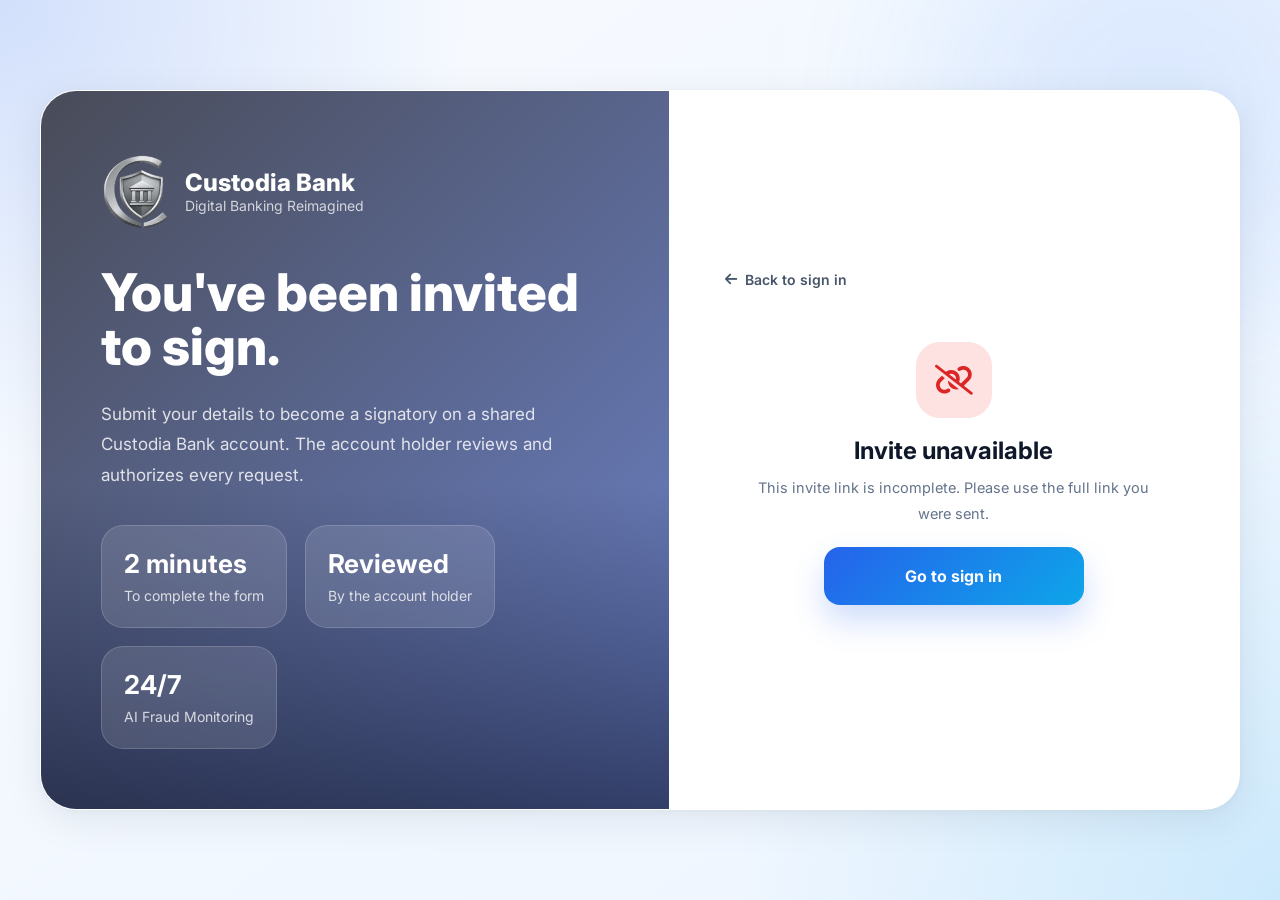
<file: jointaccountinvite.html>
<!DOCTYPE html>
<html lang="en">
<head>
<meta charset="UTF-8"/>
<meta name="viewport" content="width=device-width, initial-scale=1.0"/>
<title>Custodia Bank — Become a Signatory</title>
<link rel="preconnect" href="https://fonts.googleapis.com">
<link href="https://fonts.googleapis.com/css2?family=Inter:wght@400;500;600;700;800&display=swap" rel="stylesheet">
<link rel="stylesheet" href="https://cdnjs.cloudflare.com/ajax/libs/font-awesome/6.5.2/css/all.min.css"/>
<style>

*{margin:0;padding:0;box-sizing:border-box;font-family:'Inter',sans-serif;}

body{
  background:#f4f8ff;min-height:100vh;overflow-x:hidden;color:#0f172a;
}
body::before{
  content:"";position:fixed;inset:0;
  background:radial-gradient(circle at top left,rgba(37,99,235,.18),transparent 30%),
             radial-gradient(circle at bottom right,rgba(14,165,233,.15),transparent 35%),
             linear-gradient(to bottom right,#f8fbff,#edf5ff);
  z-index:-2;
}
.floating-glow{
  position:fixed;width:450px;height:450px;border-radius:50%;
  background:rgba(59,130,246,.12);filter:blur(90px);
  top:-120px;right:-100px;z-index:-1;
}

/* ── WRAPPER ── */
.container{min-height:100vh;display:flex;align-items:center;justify-content:center;padding:40px 20px;}
.auth-wrapper{
  width:100%;max-width:1200px;min-height:720px;background:#fff;
  border-radius:36px;overflow:hidden;display:grid;
  grid-template-columns:1.1fr 1fr;
  box-shadow:0 10px 40px rgba(15,23,42,.08),0 2px 10px rgba(15,23,42,.04);
  border:1px solid rgba(255,255,255,.8);
}

/* ── LEFT ── */
.hero-side{
  position:relative;overflow:hidden;
  background:linear-gradient(135deg,rgba(2,6,23,.72),rgba(30,64,175,.65)),
    url('https://images.unsplash.com/photo-1556740749-887f6717d7e4?q=80&w=1400&auto=format&fit=crop') center/cover;
  padding:60px;display:flex;flex-direction:column;justify-content:space-between;
}
.hero-side::after{
  content:"";position:absolute;inset:0;
  background:linear-gradient(to top,rgba(2,6,23,.55),transparent 45%);
}
.brand,.hero-content,.hero-stats{position:relative;z-index:2;}
.brand{display:flex;align-items:center;gap:14px;}
.brand-logo{height:80px;}
.brand h2{color:#fff;font-size:24px;font-weight:800;}
.brand p{color:rgba(255,255,255,.75);font-size:14px;}
.hero-content h1{color:#fff;font-size:52px;line-height:1.05;max-width:520px;margin-bottom:24px;font-weight:800;}
.hero-content p{color:rgba(255,255,255,.82);font-size:17px;line-height:1.8;max-width:520px;}
.hero-stats{display:flex;gap:18px;flex-wrap:wrap;}
.stat-card{
  background:rgba(255,255,255,.12);backdrop-filter:blur(18px);
  border:1px solid rgba(255,255,255,.16);border-radius:22px;padding:22px;min-width:160px;
}
.stat-card h3{color:#fff;font-size:26px;margin-bottom:6px;}
.stat-card span{color:rgba(255,255,255,.78);font-size:14px;}

/* ── RIGHT ── */
.form-side{padding:52px 56px;display:flex;flex-direction:column;justify-content:center;overflow-y:auto;}

/* tabs */
.auth-tabs{display:flex;gap:6px;background:#f1f5f9;border-radius:16px;padding:5px;margin-bottom:36px;}
.auth-tab{
  flex:1;height:46px;border:none;border-radius:12px;background:transparent;
  font-size:15px;font-weight:600;color:#64748b;cursor:pointer;transition:.25s;
}
.auth-tab.active{background:#fff;color:#0f172a;box-shadow:0 2px 8px rgba(15,23,42,.08);}

/* panels */
.auth-panel{display:none;}
.auth-panel.active{display:block;}

.panel-title h1{font-size:34px;color:#0f172a;margin-bottom:8px;}
.panel-title p{color:#64748b;line-height:1.7;margin-bottom:28px;font-size:15px;}

/* form */
.form-group{margin-bottom:16px;}
.form-group label{display:block;margin-bottom:8px;font-size:13px;font-weight:600;color:#1e293b;}
.input-wrap{position:relative;}
.input-wrap input,.input-wrap select{
  width:100%;height:58px;border-radius:16px;border:1px solid #dbe5f3;
  background:#f8fbff;padding:0 18px;font-size:15px;outline:none;transition:.3s;
  appearance:none;
}
.input-wrap input:focus,.input-wrap select:focus{
  border-color:#2563eb;background:#fff;box-shadow:0 0 0 4px rgba(37,99,235,.1);
}
.input-with-icon input{padding-right:52px;}
.eye-btn{
  position:absolute;right:16px;top:50%;transform:translateY(-50%);
  background:none;border:none;cursor:pointer;color:#64748b;font-size:16px;
}
.eye-btn:hover{color:#2563eb;}

.form-row{display:grid;grid-template-columns:1fr 1fr;gap:14px;}

.submit-btn{
  width:100%;height:58px;border:none;border-radius:16px;
  background:linear-gradient(135deg,#2563eb,#0ea5e9);
  color:#fff;font-size:16px;font-weight:700;cursor:pointer;
  transition:.3s;box-shadow:0 16px 32px rgba(37,99,235,.22);
  display:flex;align-items:center;justify-content:center;gap:10px;
  margin-top:4px;
}
.submit-btn:hover{transform:translateY(-2px);box-shadow:0 20px 38px rgba(37,99,235,.3);}
.submit-btn:disabled{opacity:.6;cursor:not-allowed;transform:none;}

.form-options{display:flex;align-items:center;justify-content:space-between;margin:14px 0 20px;gap:10px;}
.checkbox-label{display:flex;align-items:center;gap:8px;color:#475569;font-size:14px;cursor:pointer;}
.checkbox-label input{width:16px;height:16px;accent-color:#2563eb;}
.forgot-link{color:#2563eb;text-decoration:none;font-size:14px;font-weight:600;}

.error-box{
  margin-top:12px;padding:12px 16px;border-radius:12px;
  background:#fef2f2;border:1px solid #fecaca;
  color:#dc2626;font-size:14px;font-weight:600;display:none;
}
.success-box{
  margin-top:12px;padding:12px 16px;border-radius:12px;
  background:#f0fdf4;border:1px solid #bbf7d0;
  color:#16a34a;font-size:14px;font-weight:600;display:none;
}

.footer-note{margin-top:24px;text-align:center;color:#64748b;font-size:13px;line-height:1.8;}
.footer-note a{color:#2563eb;text-decoration:none;font-weight:600;}

/* ── SPINNER ── */
.spinner{
  width:20px;height:20px;border:2px solid rgba(255,255,255,.4);
  border-top-color:#fff;border-radius:50%;animation:spin .6s linear infinite;
}
@keyframes spin{to{transform:rotate(360deg);}}

/* ── MOBILE ── */
@media(max-width:900px){
  .auth-wrapper{grid-template-columns:1fr;min-height:none;border-radius:0;height: 100%;}
  .hero-side{display:none;}
  .form-side{padding:30px 22px;}
  .panel-title h1{font-size:28px;}
  .container{padding:0;}
  body{background:linear-gradient(to bottom,#eef5ff,#fff);}
  .form-row{grid-template-columns:1fr;}
}
@media(max-width:480px){
  .panel-title h1{font-size:24px;}
  .form-options{flex-direction:column;align-items:flex-start;}
}
/* ── WIZARD STEPS ── */
.wizard-step{display:none;}
.wizard-step.active{display:block;}

/* progress bar */
.step-progress{margin-bottom:28px;}
.step-track{
  height:4px;background:#e2e8f0;border-radius:99px;margin-bottom:18px;overflow:hidden;
}
.step-fill{
  height:100%;background:linear-gradient(90deg,#2563eb,#0ea5e9);
  border-radius:99px;transition:width .4s ease;width:0%;
}
.step-dots{display:flex;justify-content:space-between;position:relative;}
.step-dot{
  display:flex;flex-direction:column;align-items:center;gap:5px;
  flex:1;cursor:default;
}
.step-dot span{
  width:32px;height:32px;border-radius:50%;background:#e2e8f0;
  display:flex;align-items:center;justify-content:center;
  font-size:13px;font-weight:700;color:#94a3b8;transition:.3s;
}
.step-dot label{font-size:11px;color:#94a3b8;font-weight:600;transition:.3s;text-align:center;}
.step-dot.active span,.step-dot.done span{background:linear-gradient(135deg,#2563eb,#0ea5e9);color:#fff;}
.step-dot.active label,.step-dot.done label{color:#2563eb;}
.step-dot.done span::before{content:"✓";}
.step-dot.done span{font-size:0;}
.step-dot.done span::before{font-size:14px;}

/* nav buttons */
.wizard-nav{display:flex;justify-content:space-between;align-items:center;margin-top:20px;gap:12px;}
.nav-btn{
  height:48px;padding:0 24px;border-radius:14px;border:none;
  font-size:14px;font-weight:700;cursor:pointer;transition:.25s;
  display:flex;align-items:center;gap:8px;
}
.next-btn{
  background:linear-gradient(135deg,#2563eb,#0ea5e9);color:#fff;
  box-shadow:0 8px 20px rgba(37,99,235,.2);
}
.next-btn:hover:not(:disabled){transform:translateY(-1px);box-shadow:0 12px 24px rgba(37,99,235,.3);}
.next-btn:disabled{
  background:linear-gradient(135deg,#94a3b8,#cbd5e1);
  box-shadow:none;cursor:not-allowed;opacity:1;
}
.back-btn{background:#f1f5f9;color:#475569;}
.back-btn:hover{background:#e2e8f0;}

/* field-level errors */
.field-error{
  font-size:12px;color:#dc2626;font-weight:500;
  margin-top:5px;display:none;align-items:center;gap:5px;
}
.field-error.show{display:flex;}
.field-error i{font-size:11px;}
.input-wrap.has-error input,
.input-wrap.has-error select{
  border-color:#fca5a5;background:#fff5f5;
}
.input-wrap.has-error input:focus,
.input-wrap.has-error select:focus{
  border-color:#ef4444;box-shadow:0 0 0 4px rgba(239,68,68,.1);
}
.input-wrap.is-valid input,
.input-wrap.is-valid select{
  border-color:#86efac;
}
.pin-inputs.has-error .pin-digit{border-color:#fca5a5;background:#fff5f5;}
.pin-error{font-size:12px;color:#dc2626;font-weight:500;margin-top:8px;display:none;align-items:center;gap:5px;}
.pin-error.show{display:flex;}

/* PIN inputs */
.pin-inputs{display:flex;gap:12px;margin-top:4px;}
.pin-digit{
  width:58px;height:58px;border-radius:14px;border:1.5px solid #dbe5f3;
  background:#f8fbff;text-align:center;font-size:20px;font-weight:700;
  outline:none;transition:.3s;
}
.pin-digit:focus{border-color:#2563eb;background:#fff;box-shadow:0 0 0 4px rgba(37,99,235,.1);}

/* password strength */
.pwd-strength{height:4px;background:#e2e8f0;border-radius:99px;margin-top:8px;overflow:hidden;}
.pwd-bar{height:100%;border-radius:99px;width:0%;transition:width .4s,background .4s;}
.field-hint{font-size:12px;color:#94a3b8;margin-top:5px;}
.label-hint{font-size:11px;color:#94a3b8;font-weight:400;margin-left:4px;}

/* review card */
.review-card{
  background:#f8fbff;border:1px solid #e2e8f0;border-radius:18px;padding:20px;
}
.review-row{
  display:flex;justify-content:space-between;align-items:center;
  padding:9px 0;border-bottom:1px solid #f1f5f9;gap:12px;
}
.review-row:last-child{border-bottom:none;}
.review-label{font-size:12px;font-weight:600;color:#64748b;min-width:110px;}
.review-value{font-size:14px;font-weight:600;color:#0f172a;text-align:right;word-break:break-all;}
.review-edit{
  background:none;border:none;color:#2563eb;font-size:11px;font-weight:700;
  cursor:pointer;padding:2px 6px;border-radius:6px;white-space:nowrap;
}
.review-edit:hover{background:#eff6ff;}

/* ── JOINT PAGE ADDITIONS ── */
.back-link{display:inline-flex;align-items:center;gap:8px;color:#475569;font-size:14px;font-weight:600;text-decoration:none;margin-bottom:18px;}
.back-link:hover{color:#2563eb;}
.type-pill{display:inline-flex;align-items:center;gap:8px;background:#eff6ff;color:#2563eb;font-size:12px;font-weight:700;padding:6px 12px;border-radius:999px;margin-bottom:14px;}
.holder-tag{display:flex;align-items:center;gap:10px;margin:2px 0 18px;padding:12px 14px;border-radius:14px;background:#f8fbff;border:1px solid #e2e8f0;font-size:13px;color:#475569;}
.holder-tag i{color:#2563eb;}
.mode-grid{display:grid;grid-template-columns:1fr 1fr;gap:12px;}
.mode-card{border:1.5px solid #dbe5f3;border-radius:16px;padding:16px;cursor:pointer;background:#f8fbff;transition:.25s;}
.mode-card:hover{border-color:#93c5fd;}
.mode-card.selected{border-color:#2563eb;background:#eff6ff;box-shadow:0 0 0 4px rgba(37,99,235,.08);}
.mode-card h4{font-size:14px;color:#0f172a;margin-bottom:4px;display:flex;align-items:center;gap:8px;}
.mode-card p{font-size:12px;color:#64748b;line-height:1.6;}
.same-addr{margin:-4px 0 14px;}
.section-note{font-size:12.5px;color:#64748b;line-height:1.7;margin:-6px 0 16px;}
.review-group{font-size:11px;font-weight:800;letter-spacing:.08em;color:#2563eb;margin:12px 0 2px;}
.review-group:first-child{margin-top:0;}
.photo-box{display:flex;align-items:center;gap:16px;padding:16px;border:1.5px dashed #cbd5e1;border-radius:18px;background:#f8fbff;margin-bottom:6px;}
.photo-box.done{border-style:solid;border-color:#86efac;background:#f0fdf4;}
.photo-box.fail{border-color:#fca5a5;background:#fff5f5;}
.photo-thumb{width:88px;height:88px;border-radius:22px;background:#e2e8f0;display:flex;align-items:center;justify-content:center;overflow:hidden;flex-shrink:0;cursor:pointer;color:#94a3b8;font-size:26px;position:relative;}
.photo-thumb img{width:100%;height:100%;object-fit:cover;display:none;}
.photo-thumb .spin{position:absolute;inset:0;background:rgba(15,23,42,.45);display:none;align-items:center;justify-content:center;}
.photo-thumb.busy .spin{display:flex;}
.photo-meta h4{font-size:14px;color:#0f172a;margin-bottom:3px;}
.photo-meta p{font-size:12px;color:#64748b;line-height:1.6;margin-bottom:8px;}
.photo-btn{height:38px;padding:0 16px;border:none;border-radius:11px;background:#2563eb;color:#fff;font-size:13px;font-weight:700;cursor:pointer;}
.photo-status{font-size:12px;font-weight:600;margin-top:6px;color:#16a34a;}
.review-thumbs{display:flex;gap:14px;margin-bottom:6px;}
.review-thumbs figure{text-align:center;font-size:11px;font-weight:700;color:#64748b;}
.review-thumbs img{width:72px;height:72px;border-radius:18px;object-fit:cover;display:block;margin:0 auto 4px;border:2px solid #bfdbfe;}
@media(max-width:480px){.mode-grid{grid-template-columns:1fr;}.photo-box{flex-direction:column;text-align:center;}}

.back-link{position:sticky;top:0;z-index:30;background:#fff;padding:6px 8px 6px 0;}
/* ── MOBILE: page is fixed to the screen; only the form area scrolls ── */
@media(max-width:900px){
  html,body{height:100%;margin:0;overflow:hidden;}
  body{height:100vh;height:100dvh;min-height:0;}
  .container{width:100%;height:100vh;height:100dvh;min-height:0;padding:0;display:block;}
  .auth-wrapper{width:100%;max-width:100%;height:100vh;height:100dvh;min-height:0;border-radius:0;border:none;box-shadow:none;overflow:hidden;display:block;}
  .form-side{height:100vh;height:100dvh;padding:0;padding-top:env(safe-area-inset-top,0px);display:flex;flex-direction:column;justify-content:flex-start;overflow:hidden;}

  /* fixed numbered wizard */
  .step-progress{flex:none;position:static;margin:0;padding:14px 20px 12px;background:#fff;box-shadow:0 1px 0 #eef2f7;}
  .step-track{margin-bottom:12px;}
  .step-dot span{width:28px;height:28px;font-size:12px;}
  .step-dot label{font-size:10px;}

  /* scrollable form body: the active step scrolls, its heading stays pinned inside it */
  .wizard-step.active{display:block;flex:1 1 auto;min-height:0;overflow-y:auto;-webkit-overflow-scrolling:touch;overscroll-behavior:contain;padding:0 20px 28px;}
  .wizard-step .panel-title{position:sticky;top:0;z-index:5;background:#fff;margin:0 -20px 14px;padding:12px 20px;border-bottom:1px solid #eef2f7;}
  .wizard-step .panel-title h1{font-size:22px;margin-bottom:4px;}
  .wizard-step .panel-title p{font-size:12.5px;line-height:1.5;margin-bottom:0;}
  .wizard-step .panel-title .type-pill{display:none;}
}
@media(max-width:900px){
  .back-link{flex:none;align-self:flex-start;margin:12px 20px 0;padding:4px 0;font-size:13.5px;}
  .form-side > .footer-note{flex:none;margin:0;padding:8px 20px calc(8px + env(safe-area-inset-bottom,0px));font-size:12px;border-top:1px solid #eef2f7;background:#fff;}
}

.state{display:none;text-align:center;padding:30px 6px;}
.state.show{display:block;}
.state .big{width:76px;height:76px;border-radius:24px;margin:0 auto 18px;display:flex;align-items:center;justify-content:center;font-size:30px;}
.state.ok .big{background:#dcfce7;color:#16a34a;}
.state.bad .big{background:#fee2e2;color:#dc2626;}
.state.load .big{background:#eff6ff;color:#2563eb;}
.state h2{font-size:24px;color:#0f172a;margin-bottom:10px;}
.state p{color:#64748b;line-height:1.8;font-size:14.5px;max-width:420px;margin:0 auto 20px;}
.state .submit-btn{max-width:260px;margin:0 auto;text-decoration:none;}
.locked input{background:#f1f5f9 !important;color:#475569;}
.consent{margin:6px 0 16px;align-items:flex-start;line-height:1.6;}
.consent input{margin-top:3px;flex-shrink:0;}
#formWrap{display:none;}
.ac-grid{display:grid;grid-template-columns:1fr 1fr;gap:10px;}
.ac-grid div{background:#fff;border:1px solid #e2e8f0;border-radius:12px;padding:10px 12px;}
.ac-grid span{display:block;font-size:11px;color:#64748b;font-weight:600;margin-bottom:2px;}
.ac-grid strong{font-size:13.5px;color:#0f172a;word-break:break-word;}
.ac-grid:empty{display:none;}
@media(max-width:480px){.ac-grid{grid-template-columns:1fr;}}
.acct-card{border:1px solid #bfdbfe;background:linear-gradient(135deg,#eff6ff,#f8fbff);border-radius:20px;padding:18px;margin:0 0 22px;}
.acct-card .ac-top{display:flex;align-items:center;gap:14px;margin-bottom:12px;}
.ac-photo{width:60px;height:60px;border-radius:18px;background:#dbeafe;color:#2563eb;font-weight:800;font-size:20px;display:flex;align-items:center;justify-content:center;overflow:hidden;flex-shrink:0;}
.ac-photo img{width:100%;height:100%;object-fit:cover;}
.ac-label{font-size:11px;font-weight:800;letter-spacing:.08em;color:#2563eb;}
.ac-name{font-size:17px;font-weight:800;color:#0f172a;line-height:1.3;}
</style>
</head>
<body>
<div class="floating-glow"></div>
<div class="container">
<div class="auth-wrapper">

  <div class="hero-side">
    <div class="brand">
      <img src="icon/custodia_logo.png" alt="Custodia" class="brand-logo">
      <div><h2>Custodia Bank</h2><p>Digital Banking Reimagined</p></div>
    </div>
    <div class="hero-content">
      <h1>You've been invited to sign.</h1>
      <p id="heroText">Submit your details to become a signatory on a shared Custodia Bank account. The account holder reviews and authorizes every request.</p>
    </div>
    <div class="hero-stats">
      <div class="stat-card"><h3>2 minutes</h3><span>To complete the form</span></div>
      <div class="stat-card"><h3>Reviewed</h3><span>By the account holder</span></div>
      <div class="stat-card"><h3>24/7</h3><span>AI Fraud Monitoring</span></div>
    </div>
  </div>

  <div class="form-side">
    <a class="back-link" href="auth.html"><i class="fa fa-arrow-left"></i> Back to sign in</a>

    <div class="wizard-step active">

      <div class="state load show" id="stLoad">
        <div class="big"><i class="fa-solid fa-spinner fa-spin"></i></div>
        <h2>Checking your invite…</h2>
      </div>

      <div class="state bad" id="stBad">
        <div class="big"><i class="fa-solid fa-link-slash"></i></div>
        <h2>Invite unavailable</h2>
        <p id="badMsg"></p>
        <a class="submit-btn" href="auth.html">Go to sign in</a>
      </div>

      <div class="state ok" id="stDone">
        <div class="big"><i class="fa-solid fa-paper-plane"></i></div>
        <h2>Request submitted</h2>
        <p id="doneMsg"></p>
        <a class="submit-btn" href="auth.html">Go to sign in</a>
      </div>

      <div id="formWrap">
        <div class="panel-title">
          <span class="type-pill"><i class="fa-solid fa-user-group"></i> Joint Account Invite</span>
          <h1>Signatory details</h1>
          <p id="intro"></p>
        </div>

        <div class="acct-card" id="acctCard">
          <div class="ac-top">
            <div class="ac-photo" id="acPhoto"></div>
            <div><div class="ac-label">YOU'RE SIGNING ON THIS ACCOUNT</div><div class="ac-name" id="acName"></div></div>
          </div>
          <div class="ac-grid" id="acGrid"></div>
        </div>

        <div class="form-group">
          <label>Full Name</label>
          <div class="input-wrap" id="wrap-name"><input type="text" id="name" placeholder="Your full legal name" oninput="live()"></div>
          <p class="field-error" id="err-name"><i class="fa fa-circle-exclamation"></i><span></span></p>
        </div>
        <div class="form-group">
          <label>Email Address</label>
          <div class="input-wrap" id="wrap-email"><input type="email" id="email" placeholder="your@email.com" oninput="live()"></div>
          <p class="field-error" id="err-email"><i class="fa fa-circle-exclamation"></i><span></span></p>
        </div>
        <div class="form-group">
          <label>Phone Number</label>
          <div class="input-wrap" id="wrap-phone"><input type="tel" id="phone" placeholder="+1 555 000 0000" oninput="live()"></div>
          <p class="field-error" id="err-phone"><i class="fa fa-circle-exclamation"></i><span></span></p>
        </div>
        <div class="form-group">
          <label>Relationship to <span id="relName">the account holder</span></label>
          <div class="input-wrap" id="wrap-rel"><select id="rel" onchange="live()">
            <option value="">Select relationship</option>
            <option>Spouse / Partner</option><option>Parent</option><option>Child</option>
            <option>Sibling</option><option>Business Partner</option><option>Other Family</option><option>Other</option>
          </select></div>
          <p class="field-error" id="err-rel"><i class="fa fa-circle-exclamation"></i><span></span></p>
        </div>
        <div class="form-group">
          <label>Residential Address</label>
          <div class="input-wrap" id="wrap-addr"><input type="text" id="addr" placeholder="Street, City, State / Province" oninput="live()"></div>
          <p class="field-error" id="err-addr"><i class="fa fa-circle-exclamation"></i><span></span></p>
        </div>

        <div class="form-group">
          <label>Your photo <span class="label-hint">(required)</span></label>
          <div class="photo-box" id="box-p">
            <div class="photo-thumb" id="thumb-p" onclick="$('file-p').click()">
              <i class="fa-solid fa-camera"></i><img id="img-p" alt=""><div class="spin"><div class="spinner"></div></div>
            </div>
            <div class="photo-meta">
              <h4>Photo identification</h4>
              <p>A clear, well-lit photo of your face, no sunglasses or hats. JPG or PNG, up to 5 MB.</p>
              <button type="button" class="photo-btn" onclick="$('file-p').click()">Upload photo</button>
              <div class="photo-status" id="st-p"></div>
            </div>
            <input type="file" id="file-p" accept="image/*" style="display:none" onchange="onPhoto(this.files[0])">
          </div>
          <p class="field-error" id="err-photo"><i class="fa fa-circle-exclamation"></i><span></span></p>
        </div>

        <div class="form-group">
          <label>Create a Password</label>
          <div class="input-wrap input-with-icon" id="wrap-pass">
            <input type="password" id="pass" placeholder="At least 6 characters" oninput="strength(this.value);live()">
            <button type="button" class="eye-btn" onclick="togglePwd('pass',this)"><i class="fa fa-eye"></i></button>
          </div>
          <div class="pwd-strength"><div class="pwd-bar" id="pwdBar"></div></div>
          <p class="field-error" id="err-pass"><i class="fa fa-circle-exclamation"></i><span></span></p>
        </div>
        <div class="form-group">
          <label>Confirm Password</label>
          <div class="input-wrap input-with-icon" id="wrap-conf">
            <input type="password" id="conf" placeholder="Re-enter your password" oninput="live()">
            <button type="button" class="eye-btn" onclick="togglePwd('conf',this)"><i class="fa fa-eye"></i></button>
          </div>
          <p class="field-error" id="err-conf"><i class="fa fa-circle-exclamation"></i><span></span></p>
        </div>
        <p class="section-note">You'll sign in with this email and password once <span class="pname">the account holder</span> authorizes you.</p>

        <label class="checkbox-label consent"><input type="checkbox" id="consent" onchange="live()"> I confirm the details above are mine and I agree to act as a signatory on this account.</label>

        <button class="submit-btn" id="submitBtn" onclick="submitForm()" disabled>Submit to <span class="pname">the account holder</span> <i class="fa fa-arrow-right"></i></button>
        <div class="error-box" id="formError"></div>
      </div>

    </div>
  </div>

</div>
</div>

<script>
const API_URL = "https://script.google.com/macros/s/AKfycbzWuV_Ilb3H79juD4ep7WvQO_1rfDgRKDbQF0_LMfOOpNafs0NAayPL6qXy4yigeI0z/exec";
const CLOUD_URL = 'https://api.cloudinary.com/v1_1/dvfeubzqy/image/upload';
const UPLOAD_PRESET = 'custodia_profiles';

const $ = id => document.getElementById(id);
const val = id => $(id).value.trim();
const EMAIL_RE = /^[^\s@]+@[^\s@]+\.[^\s@]+$/;
const PHONE_RE = /^[\d\s\+\-\(\)]{7,}$/;
const qs = new URLSearchParams(location.search);
const CODE = qs.get('code') || '', INV = qs.get('inv') || '', TOK = qs.get('tok') || '';
let photoUrl = '', primaryName = '', lockedEmail = '';

async function api(payload) {
  try {
    const res = await fetch(API_URL, { method: 'POST', body: JSON.stringify(payload) });
    return await res.json();
  } catch (e) { return { status: false, message: 'Network error. Please try again.' }; }
}

function panel(which) {
  ['stLoad', 'stBad', 'stDone'].forEach(id => $(id).classList.toggle('show', id === which));
  $('formWrap').style.display = which === 'form' ? 'block' : 'none';
}
function setErr(id, msg) {
  const w = $('wrap-' + id), e = $('err-' + id);
  if (!w || !e) return;
  w.classList.toggle('has-error', !!msg); w.classList.toggle('is-valid', !msg);
  e.querySelector('span').textContent = msg || ''; e.classList.toggle('show', !!msg);
}
function clrErr(id) {
  const w = $('wrap-' + id), e = $('err-' + id);
  if (w) w.classList.remove('has-error', 'is-valid'); if (e) e.classList.remove('show');
}
function togglePwd(id, btn) {
  const i = $(id); const show = i.type === 'password';
  i.type = show ? 'text' : 'password';
  btn.innerHTML = '<i class="fa ' + (show ? 'fa-eye-slash' : 'fa-eye') + '"></i>';
}
function strength(v) {
  let s = 0; if (v.length >= 6) s++; if (v.length >= 10) s++; if (/[A-Z]/.test(v) && /[a-z]/.test(v)) s++; if (/\d/.test(v) && /[^A-Za-z0-9]/.test(v)) s++;
  const bar = $('pwdBar'); bar.style.width = (s * 25) + '%';
  bar.style.background = ['#e2e8f0', '#ef4444', '#f59e0b', '#22c55e', '#16a34a'][s];
}

/* validates every field; `quiet` leaves empty fields unmarked while typing */
function validate(quiet) {
  let ok = true;
  const chk = (id, rule) => {
    const v = $(id).value.trim();
    if (!v) { quiet ? clrErr(id) : setErr(id, 'This field is required.'); ok = false; return; }
    const m = rule(v); setErr(id, m || ''); if (m) ok = false;
  };
  chk('name',  v => v.length < 2 ? 'Must be at least 2 characters.' : '');
  chk('email', v => EMAIL_RE.test(v) ? '' : 'Enter a valid email address.');
  chk('phone', v => PHONE_RE.test(v) ? '' : 'Enter a valid phone number.');
  chk('rel',   () => '');
  chk('addr',  v => v.length < 5 ? 'Enter a full address.' : '');
  chk('pass',  v => v.length < 6 ? 'Password must be at least 6 characters.' : '');
  const c = $('conf').value.trim();
  if (!c) { quiet ? clrErr('conf') : setErr('conf', 'Please confirm your password.'); ok = false; }
  else if (c !== $('pass').value.trim()) { setErr('conf', 'Passwords do not match.'); ok = false; }
  else setErr('conf', '');
  if (!photoUrl) ok = false;
  if (!$('consent').checked) ok = false;
  return ok;
}
function live() { $('submitBtn').disabled = !validate(true); }

async function onPhoto(file) {
  if (!file) return;
  const box = $('box-p'), st = $('st-p'), thumb = $('thumb-p'), img = $('img-p');
  const fail = m => { box.classList.add('fail'); box.classList.remove('done'); st.style.color = '#dc2626'; st.textContent = m; photoUrl = ''; live(); };
  if (!/^image\//.test(file.type)) return fail('Please choose an image file.');
  if (file.size > 5 * 1024 * 1024) return fail('Image is larger than 5 MB.');
  photoUrl = ''; box.classList.remove('done', 'fail'); st.style.color = '#64748b'; st.textContent = 'Uploading…';
  img.src = URL.createObjectURL(file); img.style.display = 'block'; thumb.querySelector('i').style.display = 'none';
  thumb.classList.add('busy'); live();
  try {
    const fd = new FormData();
    fd.append('file', file); fd.append('upload_preset', UPLOAD_PRESET);
    fd.append('folder', 'custodia/signatory_pending'); fd.append('public_id', 'sig_' + Date.now());
    const r = await fetch(CLOUD_URL, { method: 'POST', body: fd });
    const d = await r.json();
    if (!d.secure_url) throw new Error('upload');
    photoUrl = d.secure_url; box.classList.add('done'); st.style.color = '#16a34a'; st.textContent = '✓ Photo uploaded';
    const pe = $('err-photo'); pe.classList.remove('show');
  } catch (e) { fail('Upload failed. Check your connection and try again.'); }
  thumb.classList.remove('busy'); live();
}

async function submitForm() {
  if (!validate(false)) { if (!photoUrl) { const e = $('err-photo'); e.querySelector('span').textContent = 'Please upload your photo for identification.'; e.classList.add('show'); } return; }
  const btn = $('submitBtn'); const old = btn.innerHTML;
  btn.disabled = true; btn.innerHTML = '<div class="spinner"></div> Submitting…';
  $('formError').style.display = 'none';
  const d = await api({
    action: 'submitSignatory', code: CODE, inv: INV, tok: TOK,
    name: val('name'), email: val('email'), phone: val('phone'), relationship: $('rel').value,
    address: val('addr'), photoUrl: photoUrl, password: $('pass').value.trim()
  });
  if (!d.status) {
    btn.innerHTML = old; btn.disabled = false;
    $('formError').textContent = d.message || 'Something went wrong. Please try again.'; $('formError').style.display = 'block';
    return;
  }
  const first = val('name').split(' ')[0];
  $('doneMsg').textContent = d.authorized
    ? 'Thank you, ' + first + '. You are now an authorized signatory on ' + primaryName + '\'s account. This invite link has been used and can\'t be opened again. Sign in with the email and password you just chose.'
    : 'Thank you, ' + first + '. ' + primaryName + ' has been notified and will review your request. This invite link has now been used and can\'t be opened again. You\'ll receive an email once you\'re authorized, and you can then sign in with the email and password you just chose.';
  $('stDone').querySelector('h2').textContent = d.authorized ? 'You\'re authorized' : 'Request submitted';
  panel('done');
}

function renderAccount(a) {
  const esc = s => String(s == null ? '' : s).replace(/[&<>"']/g, c => ({'&':'&amp;','<':'&lt;','>':'&gt;','"':'&quot;',"'":'&#39;'}[c]));
  const ini = (a.name || '?').trim().split(/\s+/).map(w => w[0]).slice(0, 2).join('').toUpperCase();
  $('acPhoto').innerHTML = a.photoUrl ? '<img src="' + esc(a.photoUrl) + '" alt="">' : esc(ini);
  $('acName').textContent = a.name || '';
  $('acGrid').innerHTML = [['Account number', a.accountNumberMasked], ['Signing rule', a.operatingMode]]
    .filter(r => r[1]).map(r => '<div><span>' + r[0] + '</span><strong>' + esc(r[1]) + '</strong></div>').join('');
}

(async function init() {
  if (!CODE) { $('badMsg').textContent = 'This invite link is incomplete. Please use the full link you were sent.'; return panel('stBad'); }
  const d = await api({ action: 'getInviteInfo', code: CODE, inv: INV, tok: TOK });
  if (!d.status) { $('badMsg').textContent = d.message || 'This invite link is not valid.'; return panel('stBad'); }
  primaryName = d.primaryName || 'the account holder';
  document.querySelectorAll('.pname').forEach(e => e.textContent = primaryName);
  $('relName').textContent = primaryName;
  renderAccount(d.account || { name: primaryName });
  $('intro').textContent = primaryName + ' has invited you to become a signatory on their Custodia Bank account. Fill in your details; they will review and authorize your request.';
  if (d.invitee) {
    $('name').value = d.invitee.name || '';
    $('email').value = d.invitee.email || ''; $('email').readOnly = true; $('wrap-email').classList.add('locked');
  }
  panel('form'); live();
})();
</script>
</body>
</html>
</file>
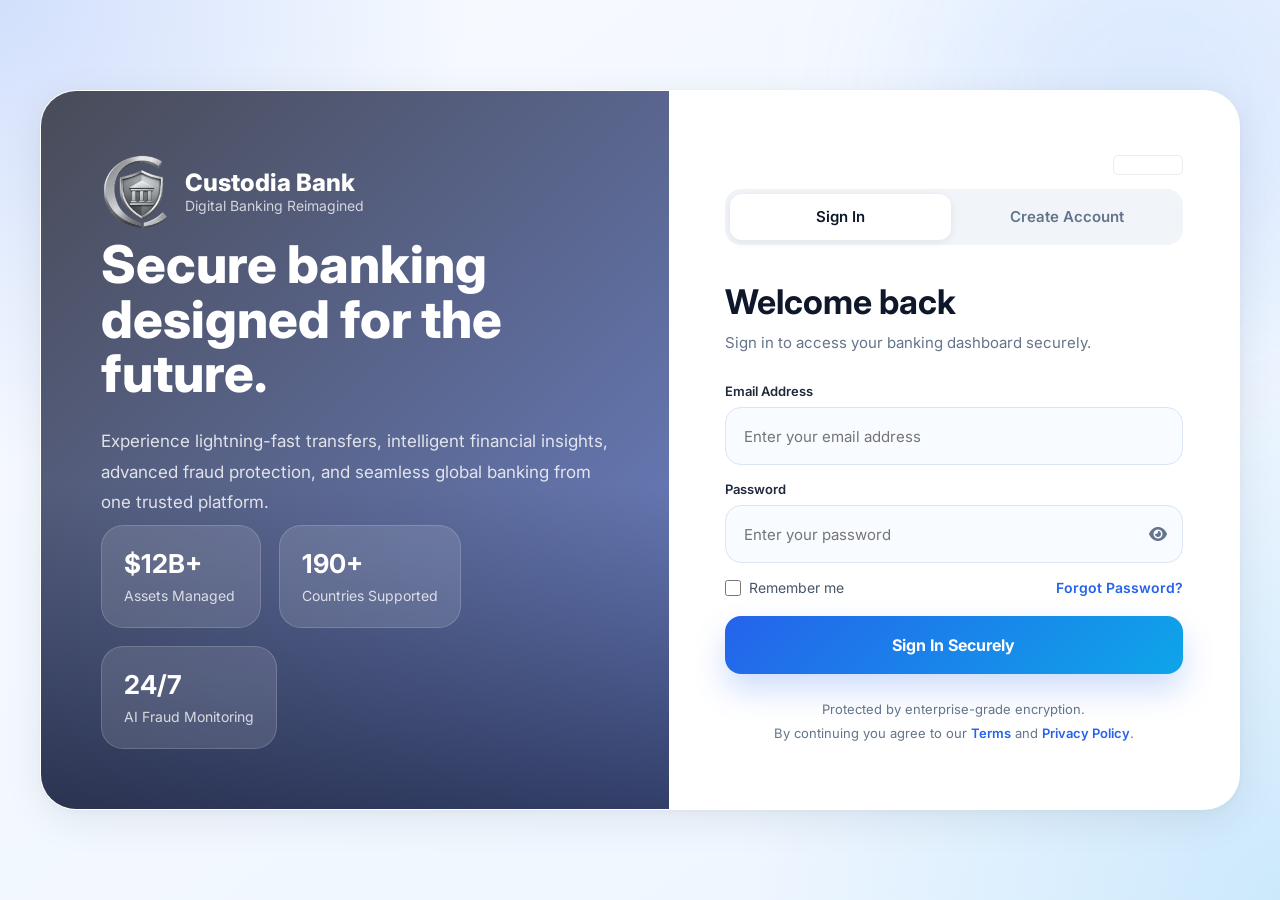
<file: jointaccountmanage.html>
<!DOCTYPE html>
<html lang="en">
<head>
<meta charset="UTF-8"/>
<meta name="viewport" content="width=device-width, initial-scale=1.0"/>
<title>Custodia Bank — Joint Account Signatories</title>
<link rel="preconnect" href="https://fonts.googleapis.com">
<link href="https://fonts.googleapis.com/css2?family=Inter:wght@400;500;600;700;800&display=swap" rel="stylesheet">
<link rel="stylesheet" href="https://cdnjs.cloudflare.com/ajax/libs/font-awesome/6.5.2/css/all.min.css"/>
<style>

*{margin:0;padding:0;box-sizing:border-box;font-family:'Inter',sans-serif;}

body{
  background:#f4f8ff;min-height:100vh;overflow-x:hidden;color:#0f172a;
}
body::before{
  content:"";position:fixed;inset:0;
  background:radial-gradient(circle at top left,rgba(37,99,235,.18),transparent 30%),
             radial-gradient(circle at bottom right,rgba(14,165,233,.15),transparent 35%),
             linear-gradient(to bottom right,#f8fbff,#edf5ff);
  z-index:-2;
}
.floating-glow{
  position:fixed;width:450px;height:450px;border-radius:50%;
  background:rgba(59,130,246,.12);filter:blur(90px);
  top:-120px;right:-100px;z-index:-1;
}

/* ── WRAPPER ── */
.container{min-height:100vh;display:flex;align-items:center;justify-content:center;padding:40px 20px;}
.auth-wrapper{
  width:100%;max-width:1200px;min-height:720px;background:#fff;
  border-radius:36px;overflow:hidden;display:grid;
  grid-template-columns:1.1fr 1fr;
  box-shadow:0 10px 40px rgba(15,23,42,.08),0 2px 10px rgba(15,23,42,.04);
  border:1px solid rgba(255,255,255,.8);
}

/* ── LEFT ── */
.hero-side{
  position:relative;overflow:hidden;
  background:linear-gradient(135deg,rgba(2,6,23,.72),rgba(30,64,175,.65)),
    url('https://images.unsplash.com/photo-1556740749-887f6717d7e4?q=80&w=1400&auto=format&fit=crop') center/cover;
  padding:60px;display:flex;flex-direction:column;justify-content:space-between;
}
.hero-side::after{
  content:"";position:absolute;inset:0;
  background:linear-gradient(to top,rgba(2,6,23,.55),transparent 45%);
}
.brand,.hero-content,.hero-stats{position:relative;z-index:2;}
.brand{display:flex;align-items:center;gap:14px;}
.brand-logo{height:80px;}
.brand h2{color:#fff;font-size:24px;font-weight:800;}
.brand p{color:rgba(255,255,255,.75);font-size:14px;}
.hero-content h1{color:#fff;font-size:52px;line-height:1.05;max-width:520px;margin-bottom:24px;font-weight:800;}
.hero-content p{color:rgba(255,255,255,.82);font-size:17px;line-height:1.8;max-width:520px;}
.hero-stats{display:flex;gap:18px;flex-wrap:wrap;}
.stat-card{
  background:rgba(255,255,255,.12);backdrop-filter:blur(18px);
  border:1px solid rgba(255,255,255,.16);border-radius:22px;padding:22px;min-width:160px;
}
.stat-card h3{color:#fff;font-size:26px;margin-bottom:6px;}
.stat-card span{color:rgba(255,255,255,.78);font-size:14px;}

/* ── RIGHT ── */
.form-side{padding:52px 56px;display:flex;flex-direction:column;justify-content:center;overflow-y:auto;}

/* tabs */
.auth-tabs{display:flex;gap:6px;background:#f1f5f9;border-radius:16px;padding:5px;margin-bottom:36px;}
.auth-tab{
  flex:1;height:46px;border:none;border-radius:12px;background:transparent;
  font-size:15px;font-weight:600;color:#64748b;cursor:pointer;transition:.25s;
}
.auth-tab.active{background:#fff;color:#0f172a;box-shadow:0 2px 8px rgba(15,23,42,.08);}

/* panels */
.auth-panel{display:none;}
.auth-panel.active{display:block;}

.panel-title h1{font-size:34px;color:#0f172a;margin-bottom:8px;}
.panel-title p{color:#64748b;line-height:1.7;margin-bottom:28px;font-size:15px;}

/* form */
.form-group{margin-bottom:16px;}
.form-group label{display:block;margin-bottom:8px;font-size:13px;font-weight:600;color:#1e293b;}
.input-wrap{position:relative;}
.input-wrap input,.input-wrap select{
  width:100%;height:58px;border-radius:16px;border:1px solid #dbe5f3;
  background:#f8fbff;padding:0 18px;font-size:15px;outline:none;transition:.3s;
  appearance:none;
}
.input-wrap input:focus,.input-wrap select:focus{
  border-color:#2563eb;background:#fff;box-shadow:0 0 0 4px rgba(37,99,235,.1);
}
.input-with-icon input{padding-right:52px;}
.eye-btn{
  position:absolute;right:16px;top:50%;transform:translateY(-50%);
  background:none;border:none;cursor:pointer;color:#64748b;font-size:16px;
}
.eye-btn:hover{color:#2563eb;}

.form-row{display:grid;grid-template-columns:1fr 1fr;gap:14px;}

.submit-btn{
  width:100%;height:58px;border:none;border-radius:16px;
  background:linear-gradient(135deg,#2563eb,#0ea5e9);
  color:#fff;font-size:16px;font-weight:700;cursor:pointer;
  transition:.3s;box-shadow:0 16px 32px rgba(37,99,235,.22);
  display:flex;align-items:center;justify-content:center;gap:10px;
  margin-top:4px;
}
.submit-btn:hover{transform:translateY(-2px);box-shadow:0 20px 38px rgba(37,99,235,.3);}
.submit-btn:disabled{opacity:.6;cursor:not-allowed;transform:none;}

.form-options{display:flex;align-items:center;justify-content:space-between;margin:14px 0 20px;gap:10px;}
.checkbox-label{display:flex;align-items:center;gap:8px;color:#475569;font-size:14px;cursor:pointer;}
.checkbox-label input{width:16px;height:16px;accent-color:#2563eb;}
.forgot-link{color:#2563eb;text-decoration:none;font-size:14px;font-weight:600;}

.error-box{
  margin-top:12px;padding:12px 16px;border-radius:12px;
  background:#fef2f2;border:1px solid #fecaca;
  color:#dc2626;font-size:14px;font-weight:600;display:none;
}
.success-box{
  margin-top:12px;padding:12px 16px;border-radius:12px;
  background:#f0fdf4;border:1px solid #bbf7d0;
  color:#16a34a;font-size:14px;font-weight:600;display:none;
}

.footer-note{margin-top:24px;text-align:center;color:#64748b;font-size:13px;line-height:1.8;}
.footer-note a{color:#2563eb;text-decoration:none;font-weight:600;}

/* ── SPINNER ── */
.spinner{
  width:20px;height:20px;border:2px solid rgba(255,255,255,.4);
  border-top-color:#fff;border-radius:50%;animation:spin .6s linear infinite;
}
@keyframes spin{to{transform:rotate(360deg);}}

/* ── MOBILE ── */
@media(max-width:900px){
  .auth-wrapper{grid-template-columns:1fr;min-height:none;border-radius:0;height: 100%;}
  .hero-side{display:none;}
  .form-side{padding:30px 22px;}
  .panel-title h1{font-size:28px;}
  .container{padding:0;}
  body{background:linear-gradient(to bottom,#eef5ff,#fff);}
  .form-row{grid-template-columns:1fr;}
}
@media(max-width:480px){
  .panel-title h1{font-size:24px;}
  .form-options{flex-direction:column;align-items:flex-start;}
}
/* ── WIZARD STEPS ── */
.wizard-step{display:none;}
.wizard-step.active{display:block;}

/* progress bar */
.step-progress{margin-bottom:28px;}
.step-track{
  height:4px;background:#e2e8f0;border-radius:99px;margin-bottom:18px;overflow:hidden;
}
.step-fill{
  height:100%;background:linear-gradient(90deg,#2563eb,#0ea5e9);
  border-radius:99px;transition:width .4s ease;width:0%;
}
.step-dots{display:flex;justify-content:space-between;position:relative;}
.step-dot{
  display:flex;flex-direction:column;align-items:center;gap:5px;
  flex:1;cursor:default;
}
.step-dot span{
  width:32px;height:32px;border-radius:50%;background:#e2e8f0;
  display:flex;align-items:center;justify-content:center;
  font-size:13px;font-weight:700;color:#94a3b8;transition:.3s;
}
.step-dot label{font-size:11px;color:#94a3b8;font-weight:600;transition:.3s;text-align:center;}
.step-dot.active span,.step-dot.done span{background:linear-gradient(135deg,#2563eb,#0ea5e9);color:#fff;}
.step-dot.active label,.step-dot.done label{color:#2563eb;}
.step-dot.done span::before{content:"✓";}
.step-dot.done span{font-size:0;}
.step-dot.done span::before{font-size:14px;}

/* nav buttons */
.wizard-nav{display:flex;justify-content:space-between;align-items:center;margin-top:20px;gap:12px;}
.nav-btn{
  height:48px;padding:0 24px;border-radius:14px;border:none;
  font-size:14px;font-weight:700;cursor:pointer;transition:.25s;
  display:flex;align-items:center;gap:8px;
}
.next-btn{
  background:linear-gradient(135deg,#2563eb,#0ea5e9);color:#fff;
  box-shadow:0 8px 20px rgba(37,99,235,.2);
}
.next-btn:hover:not(:disabled){transform:translateY(-1px);box-shadow:0 12px 24px rgba(37,99,235,.3);}
.next-btn:disabled{
  background:linear-gradient(135deg,#94a3b8,#cbd5e1);
  box-shadow:none;cursor:not-allowed;opacity:1;
}
.back-btn{background:#f1f5f9;color:#475569;}
.back-btn:hover{background:#e2e8f0;}

/* field-level errors */
.field-error{
  font-size:12px;color:#dc2626;font-weight:500;
  margin-top:5px;display:none;align-items:center;gap:5px;
}
.field-error.show{display:flex;}
.field-error i{font-size:11px;}
.input-wrap.has-error input,
.input-wrap.has-error select{
  border-color:#fca5a5;background:#fff5f5;
}
.input-wrap.has-error input:focus,
.input-wrap.has-error select:focus{
  border-color:#ef4444;box-shadow:0 0 0 4px rgba(239,68,68,.1);
}
.input-wrap.is-valid input,
.input-wrap.is-valid select{
  border-color:#86efac;
}
.pin-inputs.has-error .pin-digit{border-color:#fca5a5;background:#fff5f5;}
.pin-error{font-size:12px;color:#dc2626;font-weight:500;margin-top:8px;display:none;align-items:center;gap:5px;}
.pin-error.show{display:flex;}

/* PIN inputs */
.pin-inputs{display:flex;gap:12px;margin-top:4px;}
.pin-digit{
  width:58px;height:58px;border-radius:14px;border:1.5px solid #dbe5f3;
  background:#f8fbff;text-align:center;font-size:20px;font-weight:700;
  outline:none;transition:.3s;
}
.pin-digit:focus{border-color:#2563eb;background:#fff;box-shadow:0 0 0 4px rgba(37,99,235,.1);}

/* password strength */
.pwd-strength{height:4px;background:#e2e8f0;border-radius:99px;margin-top:8px;overflow:hidden;}
.pwd-bar{height:100%;border-radius:99px;width:0%;transition:width .4s,background .4s;}
.field-hint{font-size:12px;color:#94a3b8;margin-top:5px;}
.label-hint{font-size:11px;color:#94a3b8;font-weight:400;margin-left:4px;}

/* review card */
.review-card{
  background:#f8fbff;border:1px solid #e2e8f0;border-radius:18px;padding:20px;
}
.review-row{
  display:flex;justify-content:space-between;align-items:center;
  padding:9px 0;border-bottom:1px solid #f1f5f9;gap:12px;
}
.review-row:last-child{border-bottom:none;}
.review-label{font-size:12px;font-weight:600;color:#64748b;min-width:110px;}
.review-value{font-size:14px;font-weight:600;color:#0f172a;text-align:right;word-break:break-all;}
.review-edit{
  background:none;border:none;color:#2563eb;font-size:11px;font-weight:700;
  cursor:pointer;padding:2px 6px;border-radius:6px;white-space:nowrap;
}
.review-edit:hover{background:#eff6ff;}

/* ── JOINT PAGE ADDITIONS ── */
.back-link{display:inline-flex;align-items:center;gap:8px;color:#475569;font-size:14px;font-weight:600;text-decoration:none;margin-bottom:18px;}
.back-link:hover{color:#2563eb;}
.type-pill{display:inline-flex;align-items:center;gap:8px;background:#eff6ff;color:#2563eb;font-size:12px;font-weight:700;padding:6px 12px;border-radius:999px;margin-bottom:14px;}
.holder-tag{display:flex;align-items:center;gap:10px;margin:2px 0 18px;padding:12px 14px;border-radius:14px;background:#f8fbff;border:1px solid #e2e8f0;font-size:13px;color:#475569;}
.holder-tag i{color:#2563eb;}
.mode-grid{display:grid;grid-template-columns:1fr 1fr;gap:12px;}
.mode-card{border:1.5px solid #dbe5f3;border-radius:16px;padding:16px;cursor:pointer;background:#f8fbff;transition:.25s;}
.mode-card:hover{border-color:#93c5fd;}
.mode-card.selected{border-color:#2563eb;background:#eff6ff;box-shadow:0 0 0 4px rgba(37,99,235,.08);}
.mode-card h4{font-size:14px;color:#0f172a;margin-bottom:4px;display:flex;align-items:center;gap:8px;}
.mode-card p{font-size:12px;color:#64748b;line-height:1.6;}
.same-addr{margin:-4px 0 14px;}
.section-note{font-size:12.5px;color:#64748b;line-height:1.7;margin:-6px 0 16px;}
.review-group{font-size:11px;font-weight:800;letter-spacing:.08em;color:#2563eb;margin:12px 0 2px;}
.review-group:first-child{margin-top:0;}
.photo-box{display:flex;align-items:center;gap:16px;padding:16px;border:1.5px dashed #cbd5e1;border-radius:18px;background:#f8fbff;margin-bottom:6px;}
.photo-box.done{border-style:solid;border-color:#86efac;background:#f0fdf4;}
.photo-box.fail{border-color:#fca5a5;background:#fff5f5;}
.photo-thumb{width:88px;height:88px;border-radius:22px;background:#e2e8f0;display:flex;align-items:center;justify-content:center;overflow:hidden;flex-shrink:0;cursor:pointer;color:#94a3b8;font-size:26px;position:relative;}
.photo-thumb img{width:100%;height:100%;object-fit:cover;display:none;}
.photo-thumb .spin{position:absolute;inset:0;background:rgba(15,23,42,.45);display:none;align-items:center;justify-content:center;}
.photo-thumb.busy .spin{display:flex;}
.photo-meta h4{font-size:14px;color:#0f172a;margin-bottom:3px;}
.photo-meta p{font-size:12px;color:#64748b;line-height:1.6;margin-bottom:8px;}
.photo-btn{height:38px;padding:0 16px;border:none;border-radius:11px;background:#2563eb;color:#fff;font-size:13px;font-weight:700;cursor:pointer;}
.photo-status{font-size:12px;font-weight:600;margin-top:6px;color:#16a34a;}
.review-thumbs{display:flex;gap:14px;margin-bottom:6px;}
.review-thumbs figure{text-align:center;font-size:11px;font-weight:700;color:#64748b;}
.review-thumbs img{width:72px;height:72px;border-radius:18px;object-fit:cover;display:block;margin:0 auto 4px;border:2px solid #bfdbfe;}
@media(max-width:480px){.mode-grid{grid-template-columns:1fr;}.photo-box{flex-direction:column;text-align:center;}}

.back-link{position:sticky;top:0;z-index:30;background:#fff;padding:6px 8px 6px 0;}
/* ── MOBILE: page is fixed to the screen; only the form area scrolls ── */
@media(max-width:900px){
  html,body{height:100%;margin:0;overflow:hidden;}
  body{height:100vh;height:100dvh;min-height:0;}
  .container{width:100%;height:100vh;height:100dvh;min-height:0;padding:0;display:block;}
  .auth-wrapper{width:100%;max-width:100%;height:100vh;height:100dvh;min-height:0;border-radius:0;border:none;box-shadow:none;overflow:hidden;display:block;}
  .form-side{height:100vh;height:100dvh;padding:0;padding-top:env(safe-area-inset-top,0px);display:flex;flex-direction:column;justify-content:flex-start;overflow:hidden;}

  /* fixed numbered wizard */
  .step-progress{flex:none;position:static;margin:0;padding:14px 20px 12px;background:#fff;box-shadow:0 1px 0 #eef2f7;}
  .step-track{margin-bottom:12px;}
  .step-dot span{width:28px;height:28px;font-size:12px;}
  .step-dot label{font-size:10px;}

  /* scrollable form body: the active step scrolls, its heading stays pinned inside it */
  .wizard-step.active{display:block;flex:1 1 auto;min-height:0;overflow-y:auto;-webkit-overflow-scrolling:touch;overscroll-behavior:contain;padding:0 20px 28px;}
  .wizard-step .panel-title{position:sticky;top:0;z-index:5;background:#fff;margin:0 -20px 14px;padding:12px 20px;border-bottom:1px solid #eef2f7;}
  .wizard-step .panel-title h1{font-size:22px;margin-bottom:4px;}
  .wizard-step .panel-title p{font-size:12.5px;line-height:1.5;margin-bottom:0;}
  .wizard-step .panel-title .type-pill{display:none;}
}
@media(max-width:900px){
  .back-link{flex:none;align-self:flex-start;margin:12px 20px 0;padding:4px 0;font-size:13.5px;}
  .form-side > .footer-note{flex:none;margin:0;padding:8px 20px calc(8px + env(safe-area-inset-bottom,0px));font-size:12px;border-top:1px solid #eef2f7;background:#fff;}
}

/* ── SIGNATORY MANAGEMENT ── */
.sig-list{display:flex;flex-direction:column;gap:10px;margin-bottom:8px;}
.sig-item{display:flex;align-items:center;gap:14px;padding:14px;border:1px solid #e2e8f0;border-radius:16px;background:#f8fbff;}
.sig-avatar{width:48px;height:48px;border-radius:14px;background:#dbeafe;color:#2563eb;display:flex;align-items:center;justify-content:center;font-weight:800;font-size:17px;overflow:hidden;flex-shrink:0;}
.sig-avatar img{width:100%;height:100%;object-fit:cover;}
.sig-info{flex:1;min-width:0;}
.sig-info h4{font-size:14.5px;color:#0f172a;white-space:nowrap;overflow:hidden;text-overflow:ellipsis;}
.sig-info p{font-size:12.5px;color:#64748b;white-space:nowrap;overflow:hidden;text-overflow:ellipsis;}
.badge{display:inline-flex;align-items:center;gap:6px;font-size:11px;font-weight:700;padding:5px 10px;border-radius:999px;white-space:nowrap;}
.b-active{background:#dcfce7;color:#16a34a;}
.b-invited{background:#e0f2fe;color:#0369a1;}
.b-pending{background:#fef3c7;color:#b45309;}
.sig-side{display:flex;flex-direction:column;align-items:flex-end;gap:6px;}
.link-btn{background:none;border:none;color:#dc2626;font-size:11.5px;font-weight:700;cursor:pointer;}
.link-btn:hover{text-decoration:underline;}
.slot-bar{display:flex;align-items:center;justify-content:space-between;margin:6px 0 14px;font-size:13px;color:#475569;font-weight:600;}
.slot-dots{display:flex;gap:6px;}
.slot-dots i{width:26px;height:6px;border-radius:99px;background:#e2e8f0;display:block;}
.slot-dots i.on{background:linear-gradient(90deg,#2563eb,#0ea5e9);}
.invite-card{border:1px solid #e2e8f0;border-radius:18px;padding:16px;margin-bottom:12px;background:#fff;}
.invite-card .tag{font-size:11px;font-weight:800;letter-spacing:.08em;color:#2563eb;margin-bottom:10px;display:block;}
.invite-card .form-group{margin-bottom:10px;}
.invite-card .input-wrap input{height:50px;}
.btn-row{display:flex;gap:12px;margin-top:10px;}
.btn-row .submit-btn{margin-top:0;}
.submit-btn.secondary{background:#fff;color:#2563eb;border:1.5px solid #2563eb;box-shadow:none;}
.submit-btn.secondary:hover:not(:disabled){background:#eff6ff;box-shadow:none;}
.notice{padding:14px 16px;border-radius:14px;font-size:13px;line-height:1.7;margin-bottom:16px;display:none;}
.notice.show{display:block;}
.notice.warn{background:#fffbeb;border:1px solid #fde68a;color:#92400e;}
.notice.info{background:#eff6ff;border:1px solid #bfdbfe;color:#1e40af;}
.notice a{color:inherit;font-weight:700;}
.sec-title{font-size:12px;font-weight:800;letter-spacing:.08em;color:#2563eb;margin:22px 0 10px;}
.sec-title:first-of-type{margin-top:4px;}
@media(max-width:480px){.btn-row{flex-direction:column;}.sig-item{flex-wrap:wrap;}}
</style>
</head>
<body>
<div class="floating-glow"></div>
<div class="container">
<div class="auth-wrapper">

  <div class="hero-side">
    <div class="brand">
      <img src="icon/custodia_logo.png" alt="Custodia" class="brand-logo">
      <div><h2>Custodia Bank</h2><p>Digital Banking Reimagined</p></div>
    </div>
    <div class="hero-content">
      <h1>Add the people who sign with you.</h1>
      <p>Invite up to three more signatories to your account. Each one submits their own details, and nobody can sign until you authorize them.</p>
    </div>
    <div class="hero-stats">
      <div class="stat-card"><h3>4 max</h3><span>Signatories per account</span></div>
      <div class="stat-card"><h3>You decide</h3><span>Every signee needs your OK</span></div>
      <div class="stat-card"><h3>14 days</h3><span>Invite link validity</span></div>
    </div>
  </div>

  <div class="form-side">
    <a class="back-link" href="accountdashboard.html"><i class="fa fa-arrow-left"></i> Back to dashboard</a>

    <div class="wizard-step active">
      <div class="panel-title">
        <span class="type-pill"><i class="fa-solid fa-user-group"></i> Joint Account</span>
        <h1>Signatories</h1>
        <p id="subtitle">Loading your account…</p>
      </div>

      <div class="notice warn" id="pendingNotice"><i class="fa-solid fa-hourglass-half"></i> <span id="pendingText"></span> <a href="accountdashboard.html">Review on dashboard</a></div>
      <div class="notice info" id="viewOnlyNotice"><i class="fa-solid fa-lock"></i> Only the primary account holder can add or invite signatories.</div>

      <div class="sec-title">CURRENT SIGNATORIES</div>
      <div class="slot-bar"><span id="slotText"></span><div class="slot-dots" id="slotDots"></div></div>
      <div class="sig-list" id="sigList"></div>

      <div id="addSection" style="display:none;">
        <div class="sec-title">ADD SIGNATORIES</div>
        <p class="section-note" id="addNote"></p>
        <div id="inviteRows"></div>

        <div class="btn-row">
          <button class="submit-btn" id="sendBtn" onclick="sendInvites()" disabled><i class="fa-solid fa-paper-plane"></i> Send invite</button>
          <button class="submit-btn secondary" id="copyBtn" onclick="copyLink()"><i class="fa-solid fa-link"></i> Copy invite link</button>
        </div>
        <div class="error-box" id="formError"></div>
        <div class="success-box" id="formSuccess"></div>
        <p class="footer-note">Invite links expire after 14 days. Anyone who opens a link can only <em>request</em> to be a signatory; you still have to authorize them.</p>
      </div>
    </div>
  </div>

</div>
</div>

<script>
const API_URL = "https://script.google.com/macros/s/AKfycbzWuV_Ilb3H79juD4ep7WvQO_1rfDgRKDbQF0_LMfOOpNafs0NAayPL6qXy4yigeI0z/exec";
const AUTH_PAGE = "auth.html";

const $ = id => document.getElementById(id);
const store = k => sessionStorage.getItem(k) || localStorage.getItem(k);
const UID  = store('custodia_uid');
const ROLE = store('custodia_role') || 'primary';
if (!UID) location.href = AUTH_PAGE;

const EMAIL_RE = /^[^\s@]+@[^\s@]+\.[^\s@]+$/;
const esc = s => String(s == null ? '' : s).replace(/[&<>"']/g, c => ({'&':'&amp;','<':'&lt;','>':'&gt;','"':'&quot;',"'":'&#39;'}[c]));
let slotsLeft = 0, maxTotal = 4;

async function api(payload) {
  try {
    const res = await fetch(API_URL, { method: 'POST', body: JSON.stringify(payload) });
    return await res.json();
  } catch (e) { return { status: false, message: 'Network error. Please try again.' }; }
}

function show(id, msg, ok) {
  ['formError', 'formSuccess'].forEach(i => { $(i).style.display = 'none'; });
  const el = $(ok ? 'formSuccess' : 'formError');
  el.textContent = msg; el.style.display = 'block';
}

async function load() {
  const d = await api({ action: 'getSignatories', uid: UID });
  if (!d.status) { $('subtitle').textContent = d.message || 'Could not load your account.'; return; }

  slotsLeft = d.slotsLeft; maxTotal = d.maxTotal;
  const count = d.signatories.length;
  $('subtitle').textContent = d.account.isJoint
    ? 'These are the current signatories on your joint account.'
    : 'Your account has one signatory (you). Add up to ' + (maxTotal - 1) + ' more to make it a joint account.';

  $('sigList').innerHTML = d.signatories.map(s => {
    const initials = (s.name || '?').trim().split(/\s+/).map(w => w[0]).slice(0, 2).join('').toUpperCase();
    const avatar = s.photoUrl ? `<img src="${esc(s.photoUrl)}" alt="">` : esc(initials);
    const badge = s.status === 'Invited' ? '<span class="badge b-invited"><i class="fa-regular fa-envelope"></i> Invited</span>'
                : s.status === 'Pending Authorization' ? '<span class="badge b-pending"><i class="fa-solid fa-hourglass-half"></i> Awaiting you</span>'
                : '<span class="badge b-active"><i class="fa-solid fa-circle-check"></i> ' + esc(s.status === 'Authorized' ? 'Authorized' : 'Active') + '</span>';
    const cancel = (s.status === 'Invited' && ROLE === 'primary')
      ? `<button class="link-btn" onclick="cancelInvite('${esc(s.id)}')">Cancel invite</button>` : '';
    return `<div class="sig-item">
      <div class="sig-avatar">${avatar}</div>
      <div class="sig-info"><h4>${esc(s.name || '—')}</h4><p>${esc(s.role)} · ${esc(s.email || '')}</p></div>
      <div class="sig-side">${badge}${cancel}</div></div>`;
  }).join('');

  $('slotText').textContent = count + ' of ' + maxTotal + ' signatories';
  $('slotDots').innerHTML = Array.from({ length: maxTotal }, (_, i) => `<i class="${i < count ? 'on' : ''}"></i>`).join('');

  const n = (d.pending || []).length;
  $('pendingNotice').classList.toggle('show', n > 0 && ROLE === 'primary');
  if (n) $('pendingText').textContent = n + (n === 1 ? ' person is' : ' people are') + ' waiting for your authorization.';

  if (ROLE !== 'primary') { $('viewOnlyNotice').classList.add('show'); $('addSection').style.display = 'none'; return; }

  $('addSection').style.display = 'block';
  buildRows();
}

function buildRows() {
  const wrap = $('inviteRows');
  if (slotsLeft < 1) {
    wrap.innerHTML = '<div class="notice info show"><i class="fa-solid fa-circle-info"></i> This account has reached the maximum of ' + maxTotal + ' signatories.</div>';
    $('sendBtn').disabled = true; $('copyBtn').disabled = true;
    $('addNote').textContent = '';
    return;
  }
  $('copyBtn').disabled = false;
  $('addNote').textContent = 'You can add ' + slotsLeft + ' more signator' + (slotsLeft === 1 ? 'y' : 'ies') + '. Fill in as many as you need, then send the invite or copy a link to share yourself.';
  wrap.innerHTML = Array.from({ length: slotsLeft }, (_, i) => `
    <div class="invite-card">
      <span class="tag">SIGNATORY ${i + 1}</span>
      <div class="form-row">
        <div class="form-group"><label>Full name</label>
          <div class="input-wrap" id="wrap-n${i}"><input type="text" id="n${i}" placeholder="Their full legal name" oninput="live()"></div></div>
        <div class="form-group"><label>Email address</label>
          <div class="input-wrap" id="wrap-e${i}"><input type="email" id="e${i}" placeholder="their@email.com" oninput="live()"></div></div>
      </div>
      <p class="field-error" id="err-r${i}"><i class="fa fa-circle-exclamation"></i><span></span></p>
    </div>`).join('');
  live();
}

/* rows with something typed in them */
function filled() {
  const out = [];
  for (let i = 0; i < slotsLeft; i++) {
    const name = $('n' + i).value.trim(), email = $('e' + i).value.trim();
    if (name || email) out.push({ i, name, email });
  }
  return out;
}

/* Send invite enables as soon as at least one row has details; partial/invalid rows are flagged */
function live() {
  const rows = filled();
  let ok = rows.length > 0;
  const emails = {};
  for (let i = 0; i < slotsLeft; i++) {
    const r = rows.find(x => x.i === i);
    let msg = '';
    if (r) {
      if (!r.name || !r.email) msg = 'Enter both a name and an email.';
      else if (!EMAIL_RE.test(r.email)) msg = 'Enter a valid email address.';
      else if (emails[r.email.toLowerCase()]) msg = 'This email is already listed above.';
      else emails[r.email.toLowerCase()] = 1;
    }
    const e = $('err-r' + i);
    e.querySelector('span').textContent = msg; e.classList.toggle('show', !!msg);
    if (msg) ok = false;
  }
  $('sendBtn').disabled = !ok || slotsLeft < 1;
}

async function sendInvites() {
  const rows = filled();
  const btn = $('sendBtn');
  btn.disabled = true; btn.innerHTML = '<div class="spinner"></div> Sending…';
  const d = await api({ action: 'sendJointInvites', uid: UID, invitees: rows.map(r => ({ name: r.name, email: r.email })) });
  btn.innerHTML = '<i class="fa-solid fa-paper-plane"></i> Send invite';
  if (!d.status) { show('', d.message || 'Could not send invites.', false); live(); return; }
  const failed = (d.results || []).filter(x => !x.sent).map(x => x.email);
  show('', failed.length
    ? 'Saved, but the email could not be delivered to: ' + failed.join(', ') + '. Use "Copy invite link" to share it directly.'
    : 'Invite sent. They will appear below as soon as they are invited.', !failed.length);
  await load();
}

async function copyLink() {
  const btn = $('copyBtn'), old = btn.innerHTML;
  btn.disabled = true; btn.innerHTML = '<div class="spinner" style="border-color:rgba(37,99,235,.3);border-top-color:#2563eb"></div> Generating…';
  const d = await api({ action: 'createInviteLink', uid: UID });
  btn.innerHTML = old; btn.disabled = false;
  if (!d.status) { show('', d.message || 'Could not create the link.', false); return; }
  try { await navigator.clipboard.writeText(d.link); }
  catch (e) {
    const t = document.createElement('textarea'); t.value = d.link; document.body.appendChild(t);
    t.select(); document.execCommand('copy'); t.remove();
  }
  show('', 'Invite link copied. It is valid for ' + d.validDays + ' days.', true);
}

async function cancelInvite(id) {
  if (!confirm('Cancel this invite? The link sent to them will stop working.')) return;
  const d = await api({ action: 'cancelInvite', uid: UID, sigId: id });
  if (!d.status) { show('', d.message || 'Could not cancel the invite.', false); return; }
  await load();
}

load();
</script>
</body>
</html>
</file>
